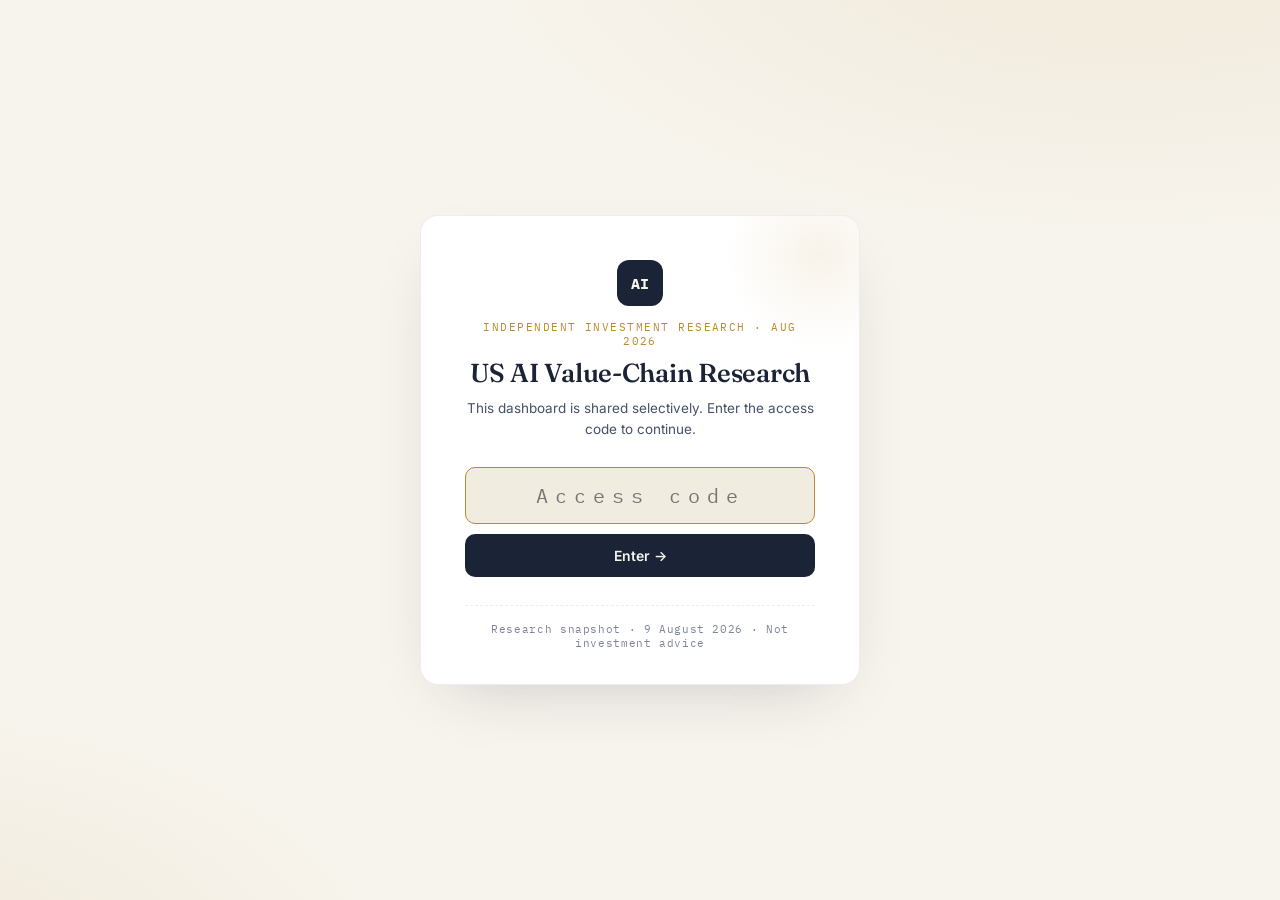
<file: index.html>
<!DOCTYPE html>
<html lang="en">
<head>
<meta charset="UTF-8">
<meta name="viewport" content="width=device-width, initial-scale=1.0">
<title>US AI Value Chain Investment Research (August 2026)</title>
<meta name="description" content="A research dashboard helping individual investors analyse US AI companies and identify investment opportunities and risks">
<meta name="theme-color" content="#F7F4ED" media="(prefers-color-scheme: light)">
<meta name="theme-color" content="#0B0F17" media="(prefers-color-scheme: dark)">
<script>
/* access gate — soft check (see gate.html); skipped in private browsing.
   The intended deep link is stashed so the gate restores it after unlock. */
try {
  if (sessionStorage.getItem("ai1-gate") !== "open") {
    sessionStorage.setItem("ai1-return", location.hash || "");
    location.replace("gate.html");
  }
} catch (e) { /* private browsing */ }
</script>
<script>
/* theme boot — pitchbook (light) by default, terminal (dark) on toggle */
(function () {
  var t = null;
  try { t = localStorage.getItem("ai1-theme"); } catch (e) { /* private mode */ }
  document.documentElement.setAttribute("data-theme", t === "dark" ? "dark" : "light");
})();
</script>
<link rel="preconnect" href="https://fonts.googleapis.com">
<link rel="preconnect" href="https://fonts.gstatic.com" crossorigin>
<link href="https://fonts.googleapis.com/css2?family=Fraunces:opsz,wght@9..144,500;9..144,600&family=Inter:wght@400;500;600;700&family=IBM+Plex+Mono:wght@400;500;600&display=swap" rel="stylesheet">





<style>
/* ==== css/tokens.css ==== */
/* ============================================================
   AI Research Terminal — Design Tokens
   Light: pitchbook (default) · Dark: terminal
   Matches the design language of the resume site
   ============================================================ */
:root {
  color-scheme: light;

  /* Surfaces */
  --bg:          #F7F4ED;
  --panel:       #FFFFFF;
  --panel-2:     #FFFFFF;
  --panel-3:     #F0ECDF;
  --border:      rgba(27,35,55,.14);
  --border-soft: rgba(27,35,55,.08);

  /* Text */
  --text:        #1B2337;
  --text-2:      #46506A;
  --muted:       #5B6474;
  --faint:       #7C8498;

  /* Accents */
  --accent:      #B98A2F;
  --accent-dim:  rgba(185,138,47,.14);
  --data:        #2E6CB4;
  --pos:         #1F8A4E;
  --neg:         #C94548;
  --warn:        #B07A1C;
  --glow:        rgba(185,138,47,.10);

  /* Tier colors */
  --tier-1: #B98A2F;
  --tier-2: #5E7A99;
  --tier-3: #7A8494;

  /* Category colors (Top-20 categories) */
  --cat-infra:      #2E6CB4;
  --cat-platform:   #B98A2F;
  --cat-apps:       #1F8A4E;
  --cat-disruptors: #C94548;

  /* Exposure */
  --exp-high:  #C94548;
  --exp-med:   #B07A1C;
  --exp-low:   #5B6474;

  /* Type */
  --font-ui:  "Inter", -apple-system, BlinkMacSystemFont, "Segoe UI", Roboto, "Helvetica Neue", Arial, sans-serif;
  --font-display: "Fraunces", Georgia, "Times New Roman", serif;
  --font-data: "IBM Plex Mono", ui-monospace, SFMono-Regular, "SF Mono", Menlo, Consolas, monospace;

  /* Spacing */
  --sp-1: 4px;  --sp-2: 8px;  --sp-3: 12px; --sp-4: 16px;
  --sp-5: 24px; --sp-6: 32px; --sp-7: 48px;

  /* Radii */
  --r-sm: 4px; --r-md: 8px; --r-lg: 14px;

  /* Misc */
  --shadow: 0 12px 32px rgba(27,35,55,.12);
  --sidebar-w: 236px;
  --topbar-h: 52px;
}

:root[data-theme="dark"] {
  color-scheme: dark;

  --bg:          #0B0F17;
  --panel:       #111722;
  --panel-2:     #161E2B;
  --panel-3:     #1B2534;
  --border:      #1F2937;
  --border-soft: #182130;

  --text:        #E6E9EF;
  --text-2:      #B8C0CE;
  --muted:       #8A93A6;
  --faint:       #5B6474;

  --accent:      #D4A94E;
  --accent-dim:  rgba(212,169,78,.14);
  --data:        #4DA3FF;
  --pos:         #34C77B;
  --neg:         #E5484D;
  --warn:        #E8A33D;
  --glow:        rgba(212,169,78,.10);

  --tier-1: #D4A94E;
  --tier-2: #9FB4CC;
  --tier-3: #7A8494;

  --cat-infra:      #4DA3FF;
  --cat-platform:   #D4A94E;
  --cat-apps:       #34C77B;
  --cat-disruptors: #E5484D;

  --exp-high:  #E5484D;
  --exp-med:   #E8A33D;
  --exp-low:   #8A93A6;

  --shadow: 0 8px 28px rgba(0,0,0,.45);
}

/* ==== css/layout.css ==== */
/* ============================================================
   Layout — shell, sidebar, topbar, content grid
   Pitchbook: cream paper, hairline borders, gold accents,
   Fraunces display headings (matches the resume site)
   ============================================================ */
* { box-sizing: border-box; }
html, body { margin: 0; padding: 0; }
body {
  background-color: var(--bg);
  background-image:
    radial-gradient(1100px 520px at 88% -8%, var(--glow), transparent 62%),
    radial-gradient(900px 460px at -10% 108%, var(--glow), transparent 60%);
  background-attachment: fixed;
  color: var(--text);
  font-family: var(--font-ui);
  font-size: 13.5px;
  line-height: 1.6;
  -webkit-font-smoothing: antialiased;
  text-rendering: optimizeLegibility;
  transition: background-color .3s cubic-bezier(.2,0,0,1), color .3s cubic-bezier(.2,0,0,1);
}
@media (max-width: 720px) { body { background-attachment: scroll; } }

.shell { display: flex; min-height: 100vh; }

/* ---------- Sidebar ---------- */
.sidebar {
  width: var(--sidebar-w);
  flex-shrink: 0;
  background: var(--panel);
  border-right: 1px solid var(--border-soft);
  display: flex;
  flex-direction: column;
  position: sticky;
  top: 0;
  height: 100vh;
  z-index: 40;
}
.sidebar__brand {
  display: flex; align-items: center; gap: 10px;
  padding: 18px 16px;
  border-bottom: 1px solid var(--border-soft);
}
.sidebar__brand-mark {
  width: 34px; height: 34px; border-radius: 9px;
  background: var(--text); color: var(--bg);
  display: flex; align-items: center; justify-content: center;
  font-weight: 700; font-size: 12px;
  font-family: var(--font-data); letter-spacing: .3px;
}
.sidebar__brand-text { display: flex; flex-direction: column; line-height: 1.3; }
.sidebar__brand-title { font-size: 13px; font-weight: 650; color: var(--text); letter-spacing: -.1px; }
.sidebar__brand-sub { font-size: 9.5px; color: var(--faint); text-transform: uppercase; letter-spacing: .8px; font-family: var(--font-data); }

.sidebar__nav { padding: 14px 10px; flex: 1; overflow-y: auto; }
.nav-item {
  display: flex; align-items: center; gap: 11px;
  padding: 9px 12px; margin-bottom: 4px;
  color: var(--text-2); text-decoration: none;
  border-radius: 8px; font-size: 13px; line-height: 1.3;
  border-left: 2px solid transparent;
  transition: background-color .15s cubic-bezier(.2,0,0,1), color .15s cubic-bezier(.2,0,0,1), border-color .15s cubic-bezier(.2,0,0,1);
}
.nav-item:hover { background: var(--panel-3); color: var(--text); }
.nav-item.active {
  background: var(--panel-3); color: var(--text);
  border-left-color: var(--accent); font-weight: 600;
}
.nav-item__icon {
  width: 18px; flex: none; text-align: center;
  color: var(--muted); font-size: 12px; line-height: 1;
  transition: color .15s cubic-bezier(.2,0,0,1);
}
.nav-item:hover .nav-item__icon, .nav-item.active .nav-item__icon { color: var(--accent); }

.sidebar__foot { padding: 14px 16px; border-top: 1px solid var(--border-soft); }
.sidebar__snapshot {
  font-family: var(--font-data); font-size: 9.5px; letter-spacing: .1em;
  text-transform: uppercase; color: var(--accent); margin-bottom: 8px; line-height: 1.5;
}
.sidebar__disclaimer { font-size: 10.5px; color: var(--faint); line-height: 1.6; }

.sidebar-backdrop { display: none; }

/* ---------- Main ---------- */
.main { flex: 1; min-width: 0; display: flex; flex-direction: column; }

.topbar {
  height: var(--topbar-h);
  display: flex; align-items: center; gap: 12px;
  padding: 0 20px;
  border-bottom: 1px solid var(--border-soft);
  background: color-mix(in srgb, var(--bg) 86%, transparent);
  backdrop-filter: blur(10px);
  -webkit-backdrop-filter: blur(10px);
  position: sticky; top: 0; z-index: 30;
}
.topbar__menu { display: none; background: none; border: none; color: var(--text); font-size: 16px; cursor: pointer; }

/* theme toggle — cross-faded sun/moon */
.topbar__theme {
  position: relative; width: 32px; height: 32px; padding: 0;
  display: grid; place-items: center;
  background: var(--panel); border: 1px solid var(--border);
  border-radius: var(--r-sm); color: var(--muted); cursor: pointer;
  transition: border-color .15s cubic-bezier(.2,0,0,1), color .15s cubic-bezier(.2,0,0,1);
}
.topbar__theme svg { position: absolute; width: 15px; height: 15px; transition: opacity .25s cubic-bezier(.2,0,0,1), scale .25s cubic-bezier(.2,0,0,1); }
.topbar__theme .icon-sun  { opacity: 1; scale: 1; }
.topbar__theme .icon-moon { opacity: 0; scale: .4; }
:root[data-theme="dark"] .topbar__theme .icon-sun  { opacity: 0; scale: .4; }
:root[data-theme="dark"] .topbar__theme .icon-moon { opacity: 1; scale: 1; }
.topbar__theme:hover { border-color: var(--accent); color: var(--accent); }

.breadcrumbs { display: flex; align-items: center; gap: 6px; font-size: 11.5px; color: var(--muted); overflow: hidden; white-space: nowrap; font-family: var(--font-data); }
.breadcrumbs a { color: var(--muted); text-decoration: none; }
.breadcrumbs a:hover { color: var(--accent); }
.breadcrumbs .sep { color: var(--faint); }
.breadcrumbs .crumb-current { color: var(--text); }

.topbar__meta { display: flex; align-items: center; gap: 10px; margin-left: auto; }
.freshness-chip {
  font-size: 10.5px; color: var(--muted); white-space: nowrap;
  background: var(--panel); border: 1px solid var(--border-soft);
  padding: 4px 10px; border-radius: 999px;
  font-family: var(--font-data);
}
.topbar__print { font-size: 11.5px; }
@media (max-width: 720px) { .freshness-chip { display: none; } }

.search { margin-left: 0; position: relative; width: 320px; max-width: 42vw; }
.search__input {
  width: 100%;
  background: var(--panel); border: 1px solid var(--border);
  border-radius: 8px; color: var(--text);
  padding: 7px 12px; font-size: 12.5px; font-family: var(--font-ui);
  outline: none;
  transition: border-color .15s cubic-bezier(.2,0,0,1);
}
.search__input:focus { border-color: var(--accent); }
.search__results {
  position: absolute; top: calc(100% + 6px); right: 0; width: 420px; max-width: 90vw;
  background: var(--panel); border: 1px solid var(--border);
  border-radius: var(--r-md); box-shadow: var(--shadow);
  max-height: 420px; overflow-y: auto; z-index: 60;
}
.search__group { padding: 6px 12px 2px; font-size: 10px; text-transform: uppercase; letter-spacing: .8px; color: var(--faint); font-family: var(--font-data); }
.search__row {
  display: block; padding: 7px 12px; text-decoration: none; color: var(--text);
  border-left: 2px solid transparent;
}
.search__row:hover, .search__row.active { background: var(--panel-3); border-left-color: var(--accent); }
.search__row .s-tick { color: var(--muted); font-family: var(--font-data); font-size: 11px; }
.search__row .s-func { color: var(--faint); font-size: 11.5px; }
.search__empty { padding: 14px; color: var(--muted); font-size: 12px; }

/* ---------- Content ---------- */
.content { flex: 1; padding: var(--sp-6) 32px 72px; max-width: 1400px; width: 100%; margin: 0 auto; }
.content__foot {
  padding: 14px 28px; border-top: 1px solid var(--border-soft);
  font-size: 11px; color: var(--faint);
  display: flex; justify-content: space-between; flex-wrap: wrap; gap: 8px;
  font-family: var(--font-data);
}

/* ---------- Page scaffolding ---------- */
.page-head { margin-bottom: var(--sp-6); }
.page-title {
  font-family: var(--font-display); font-weight: 560; font-size: 30px;
  line-height: 1.15; margin: 0 0 6px; letter-spacing: -.01em; text-wrap: balance;
}
.page-sub { color: var(--muted); font-size: 13.5px; max-width: 900px; }
.page-source {
  display: inline-block; margin-top: 10px; font-size: 10.5px; color: var(--faint);
  background: var(--panel); border: 1px solid var(--border-soft);
  padding: 4px 10px; border-radius: 999px;
  font-family: var(--font-data);
}

/* ---------- Section headers — gold dash + hairline rule (resume-site pattern) ---------- */
.section { margin-bottom: var(--sp-7); scroll-margin-top: calc(var(--topbar-h) + 14px); }
.section-title {
  display: flex; align-items: center; flex-wrap: wrap; gap: 10px;
  font-family: var(--font-data); font-size: 11px; font-weight: 600;
  color: var(--accent); text-transform: uppercase; letter-spacing: .12em;
  margin: 0 0 16px; padding-bottom: 10px;
  border-bottom: 1px solid var(--border-soft);
}
.section-title::before { content: ""; width: 22px; height: 1px; background: var(--accent); flex: none; }
.section-title .sec-count {
  margin-left: auto;
  color: var(--faint); font-size: 10px; font-weight: 400; letter-spacing: .08em;
  background: var(--panel); border: 1px solid var(--border-soft);
  padding: 1px 8px; border-radius: 999px;
}
.section-body { }

.grid { display: grid; gap: var(--sp-4); }
.grid-2 { grid-template-columns: repeat(2, 1fr); }
.grid-3 { grid-template-columns: repeat(3, 1fr); }
.grid-4 { grid-template-columns: repeat(4, 1fr); }
@media (max-width: 1200px) { .grid-4 { grid-template-columns: repeat(2, 1fr); } .grid-3 { grid-template-columns: repeat(2, 1fr); } }
@media (max-width: 860px) { .grid-2, .grid-3, .grid-4 { grid-template-columns: 1fr; } }

/* ---------- Responsive ---------- */
@media (max-width: 960px) {
  .sidebar {
    position: fixed; left: 0; top: 0; transform: translateX(-100%);
    transition: transform .18s ease; height: 100vh;
  }
  .sidebar.open { transform: translateX(0); box-shadow: var(--shadow); }
  .sidebar-backdrop { display: block; position: fixed; inset: 0; background: rgba(0,0,0,.5); z-index: 35; }
  .sidebar-backdrop.hidden { display: none; }
  .topbar__menu { display: block; }
  .content { padding: var(--sp-4) 16px 48px; }
  .page-title { font-size: 24px; }
}

/* Table overflow on small screens */
.table-wrap { overflow-x: auto; }

/* ==== css/components.css ==== */
/* ============================================================
   Components — cards, tables, badges, panels, forms
   Pitchbook: white cards on cream, hairline borders, gold accents,
   IBM Plex Mono for data, Fraunces for card titles
   ============================================================ */

/* ---------- Research cards ---------- */
.card {
  background: var(--panel);
  border: 1px solid var(--border-soft);
  border-radius: 14px;
  padding: 20px;
  overflow-x: auto; /* wide tables scroll inside the card instead of widening the page */
  transition: border-color .18s cubic-bezier(.2,0,0,1), box-shadow .18s cubic-bezier(.2,0,0,1), transform .18s cubic-bezier(.2,0,0,1);
}
.card--clickable { cursor: pointer; }
.card--clickable:hover { border-color: var(--accent); transform: translateY(-1px); box-shadow: 0 14px 30px -18px rgba(185,138,47,.35); }
.card__title {
  font-family: var(--font-display); font-weight: 560; font-size: 15.5px;
  margin: 0 0 6px; color: var(--text); letter-spacing: -.01em;
  display: flex; align-items: center; gap: 8px; flex-wrap: wrap;
}
.card__sub { font-size: 11px; color: var(--faint); font-family: var(--font-data); margin-bottom: 10px; }
.card__body { font-size: 13px; color: var(--text-2); line-height: 1.6; }
.card__body p { margin: 0 0 8px; }
.card__body p:last-child { margin-bottom: 0; }
.card__body ul, .card__body ol { margin: 8px 0; padding-left: 20px; }
.card__body li { margin-bottom: 5px; }
.card__body li:last-child { margin-bottom: 0; }
.card__body li b { color: var(--text); font-weight: 600; }
.card__body a { color: var(--data); }
.card__body a:hover { text-decoration: underline; }
.card__src {
  font-size: 10.5px; color: var(--faint); margin-top: 12px;
  padding-top: 10px; border-top: 1px dashed var(--border-soft);
  font-family: var(--font-data);
}
.card__rank {
  width: 22px; height: 22px; border-radius: 50%;
  background: var(--accent-dim); color: var(--accent);
  font-size: 11px; font-weight: 700; font-family: var(--font-data);
  display: inline-flex; align-items: center; justify-content: center; flex-shrink: 0;
}

/* ---------- Badges ---------- */
.badge {
  display: inline-flex; align-items: center; gap: 4px;
  padding: 2px 8px; border-radius: 5px;
  font-size: 10px; font-weight: 600; letter-spacing: .06em;
  text-transform: uppercase; border: 1px solid transparent; white-space: nowrap;
  font-family: var(--font-data);
}
.badge--tier1 { color: var(--tier-1); border-color: var(--tier-1); background: var(--accent-dim); }
.badge--tier2 { color: var(--tier-2); border-color: var(--tier-2); background: rgba(159,180,204,.12); }
.badge--tier3 { color: var(--tier-3); border-color: var(--tier-3); background: rgba(122,132,148,.12); }
.badge--cat-infra      { color: var(--cat-infra); border-color: var(--cat-infra); background: rgba(77,163,255,.1); }
.badge--cat-platform   { color: var(--cat-platform); border-color: var(--cat-platform); background: rgba(212,169,78,.12); }
.badge--cat-apps       { color: var(--cat-apps); border-color: var(--cat-apps); background: rgba(52,199,123,.1); }
.badge--cat-disruptors { color: var(--cat-disruptors); border-color: var(--cat-disruptors); background: rgba(229,72,77,.1); }
.badge--exp-high { color: var(--exp-high); border-color: var(--exp-high); background: rgba(229,72,77,.1); }
.badge--exp-med  { color: var(--exp-med); border-color: var(--exp-med); background: rgba(232,163,61,.12); }
.badge--exp-low  { color: var(--exp-low); border-color: var(--exp-low); background: rgba(138,147,166,.12); }
.badge--pvt { color: var(--muted); border-color: var(--border); background: var(--panel-3); }
.badge--pub { color: var(--data); border-color: var(--data); background: rgba(77,163,255,.1); }
.badge--up { color: var(--pos); }
.badge--down { color: var(--neg); }
.badge--flat { color: var(--muted); }
.chip {
  display: inline-block; padding: 2px 9px; border-radius: 999px;
  background: var(--panel-3); border: 1px solid var(--border-soft);
  color: var(--text-2); font-size: 11px; text-decoration: none;
  font-family: var(--font-data);
  transition: border-color .15s cubic-bezier(.2,0,0,1), color .15s cubic-bezier(.2,0,0,1);
}
.chip:hover { border-color: var(--accent); color: var(--accent); }

/* ---------- Company card ---------- */
.company-card {
  background: var(--panel); border: 1px solid var(--border-soft);
  border-radius: 14px; padding: 16px;
  display: flex; flex-direction: column; gap: 8px;
  text-decoration: none; color: inherit;
  transition: border-color .18s cubic-bezier(.2,0,0,1), box-shadow .18s cubic-bezier(.2,0,0,1), transform .18s cubic-bezier(.2,0,0,1);
}
.company-card:hover { border-color: var(--accent); transform: translateY(-1px); box-shadow: 0 14px 30px -18px rgba(185,138,47,.35); }
.company-card__head { display: flex; align-items: baseline; gap: 8px; }
.company-card__name { font-family: var(--font-display); font-weight: 560; font-size: 15.5px; color: var(--text); letter-spacing: -.01em; }
.company-card__ticker { font-family: var(--font-data); font-size: 11px; color: var(--faint); }
.company-card__meta { font-size: 11px; color: var(--muted); display: flex; gap: 6px; flex-wrap: wrap; align-items: center; }
.company-card__role { font-size: 12.5px; color: var(--text-2); flex: 1; line-height: 1.55; }
.company-card__foot { display: flex; justify-content: space-between; align-items: center; font-size: 11px; color: var(--faint); font-family: var(--font-data); }
.score-dots { display: inline-flex; gap: 2px; align-items: center; }
.score-dots i { width: 6px; height: 6px; border-radius: 50%; background: var(--border); }
.score-dots i.on { background: var(--accent); }
.score-dots i.on--data { background: var(--data); }
.score-label { font-size: 10px; color: var(--faint); text-transform: uppercase; letter-spacing: .5px; margin-right: 4px; font-family: var(--font-data); }

/* ---------- Profile view ---------- */
.profile-head { display: flex; flex-wrap: wrap; align-items: center; gap: 12px; margin-bottom: 10px; }
.profile-head__name { font-family: var(--font-display); font-weight: 560; font-size: 30px; letter-spacing: -.01em; margin: 0; }
.profile-head__ticker { font-family: var(--font-data); color: var(--muted); font-size: 14px; }
.profile-head__meta { display: flex; gap: 8px; flex-wrap: wrap; margin-top: 6px; }
.profile-meta-line { font-size: 12.5px; color: var(--text-2); font-family: var(--font-data); }
.profile-meta-line b { color: var(--text); font-weight: 600; }
.profile-links { display: flex; gap: 6px; flex-wrap: wrap; align-items: center; margin: 10px 0 4px; }
.profile-links__label { font-family: var(--font-data); font-size: 9.5px; letter-spacing: .12em; text-transform: uppercase; color: var(--faint); }
.section-panel {
  background: var(--panel); border: 1px solid var(--border-soft);
  border-radius: 14px; margin-bottom: 10px;
  transition: border-color .18s cubic-bezier(.2,0,0,1);
}
.section-panel__head {
  padding: 13px 18px; cursor: pointer; display: flex; align-items: center; gap: 10px;
  font-size: 13.5px; font-weight: 650; user-select: none;
  font-family: var(--font-display); letter-spacing: -.01em;
  border-bottom: 1px solid transparent;
  transition: background-color .15s cubic-bezier(.2,0,0,1);
}
.section-panel__head .chev { margin-left: auto; color: var(--accent); transition: transform .15s ease; font-size: 10px; }
.section-panel.closed .section-panel__head .chev { transform: rotate(-90deg); }
.section-panel.closed .section-panel__head { border-bottom-color: transparent; }
.section-panel:not(.closed) .section-panel__head { border-bottom-color: var(--border-soft); }
.section-panel__head:hover { background: var(--panel-3); }
.section-panel__body { padding: 14px 18px; font-size: 13px; color: var(--text-2); line-height: 1.6; }
.section-panel.closed .section-panel__body { display: none; }
.field-row { display: flex; gap: 16px; padding: 7px 0; border-bottom: 1px dashed var(--border-soft); }
.field-row:last-child { border-bottom: none; }
.field-row__label {
  width: 160px; flex-shrink: 0; font-size: 10px; color: var(--faint);
  text-transform: uppercase; letter-spacing: .6px; padding-top: 3px;
  font-family: var(--font-data);
}
.field-row__value { flex: 1; }
@media (max-width: 720px) {
  .field-row { flex-direction: column; gap: 2px; }
  .field-row__label { width: auto; }
}

.bull-bear { display: grid; grid-template-columns: 1fr 1fr; gap: 14px; }
@media (max-width: 720px) { .bull-bear { grid-template-columns: 1fr; } }
.bull, .bear {
  border-radius: 10px; padding: 12px 14px;
  background: var(--panel-3);
}
.bull { border-left: 3px solid var(--pos); }
.bear { border-left: 3px solid var(--neg); }
.bull h4 { margin: 0 0 6px; color: var(--pos); font-size: 11px; letter-spacing: .1em; font-family: var(--font-data); }
.bear h4 { margin: 0 0 6px; color: var(--neg); font-size: 11px; letter-spacing: .1em; font-family: var(--font-data); }
.bull p, .bear p { margin: 0; }

/* ---------- Tables ---------- */
table.rt { width: 100%; border-collapse: collapse; font-size: 12.5px; }
.rt th {
  text-align: left; font-size: 10px; text-transform: uppercase; letter-spacing: .7px;
  color: var(--muted); font-weight: 600; padding: 9px 10px;
  border-bottom: 1px solid var(--border); white-space: nowrap;
  font-family: var(--font-data);
}
.rt th.sortable { cursor: pointer; user-select: none; }
.rt th.sortable:hover { color: var(--accent); }
.rt th .sort-arrow { color: var(--accent); font-size: 10px; margin-left: 3px; }
.rt td { padding: 9px 10px; border-bottom: 1px solid var(--border-soft); vertical-align: top; }
.rt tbody tr:last-child td { border-bottom: none; }
.rt tbody tr { transition: background-color .15s cubic-bezier(.2,0,0,1); }
.rt tbody tr:hover { background: color-mix(in srgb, var(--accent) 5%, transparent); }
.rt .num { font-family: var(--font-data); font-variant-numeric: tabular-nums; white-space: nowrap; }
.rt .center { text-align: center; }
.rt tr.selected td { background: var(--accent-dim); }
.rt a { color: var(--data); text-decoration: none; }
.rt a:hover { text-decoration: underline; }
.rt .cell-wide { min-width: 220px; }
.rt td b { color: var(--text); font-weight: 600; }
.score-cell { font-family: var(--font-data); font-weight: 700; font-size: 12.5px; }
.score-5 { color: var(--pos); } .score-4 { color: var(--pos); }
.score-3 { color: var(--warn); } .score-2 { color: var(--neg); } .score-1 { color: var(--neg); }

/* ---------- Filter bar ---------- */
.filterbar { display: flex; flex-wrap: wrap; gap: 10px; align-items: center; margin-bottom: 16px; }
.filter-group { display: flex; align-items: center; gap: 6px; }
.filter-group label { font-size: 10px; text-transform: uppercase; letter-spacing: .6px; color: var(--faint); font-family: var(--font-data); }
select.fsel, .search-mini {
  background: var(--panel); border: 1px solid var(--border); color: var(--text);
  border-radius: 8px; padding: 6px 10px; font-size: 12px; font-family: var(--font-ui);
  outline: none;
  transition: border-color .15s cubic-bezier(.2,0,0,1);
}
select.fsel:focus, .search-mini:focus { border-color: var(--accent); }
button.btn {
  background: var(--panel); border: 1px solid var(--border); color: var(--text-2);
  border-radius: 8px; padding: 6px 14px; font-size: 12px; font-weight: 600;
  cursor: pointer; font-family: var(--font-ui);
  transition: border-color .15s cubic-bezier(.2,0,0,1), color .15s cubic-bezier(.2,0,0,1), background-color .15s cubic-bezier(.2,0,0,1);
}
button.btn:hover { border-color: var(--accent); color: var(--accent); }
button.btn.active { background: var(--accent-dim); border-color: var(--accent); color: var(--accent); }
.filterbar .spacer { flex: 1; }
.cmp { display: inline-flex; align-items: center; gap: 5px; font-size: 11px; color: var(--muted); cursor: pointer; font-family: var(--font-data); }

/* ---------- Comparison ---------- */
.compare-panel { background: var(--panel); border: 1px solid var(--border-soft); border-radius: 14px; padding: 18px; margin-top: 20px; overflow-x: auto; }
.compare-grid { display: grid; grid-template-columns: 170px repeat(auto-fit, minmax(180px, 1fr)); gap: 0; }
.compare-grid .cg-head {
  font-size: 10px; text-transform: uppercase; letter-spacing: .7px; color: var(--faint);
  padding: 9px 10px; border-bottom: 1px solid var(--border);
  font-family: var(--font-data);
}
.compare-grid .cg-cell { padding: 9px 10px; font-size: 12.5px; border-bottom: 1px solid var(--border-soft); color: var(--text-2); }
.compare-grid .cg-cell:last-child { }
.compare-grid .cg-cell strong { color: var(--text); }
.compare-grid .cg-company { font-weight: 650; color: var(--text); }

/* ---------- Accordion ---------- */
.accordion-item {
  background: var(--panel); border: 1px solid var(--border-soft);
  border-radius: 12px; margin-bottom: 8px;
  transition: border-color .15s cubic-bezier(.2,0,0,1);
}
.accordion-item:hover { border-color: var(--border); }
.accordion-item__head { padding: 12px 16px; cursor: pointer; display: flex; gap: 10px; align-items: baseline; font-size: 13px; font-weight: 600; }
.accordion-item__head:hover { color: var(--accent); }
.accordion-item__head .chev { color: var(--accent); font-size: 9px; transition: transform .15s ease; }
.accordion-item.open .accordion-item__head .chev { transform: rotate(90deg); }
.accordion-item__body { display: none; padding: 2px 16px 14px; font-size: 13px; color: var(--text-2); line-height: 1.6; }
.accordion-item.open .accordion-item__body { display: block; }

/* ---------- Misc ---------- */
.callout {
  background: var(--panel-3); border: 1px solid var(--border-soft);
  border-left: 3px solid var(--accent); border-radius: 12px;
  padding: 16px 18px; margin-bottom: 16px; font-size: 13px; color: var(--text-2); line-height: 1.6;
}
.callout--warn { border-left-color: var(--warn); }
.callout--danger { border-left-color: var(--neg); }
.callout h4 { margin: 0 0 6px; color: var(--text); font-size: 14px; font-family: var(--font-display); font-weight: 560; }
.callout p { margin: 0 0 6px; }
.callout p:last-child { margin-bottom: 0; }
.callout b { color: var(--text); font-weight: 600; }
.kv { display: flex; gap: 8px; padding: 3px 0; font-size: 12.5px; }
.kv b { color: var(--text); width: 190px; flex-shrink: 0; font-weight: 600; }
.kv span { color: var(--text-2); }
.legend { display: flex; flex-wrap: wrap; gap: 14px; font-size: 11px; color: var(--muted); margin: 10px 0; font-family: var(--font-data); }
.legend i { display: inline-block; width: 10px; height: 10px; border-radius: 2px; margin-right: 5px; vertical-align: -1px; }
.legend .ln { height: 0; border-top: 2px solid; width: 16px; margin-right: 5px; display: inline-block; vertical-align: 3px; }
.legend-item { display: inline-flex; align-items: center; }
.pager-note { font-size: 11px; color: var(--faint); margin-top: 8px; font-family: var(--font-data); }

/* Empty state */
.empty { padding: 30px; text-align: center; color: var(--muted); font-size: 12.5px; }

/* ---------- Objective/subjective labels & view mode ---------- */
.badge--lbl { font-family: var(--font-data); font-size: 9.5px; letter-spacing: .5px; background: transparent; }
.badge--fact    { color: var(--pos); border-color: var(--pos); background: rgba(52,199,123,.08); }
.badge--data    { color: var(--data); border-color: var(--data); background: rgba(77,163,255,.08); }
.badge--estimate{ color: var(--warn); border-color: var(--warn); background: rgba(232,163,61,.1); }
.badge--view    { color: #9A6FC4; border-color: #9A6FC4; background: rgba(180,140,224,.1); }
.badge--risk    { color: var(--neg); border-color: var(--neg); background: rgba(229,72,77,.08); }

.mode-toggle { display: flex; align-items: center; gap: 6px; flex-wrap: wrap; margin: 0 0 14px; }
.mode-toggle__label { font-size: 10px; text-transform: uppercase; letter-spacing: .6px; color: var(--faint); font-family: var(--font-data); }
.mode-toggle__hint { font-size: 11px; color: var(--faint); margin-left: 6px; }

/* ---------- Editorial blocks (summary page) ---------- */

.findings { display: flex; flex-direction: column; gap: 10px; }
.finding {
  background: var(--panel); border: 1px solid var(--border-soft); border-radius: 12px;
  padding: 16px 18px;
  display: flex; gap: 16px; align-items: flex-start;
}
.finding__num {
  flex: none; width: 30px; height: 30px; border-radius: 50%;
  background: var(--accent-dim); color: var(--accent);
  font-family: var(--font-display); font-size: 15px; font-weight: 560;
  display: flex; align-items: center; justify-content: center;
}
.finding__body { flex: 1; font-size: 13.5px; color: var(--text-2); line-height: 1.65; }
.finding__src { font-family: var(--font-data); font-size: 10.5px; color: var(--faint); margin-top: 8px; }
.finding__link {
  display: inline-block; margin-top: 8px;
  font-family: var(--font-data); font-size: 11px; color: var(--accent);
  text-decoration: none;
}
.finding__link:hover { text-decoration: underline; }
@media (max-width: 720px) { .finding { flex-direction: column; gap: 8px; } }

.view-links { display: grid; grid-template-columns: repeat(auto-fit, minmax(210px, 1fr)); gap: 12px; }
.view-link {
  display: flex; flex-direction: column; gap: 4px;
  background: var(--panel); border: 1px solid var(--border-soft); border-radius: 12px;
  padding: 16px 18px; text-decoration: none; color: inherit;
  transition: border-color .15s cubic-bezier(.2,0,0,1), transform .15s cubic-bezier(.2,0,0,1);
}
.view-link:hover { border-color: var(--accent); transform: translateY(-1px); }
.view-link b { font-family: var(--font-display); font-weight: 560; font-size: 14.5px; color: var(--text); }
.view-link span { font-size: 12.5px; color: var(--muted); line-height: 1.55; }
.view-link em { font-style: normal; font-family: var(--font-data); font-size: 10.5px; color: var(--accent); }

/* ---------- Reading guide (ranking) ---------- */
.guide { background: var(--panel-3); border: 1px solid var(--border-soft); border-radius: 12px; padding: 16px 18px; font-size: 13px; color: var(--text-2); line-height: 1.65; }
.guide p { margin: 0 0 6px; }
.guide p:last-child { margin-bottom: 0; }
.guide b { color: var(--text); font-weight: 600; }
.guide ul { margin: 6px 0; padding-left: 18px; }

/* ---------- Tier groups (collapsible) ---------- */
.tier-group { background: var(--panel); border: 1px solid var(--border-soft); border-radius: 12px; margin-bottom: 10px; }
.tier-group > summary {
  list-style: none; cursor: pointer;
  display: flex; align-items: center; gap: 12px; flex-wrap: wrap;
  padding: 13px 18px; font-size: 13.5px; font-weight: 650; color: var(--text);
  transition: background-color .15s cubic-bezier(.2,0,0,1);
}
.tier-group > summary::-webkit-details-marker { display: none; }
.tier-group > summary::before { content: "+"; font-family: var(--font-data); color: var(--accent); width: 14px; text-align: center; transition: transform .2s cubic-bezier(.2,0,0,1); }
.tier-group[open] > summary::before { transform: rotate(45deg); }
.tier-group > summary:hover { background: var(--panel-3); }
.tier-group__name { color: var(--text-2); font-weight: 500; font-size: 13px; }
.tier-group__count { margin-left: auto; font-family: var(--font-data); font-size: 10.5px; color: var(--faint); }
.tier-group__body { padding: 0 18px 16px; overflow-x: auto; }

/* ---------- At-a-glance strip (supply chain) ---------- */
.glance { display: grid; grid-template-columns: repeat(3, 1fr); gap: 12px; }
@media (max-width: 860px) { .glance { grid-template-columns: 1fr; } }
.glance-card {
  background: var(--panel); border: 1px solid var(--border-soft); border-radius: 12px;
  padding: 16px 18px; display: flex; flex-direction: column; gap: 6px;
}
.glance-card__label { font-family: var(--font-data); font-size: 10px; letter-spacing: .12em; text-transform: uppercase; color: var(--accent); }
.glance-card p { margin: 0; font-size: 13px; color: var(--text-2); line-height: 1.6; }
.glance-card p b { color: var(--text); font-weight: 600; }
.glance-card a { font-family: var(--font-data); font-size: 11px; color: var(--accent); text-decoration: none; margin-top: auto; }
.glance-card a:hover { text-decoration: underline; }

/* ---------- Company database table ---------- */
.ct-ticker { font-family: var(--font-data); font-size: 10.5px; color: var(--faint); margin-left: 6px; }
.ct-na { color: var(--faint); font-family: var(--font-data); font-size: 11px; }
.company-row { cursor: pointer; }
.hide-sm {}
@media (max-width: 720px) { .hide-sm { display: none; } }

/* ---------- Part headers (themes) ---------- */
.part { margin-top: var(--sp-7); }
.part__title {
  font-family: var(--font-display); font-weight: 560; font-size: 19px;
  color: var(--text); letter-spacing: -.01em;
  display: flex; align-items: center; gap: 10px; margin-bottom: 4px;
}
.part__title::before { content: ""; width: 22px; height: 2px; background: var(--accent); flex: none; }
.part__intro { font-size: 12.5px; color: var(--muted); margin: 0 0 16px; max-width: 80ch; }

/* ---------- On-this-page index (themes) ---------- */
.index-card { background: var(--panel); border: 1px solid var(--border-soft); border-radius: 12px; padding: 16px 18px; margin-bottom: var(--sp-6); }
.index-card__label { font-family: var(--font-data); font-size: 10px; letter-spacing: .12em; text-transform: uppercase; color: var(--accent); margin-bottom: 10px; }
.index-card__grid { display: grid; grid-template-columns: repeat(auto-fit, minmax(240px, 1fr)); gap: 14px; }
.index-card__group { display: flex; flex-direction: column; gap: 2px; }
.index-card__group b { font-size: 11px; color: var(--text); font-weight: 650; text-transform: uppercase; letter-spacing: .06em; font-family: var(--font-data); margin-bottom: 4px; }
.index-card__link { font-size: 12.5px; color: var(--muted); text-decoration: none; padding: 2px 0; transition: color .15s cubic-bezier(.2,0,0,1); }
.index-card__link:hover { color: var(--accent); }

/* ---------- Featured research card (home hero) ---------- */
.hero-card {
  position: relative; overflow: hidden;
  background: var(--panel); border: 1px solid var(--border-soft);
  border-radius: 16px; padding: 32px; margin-bottom: var(--sp-7);
}
.hero-card::before {
  content: ""; position: absolute; top: -48px; right: -48px; width: 170px; height: 170px;
  background: radial-gradient(circle, var(--glow) 0%, transparent 70%);
  pointer-events: none;
}
.hero-card__sub {
  font-family: var(--font-data); font-size: 11px; letter-spacing: .14em;
  text-transform: uppercase; color: var(--accent); margin-bottom: 12px;
}
.hero-card h2 {
  font-family: var(--font-display); font-weight: 560; font-size: 32px;
  line-height: 1.15; margin: 0 0 10px; letter-spacing: -.01em; color: var(--text);
  text-wrap: balance;
}
.hero-card__intro { font-size: 14px; color: var(--text-2); max-width: 72ch; margin: 0 0 22px; }
.hero-stats {
  display: grid; grid-template-columns: repeat(auto-fit, minmax(140px, 1fr));
  gap: 10px; margin: 0 0 18px;
}
.hero-stat {
  display: flex; flex-direction: column; align-items: flex-start; gap: 3px;
  background: var(--panel-3); border: 1px solid var(--border-soft);
  border-radius: 12px; padding: 13px 16px;
}
.hero-stat b {
  font-family: var(--font-data); font-size: 24px; font-weight: 600; line-height: 1.1;
  color: var(--accent); font-variant-numeric: tabular-nums; letter-spacing: -.01em;
}
.hero-stat span { font-size: 11px; color: var(--muted); font-family: var(--font-data); }
.hero-deliver { display: grid; grid-template-columns: repeat(3, 1fr); gap: 10px; margin: 0 0 10px; }
.hero-blocks { display: flex; flex-direction: column; gap: 10px; }
.hero-block {
  padding: 13px 16px; font-size: 13px; color: var(--text-2); line-height: 1.6;
  background: var(--panel-3); border: 1px solid var(--border-soft); border-radius: 12px;
}
.hero-block > b:first-child {
  display: inline-block; margin-right: 8px; padding: 2px 9px;
  background: var(--accent-dim); border: 1px solid var(--accent);
  border-radius: 6px; font-family: var(--font-data); font-weight: 600;
  font-size: 10px; letter-spacing: .1em; text-transform: uppercase; color: var(--accent);
}
.hero-block strong { color: var(--text); font-weight: 600; }
@media (max-width: 860px) { .hero-deliver { grid-template-columns: 1fr; } }
@media (max-width: 720px) {
  .hero-card { padding: 22px 18px; }
  .hero-card h2 { font-size: 25px; }
}

/* ==== css/charts.css ==== */
/* ============================================================
   Charts — SVG visualisation styling
   ============================================================ */
.chart-box {
  background: var(--panel); border: 1px solid var(--border-soft);
  border-radius: 14px; padding: 20px; margin-bottom: 16px;
}
.chart-box__title { font-family: var(--font-display); font-weight: 560; font-size: 15.5px; letter-spacing: -.01em; margin: 0 0 3px; color: var(--text); }
.chart-box__sub { font-size: 12px; color: var(--muted); margin-bottom: 12px; }
.chart-box__src {
  font-size: 10.5px; color: var(--faint); margin-top: 10px;
  padding-top: 10px; border-top: 1px dashed var(--border-soft);
  font-family: var(--font-data);
}

svg.chart text { font-family: var(--font-ui); fill: var(--text-2); }
svg.chart .label-faint { fill: var(--faint); font-size: 10.5px; font-family: var(--font-data); }
svg.chart .label-muted { fill: var(--muted); font-size: 11px; }
svg.chart .label-main { fill: var(--text); font-size: 12px; font-weight: 600; }

/* Value chain flow (home) + supply-chain diagram */
.chain-flow { width: 100%; }
.chain-flow .node-box { fill: var(--panel); stroke: var(--border); rx: 8; }
.chain-flow .node-box.hl { stroke: var(--accent); stroke-width: 1.6; }
.chain-flow .node-text { fill: var(--text); font-size: 12.5px; font-weight: 600; text-anchor: middle; }
.chain-flow .node-sub { fill: var(--faint); font-size: 9.5px; text-anchor: middle; letter-spacing: .4px; text-transform: uppercase; font-family: var(--font-data); }
.chain-flow .edge-arrow { stroke: var(--muted); stroke-width: 1.4; marker-end: url(#arrowhead); }

/* Ecosystem graph */
.ecosystem-graph { width: 100%; }
.ecosystem-graph .node rect { rx: 6; }
.ecosystem-graph .node text { font-size: 11.5px; font-weight: 600; fill: var(--text); }
.ecosystem-graph .node .node-sub { font-size: 8.5px; fill: var(--faint); text-transform: uppercase; letter-spacing: .3px; font-family: var(--font-data); }
.ecosystem-graph .edge { stroke-width: 1.3; }
.ecosystem-graph .edge:hover { stroke-width: 2.2; }
.ecosystem-graph .edge-label { font-size: 8px; fill: var(--faint); font-family: var(--font-data); }

/* Waterfall */
.wf-bar { fill: var(--data); opacity: .9; }
.wf-bar--neg { fill: var(--neg); }
.wf-bar--dim { fill: var(--panel-3); stroke: var(--border); }
.wf-label { font-size: 10.5px; fill: var(--muted); font-family: var(--font-data); }

/* Radar */
.radar-grid polygon { fill: none; stroke: var(--border); }
.radar-grid line { stroke: var(--border); }
.radar-axis { font-size: 9.5px; fill: var(--muted); font-family: var(--font-data); }
.radar-area { fill-opacity: .12; stroke-width: 1.8; }
.radar-dot { r: 2.5; }

/* Ecosystem graph v2 — toolbar & canvas */
.eco-toolbar {
  display: flex; flex-wrap: wrap; gap: 10px; align-items: center;
  margin-bottom: 12px; padding-bottom: 12px;
  border-bottom: 1px dashed var(--border-soft); /* controls visually separate from the canvas */
}
.eco-toolbar .eco-search { width: 240px; }
.eco-toolbar .btn { min-height: 30px; padding: 5px 12px; }
.eco-toggle {
  font-size: 11.5px; color: var(--muted);
  display: inline-flex; align-items: center; gap: 6px; cursor: pointer;
  font-family: var(--font-data); white-space: nowrap;
}
.eco-toggle input { accent-color: var(--accent); margin: 0; }
.eco-hint { font-size: 10.5px; color: var(--faint); margin-left: auto; font-family: var(--font-data); white-space: nowrap; }
.eco-canvas {
  overflow: hidden; border: 1px solid var(--border-soft);
  border-radius: 10px; background: var(--panel-3); cursor: grab;
}
@media (max-width: 900px) {
  .eco-toolbar .eco-search { width: 100%; }
  .eco-hint { flex-basis: 100%; margin-left: 0; }
}
.eco-canvas:active { cursor: grabbing; }
.ecosystem-graph .edge { pointer-events: none; }
.ecosystem-graph .node { pointer-events: all; }

/* Ecosystem split layout — graph left, company panel right */
.eco-split { display: grid; grid-template-columns: minmax(0, 1fr) 340px; gap: 16px; align-items: start; }
.eco-split .chart-box { margin-bottom: 0; }
.eco-detail {
  position: sticky; top: calc(var(--topbar-h) + 16px);
  max-height: calc(100vh - var(--topbar-h) - 32px);
  overflow-y: auto;
  background: var(--panel); border: 1px solid var(--border-soft);
  border-radius: 14px; padding: 16px;
}
@media (max-width: 1100px) {
  .eco-split { grid-template-columns: 1fr; }
  .eco-detail { position: static; max-height: none; }
}
.eco-panel__title { font-family: var(--font-display); font-weight: 560; font-size: 15.5px; letter-spacing: -.01em; color: var(--text); margin: 0 0 4px; }
.eco-panel__hint { font-size: 12px; color: var(--muted); margin: 0 0 10px; }
.eco-list { display: flex; flex-direction: column; gap: 2px; }
.eco-list__row {
  display: flex; justify-content: space-between; align-items: baseline; gap: 8px;
  width: 100%; text-align: left;
  background: none; border: none; border-radius: 8px;
  padding: 6px 10px; font-size: 12.5px; color: var(--text-2);
  cursor: pointer; font-family: var(--font-ui);
  transition: background-color .12s cubic-bezier(.2,0,0,1), color .12s cubic-bezier(.2,0,0,1);
}
.eco-list__row:hover { background: var(--panel-3); color: var(--text); }
.eco-list__row em { font-style: normal; font-family: var(--font-data); font-size: 10px; color: var(--faint); }
.eco-clear {
  margin-top: 10px; width: 100%;
  background: var(--panel-3); border: 1px solid var(--border-soft);
  border-radius: 8px; padding: 6px 10px; font-size: 11.5px; color: var(--muted);
  cursor: pointer; font-family: var(--font-data);
}
.eco-clear:hover { border-color: var(--accent); color: var(--accent); }

/* Tooltip */
.viz-tip {
  position: absolute; pointer-events: none; z-index: 50;
  background: var(--panel); border: 1px solid var(--accent);
  border-radius: 8px; padding: 9px 12px;
  font-size: 11.5px; color: var(--text); max-width: 260px;
  box-shadow: var(--shadow); white-space: normal;
}
.viz-tip b { display: block; margin-bottom: 3px; color: var(--accent); }
.viz-tip .tt-sub { color: var(--muted); font-size: 10.5px; font-family: var(--font-data); }

/* ==== css/print.css ==== */
/* ============================================================
   Print / PDF layout — institutional, light, content-only
   Triggered via window.print() (Print button in topbar)
   ============================================================ */
@media print {
  :root {
    --bg: #ffffff;
    --panel: #ffffff;
    --panel-2: #f4f6f9;
    --panel-3: #eef1f5;
    --border: #c9d1dc;
    --border-soft: #dde3ea;
    --text: #10151d;
    --text-2: #2b3442;
    --muted: #4b5565;
    --faint: #6b7484;
    --accent: #8a6d1f;
  }

  html, body { background: #fff !important; }

  .sidebar, .topbar__menu, .topbar__print, .freshness-chip, .search,
  .sidebar-backdrop, .viz-tip, .content__foot { display: none !important; }

  .sidebar { display: none; }
  .main { width: 100%; }
  .content { max-width: none; padding: 0 8mm; }

  /* Expand all collapsible panels */
  .section-panel.closed .section-panel__body { display: block !important; }
  .section-panel__head .chev { display: none; }
  .accordion-item__body { display: block !important; }
  .accordion-item__head .chev { display: none; }

  .section-panel, .card, .chart-box, .callout, .accordion-item, .hero-card {
    break-inside: avoid;
    page-break-inside: avoid;
    border-color: #c9d1dc !important;
  }
  .section { break-inside: auto; }

  /* Keep tables intact where possible */
  .rt th { background: #eef1f5 !important; color: #10151d !important; }
  .rt td, .rt th { border-color: #c9d1dc !important; }
  .table-wrap { overflow: visible !important; }

  /* Company cards print as plain blocks */
  .company-card { border: 1px solid #c9d1dc; break-inside: avoid; }

  a { color: #10151d !important; text-decoration: none; }
  .badge { border-color: #c9d1dc !important; color: #10151d !important; background: #eef1f5 !important; }

  /* SVG charts render with ink-friendly strokes */
  svg.chart { max-width: 100%; }
  svg.chart text { fill: #10151d !important; }
  svg.chart .node rect { fill: #f4f6f9 !important; stroke: #6b7484 !important; }
  svg.chart .edge { stroke: #6b7484 !important; }

  .page-title { font-size: 20pt; }
  .page-sub { font-size: 10pt; }
  .section-title { color: #10151d !important; }
  h1, h2, h3, h4 { page-break-after: avoid; }
}

</style></head>
<body>
<div class="shell">

  <!-- Sidebar -->
  <aside class="sidebar" id="sidebar">
    <div class="sidebar__brand">
      <div class="sidebar__brand-mark">AI</div>
      <div class="sidebar__brand-text">
        <span class="sidebar__brand-title">US AI Value Chain</span>
        <span class="sidebar__brand-sub">Independent Investment Research · Aug 2026</span>
      </div>
    </div>
    <nav class="sidebar__nav" aria-label="Primary">
      <a class="nav-item" href="#/home" data-route="home"><span class="nav-item__icon">◧</span>01 · Executive Summary</a>
      <a class="nav-item" href="#/companies" data-route="companies"><span class="nav-item__icon">▤</span>02 · Company Profiles</a>
      <a class="nav-item" href="#/ecosystem" data-route="ecosystem"><span class="nav-item__icon">✦</span>03 · Ecosystem Map</a>
      <a class="nav-item" href="#/ranking" data-route="ranking"><span class="nav-item__icon">≣</span>04 · Ranking Dashboard</a>
      <a class="nav-item" href="#/supply-chain" data-route="supply-chain"><span class="nav-item__icon">⇅</span>05 · Supply Chain</a>
      <a class="nav-item" href="#/themes" data-route="themes"><span class="nav-item__icon">◆</span>06 · Investment Themes</a>
    </nav>
    <div class="sidebar__foot">
      <div class="sidebar__snapshot">Research snapshot · 09 Aug 2026 · Not investment advice</div>
      <div class="sidebar__disclaimer">Source: US AI Industry Research series, August 2026. For research reference only — not investment advice.</div>
    </div>
  </aside>
  <div class="sidebar-backdrop" id="sidebarBackdrop"></div>

  <!-- Main -->
  <div class="main">
    <header class="topbar">
      <button class="topbar__menu" id="menuBtn" aria-label="Toggle navigation">☰</button>
      <nav class="breadcrumbs" id="breadcrumbs" aria-label="Breadcrumb"></nav>
      <div class="topbar__meta">
        <span class="freshness-chip" title="Static research snapshot — updated periodically through the research process, not live">🕒 Data as of: 2026-08-09</span>
        <button class="topbar__theme" id="themeToggle" role="switch" aria-checked="false" aria-label="Switch to dark mode" title="Toggle pitchbook / terminal">
          <svg class="icon-sun" viewBox="0 0 24 24" fill="none" stroke="currentColor" stroke-width="1.5" stroke-linecap="round" aria-hidden="true"><circle cx="12" cy="12" r="4.4"/><path d="M12 2.5v2.4M12 19.1v2.4M2.5 12h2.4M19.1 12h2.4M5 5l1.7 1.7M17.3 17.3 19 19M19 5l-1.7 1.7M6.7 17.3 5 19"/></svg>
          <svg class="icon-moon" viewBox="0 0 24 24" fill="none" stroke="currentColor" stroke-width="1.5" stroke-linecap="round" stroke-linejoin="round" aria-hidden="true"><path d="M20.4 13.6A8.5 8.5 0 1 1 10.4 3.6a7 7 0 0 0 10 10Z"/></svg>
        </button>
        <button class="btn topbar__print" id="printBtn" title="Print / save as PDF (print view)">Print</button>
      </div>
      <div class="search" id="searchBox">
        <input type="text" class="search__input" id="searchInput" placeholder="Search companies, themes, keywords…  ( / )" autocomplete="off">
        <div class="search__results" id="searchResults" hidden></div>
      </div>
    </header>
    <main class="content" id="main" tabindex="-1"></main>
    <footer class="content__foot" id="contentFoot">
      <span>US AI Value Chain Investment Research · compiled 9 August 2026 · all content transcribed from the 6-file Markdown research series</span>
      <span>Research snapshot: 9 August 2026 · Independent analysis · Not investment advice</span>
    </footer>
  </div>

</div>

<!-- All data, logic and styles are inlined below — single-file build. -->
<script>
/* ==== data/companies.js (inlined) ==== */
/* ============================================================
   Companies — research universe (67)
   Transcribed verbatim from:
   - US-AI-Industry-Research-DB-Aug-2026.md (universe, fields)
   - US-AI-Industry-Ranking-Aug-2026.md (tiers, trajectories)
   - US-AI-Top20-Investment-Profiles-Aug-2026.md (20 deep profiles)
   No content added or updated.
   ============================================================ */
window.AIDATA = window.AIDATA || {};

/* Category derivation: Top-20 companies keep their Top-20 category;
   all others map by DB layer (L1 infra, L2/L3 platform, L4 apps). */
const CAT = { 1: "infrastructure", 2: "platform", 3: "platform", 4: "applications" };

window.AIDATA.companies = [
/* ================= LAYER 1 — INFRASTRUCTURE ================= */
{
  slug: "nvidia", name: "NVIDIA", ticker: "NVDA", category: "infrastructure", layer: 1, tier: 1,
  status: "Public", hq: "Santa Clara CA", founded: 1993, marketCap: "~$5.42T",
  aiExposure: { level: "High", note: "~90% of revenue AI DC" },
  primaryFunction: "Merchant AI accelerators + rack systems",
  chainPosition: "Infra — Silicon (accelerators)",
  advantage: "CUDA moat + annual architecture cadence + rack integration",
  competitors: ["AMD", "Broadcom", "Marvell", "Google TPU", "Intel"],
  trajectory: "Stable",
  multiRole: { roles: ["AI accelerator silicon", "rack-scale systems", "networking/interconnect (NVLink, Spectrum-X)", "AI software (CUDA)"], primary: "AI accelerator silicon (the rest is defence of the core)" },
  scores: { importance: 5, quality: 5, growth: 4, moat: 5, attractiveness: 3 },
  profile: {
    overview: "Merchant AI accelerator + full-stack rack systems supplier; CUDA software ecosystem; the industry's compute layer. Largest S&P 500 company.",
    aiRole: "The bottleneck and the toll — every frontier lab and hyperscaler buys NVIDIA first; CUDA is the industry's programming standard.",
    chainPosition: "Layer 1 — accelerator silicon, rack integration, private interconnect (NVLink), AI software.",
    revenueExposure: {
      current: "~90% of revenue is AI data center (~$170B+ run-rate, est.).",
      future: "Rising — inference buildout + Vera Rubin ramp (Q3–Q4 2026) + NVLink Fusion expansion; risk from custom silicon (~28% of AI servers and rising)."
    },
    moat: {
      technology: "CUDA + near-annual architecture cadence (Blackwell→Rubin gap 6–8 months).",
      ecosystem: "15 years of installed software, libraries, talent — the deepest moat in technology, not just AI.",
      data: "Usage telemetry from the largest AI workload base.",
      distribution: "Rack-level integration; every lab adopts at launch.",
      switchingCosts: "Extreme — CUDA-native stacks."
    },
    growthDrivers: ["Rubin/Blackwell demand (~400K GB300 pre-orders)", "Inference buildout", "NVLink Fusion", "Software/rental annuity"],
    risks: {
      competition: "AMD MI400, custom silicon (Broadcom/Marvell/TPU) at ~28% of AI servers and rising.",
      commoditisation: "Merchant GPUs eroding at the margin; inference silicon commoditising faster than training.",
      regulation: "Export controls.",
      supplyChain: "HBM4 allocation, CoWoS capacity.",
      valuation: "~70x forward — priced for perfection."
    },
    monitor: ["DC revenue growth rate", "Custom-silicon share of AI servers", "HBM4 qualification", "Vera Rubin ramp", "Inference revenue mix", "Gross margin"],
    thesis: {
      bull: "Training + inference duopoly through 2028; CUDA gravity compounds.",
      bear: "Custom silicon + open Ethernet commoditise the compute layer; the ~70x multiple leaves no error margin."
    },
    competitors: ["AMD", "Broadcom", "Google TPU", "Cerebras", "Marvell"]
  }
},
{
  slug: "tsmc", name: "TSMC", ticker: "TSM", category: "infrastructure", layer: 1, tier: null,
  status: "Public", hq: "Hsinchu, Taiwan", founded: null, marketCap: "~$2.18T",
  aiExposure: { level: "High", note: "HPC segment >50% of revenue; AI-specific est. 25–30%" },
  primaryFunction: "Leading-edge foundry + CoWoS advanced packaging",
  chainPosition: "Layer 2 — Foundry + advanced packaging (non-US)",
  advantage: "N3/N2 process leadership + CoWoS scarcity; multi-billion-NRE lock-in",
  competitors: ["Samsung Foundry", "Intel (18A)"],
  trajectory: "Increasing",
  scores: { importance: 5, quality: 5, growth: 4, moat: 5, attractiveness: 4 },
  profile: {
    overview: "The world's leading-edge foundry — fabricates virtually all AI accelerators (NVIDIA, AMD, Broadcom XPUs, TPU, Trainium, Maia) plus dominant CoWoS advanced packaging.",
    aiRole: "The physical base of the entire AI stack; the #1 global bottleneck.",
    chainPosition: "Layer 2 — foundry + advanced packaging.",
    revenueExposure: {
      current: "HPC segment >50% of revenue; AI-specific est. 25–30%.",
      future: "Rising — CoWoS scarcity premium, N2 ramp, AI demand."
    },
    moat: {
      technology: "N3/N2 process leadership + CoWoS.",
      ecosystem: "Every design IP ported; multi-billion-NRE lock-in.",
      data: "Process know-how accumulated over decades.",
      distribution: "Capacity allocation power.",
      switchingCosts: "Extreme — designs are node-specific."
    },
    growthDrivers: ["AI accelerator volume", "CoWoS capacity", "Per-generation price increases", "2nm leadership"],
    risks: {
      competition: "Intel 18A, Samsung (long shot).",
      commoditisation: "None near-term.",
      regulation: "Export-control exposure.",
      supplyChain: "N/A (is the supplier).",
      valuation: "Re-rated but remains the quality anchor."
    },
    monitor: ["Monthly revenue", "CoWoS capacity additions", "N2 ramp", "Utilization", "AI-customer mix"],
    thesis: {
      bull: "Leading-edge monopoly deepens; pricing power each node.",
      bear: "Geopolitical shock (Taiwan concentration); price concessions as capacity normalises."
    },
    competitors: ["Samsung Foundry", "Intel (18A)"]
  }
},
{
  slug: "broadcom", name: "Broadcom", ticker: "AVGO", category: "infrastructure", layer: 1, tier: 1,
  status: "Public", hq: "Palo Alto CA", founded: 1961, marketCap: "~$2.0T",
  aiExposure: { level: "High", note: "AI 31% FY25 → ~54% FY26" },
  primaryFunction: "Custom AI ASIC co-design + Ethernet switching",
  chainPosition: "Infra — Silicon (custom ASIC) + networking",
  advantage: "~70% custom-ASIC design share; $128B binding multi-GW commitments",
  competitors: ["Marvell", "NVIDIA", "MediaTek"],
  trajectory: "Increasing",
  multiRole: { roles: ["Custom AI ASIC design (XPUs)", "Ethernet switch silicon"], primary: "Custom AI ASIC design" },
  scores: { importance: 5, quality: 5, growth: 5, moat: 5, attractiveness: 4 },
  profile: {
    overview: "Custom AI accelerator (XPU) co-designer for hyperscalers + the merchant Ethernet switching monopoly; the primary counterweight to NVIDIA.",
    aiRole: "The custom-silicon toll — Google TPU, Meta MTIA, OpenAI \"Jalapeño\", Anthropic programs all run through its design teams; Tomahawk switches connect every cluster.",
    chainPosition: "Layer 1 — custom ASIC design + networking silicon.",
    revenueExposure: {
      current: "AI revenue $10.8B/quarter (+143% YoY), ~31% of revenue guided toward ~54% by Q3 FY26.",
      future: "> $100B FY27 on $128B binding purchase commitments."
    },
    moat: {
      technology: "Co-design + packaging expertise.",
      ecosystem: "None of its own — the moat is customer lock-in: multi-year, multi-GW binding contracts.",
      data: "N/A.",
      distribution: "Design-services relationships with every hyperscaler.",
      switchingCosts: "Extreme — chip-to-workload co-design."
    },
    growthDrivers: ["Hyperscaler custom-silicon shift (TPU v8, MTIA v4, Jalapeño 2027)", "Tomahawk 6 / 1.6T cycle"],
    risks: {
      competition: "Marvell, MediaTek, NVIDIA merchant.",
      commoditisation: "ASIC design could commoditise as programs standardise.",
      regulation: "Export controls.",
      supplyChain: "TSMC capacity + HBM allocation.",
      valuation: "Rich but commitment-backed."
    },
    monitor: ["AI revenue guide", "Binding-commitment additions", "New XPU customers", "Tomahawk share", "Backlog"],
    thesis: {
      bull: "Custom silicon + switching capture the non-NVIDIA compute dollar through 2030.",
      bear: "Hyperscalers bring design in-house; a single capex pause breaks the narrative."
    },
    competitors: ["Marvell", "NVIDIA", "MediaTek"]
  }
},
{
  slug: "micron", name: "Micron", ticker: "MU", category: "infrastructure", layer: 1, tier: 1,
  status: "Public", hq: "Boise ID", founded: 1978, marketCap: "~$990B",
  aiExposure: { level: "High", note: "HBM + AI DRAM majority of profit" },
  primaryFunction: "HBM + AI DRAM/NAND — only Western HBM producer",
  chainPosition: "Infra — Memory (HBM/DRAM/NAND)",
  advantage: "HBM4 first-mover; Western supply-chain premium; 84.6% GM; sold out through 2027",
  competitors: ["SK Hynix", "Samsung", "CXMT"],
  trajectory: "Increasing",
  scores: { importance: 5, quality: 3, growth: 5, moat: 4, attractiveness: 5 },
  profile: {
    overview: "#1 US memory; HBM3E/HBM4 + AI DRAM/NAND — the only Western HBM producer, sold out through 2027.",
    aiRole: "The memory bottleneck — HBM allocation decides every 2027 accelerator program.",
    chainPosition: "Layer 1 — memory (HBM/DRAM/NAND).",
    revenueExposure: {
      current: "HBM + AI DRAM is the majority of profit; FQ3 2026 revenue +346% at 84.6% gross margin.",
      future: "HBM ~40% of DRAM market and +58% YoY in 2026; HBM4 volume 2027; the 2028 question is the cycle."
    },
    moat: {
      technology: "HBM4 first-mover, ahead of schedule.",
      ecosystem: "Qualified with NVIDIA (cleared as HBM4 supplier June 2026).",
      data: "N/A.",
      distribution: "Western supply-chain premium.",
      switchingCosts: "High — per-generation qualification cycles."
    },
    growthDrivers: ["HBM content per accelerator (doubling per generation)", "AI server DRAM", "Sold-out contracts", "Price environment"],
    risks: {
      competition: "SK Hynix (52–62% HBM share), Samsung, CXMT (China, ~$484B IPO).",
      commoditisation: "Commodity DRAM structurally deflationary.",
      regulation: "China export controls.",
      supplyChain: "N/A (is the supplier).",
      valuation: "Peak-cyclical discount."
    },
    monitor: ["HBM gross margin", "Sold-out status", "HBM4 qualification", "DRAM contract prices", "CXMT capacity"],
    thesis: {
      bull: "Contractually bound book through 2027 with peak pricing — the market keeps discounting a peak that contracts extend.",
      bear: "2028 HBM supply glut + commodity DRAM disruption; 84.6% GM is a peak, not a plateau."
    },
    competitors: ["SK Hynix", "Samsung", "CXMT"]
  }
},
{
  slug: "vertiv", name: "Vertiv", ticker: "VRT", category: "infrastructure", layer: 1, tier: 1,
  status: "Public", hq: "Westerville OH", founded: 2016, marketCap: "~$103.5B",
  aiExposure: { level: "High", note: "Very High — growth entirely AI/DC-driven" },
  primaryFunction: "Data centre power & liquid cooling — near-monopoly at high density",
  chainPosition: "Infra — Power & cooling",
  advantage: "High-density thermal/power ~monopoly; $15B backlog; NVIDIA Rubin DSX co-design",
  competitors: ["Schneider Electric", "Eaton", "nVent", "Siemens"],
  trajectory: "Increasing",
  scores: { importance: 4, quality: 4, growth: 4, moat: 4, attractiveness: 4 },
  profile: {
    overview: "The #1 pure-play power and cooling infrastructure vendor for AI data centres (UPS, liquid cooling, busway) — co-designed with NVIDIA for Vera Rubin racks.",
    aiRole: "Power is the industry's #1 binding constraint (307GW announced vs grid queues to 2030); Vertiv is the near-monopoly at the high-density end.",
    chainPosition: "Layer 1 — data centre power & cooling equipment.",
    revenueExposure: {
      current: "Very High — growth entirely AI/DC-driven; FY26 guide ~$14B (from $10.2B FY25, +37%).",
      future: "Rising with the buildout; $15B backlog (2.9x book-to-bill)."
    },
    moat: {
      technology: "High-density thermal/power leadership, liquid cooling.",
      ecosystem: "NVIDIA Rubin DSX co-design.",
      data: "N/A.",
      distribution: "Design-ins at every hyperscaler.",
      switchingCosts: "High — power architecture is built around the rack generation."
    },
    growthDrivers: ["Hyperscaler capex ($650–700B 2026)", "Liquid cooling attach rate", "800V DC architectures"],
    risks: {
      competition: "Schneider, Eaton, nVent.",
      commoditisation: "Equipment pricing power fades as supply catches up.",
      regulation: "Grid/permitting policy.",
      supplyChain: "Component lead times.",
      valuation: "~34x forward."
    },
    monitor: ["Book-to-bill", "Backlog", "US revenue growth", "Liquid-cooling attach", "Q2 miss follow-through"],
    thesis: {
      bull: "The true bottleneck of the buildout, priced like a supplier (34x) while GPU clouds trade at 55x.",
      bear: "Capacity catches up; margins normalise; hyperscaler self-supply."
    },
    competitors: ["Schneider Electric", "Eaton", "nVent", "Siemens"]
  }
},
{
  slug: "amd", name: "AMD", ticker: "AMD", category: "infrastructure", layer: 1, tier: 2,
  status: "Public", hq: "Santa Clara CA", founded: 1969, marketCap: "~$789B",
  aiExposure: { level: "High", note: "DC segment doubling" },
  primaryFunction: "Merchant AI accelerators (Instinct) + EPYC server CPUs",
  chainPosition: "Infra — Silicon (accelerators, #2)",
  advantage: "Open-Ethernet alternative + price/perf; OpenAI/Anthropic/Meta anchor deals",
  competitors: ["NVIDIA", "Broadcom", "Intel"],
  trajectory: "Increasing",
  multiRole: { roles: ["AI accelerators (Instinct)", "Server CPUs (EPYC)"], primary: "AI accelerators" }
},
{
  slug: "marvell", name: "Marvell", ticker: "MRVL", category: "infrastructure", layer: 1, tier: 2,
  status: "Public", hq: "Santa Clara CA", founded: 1995, marketCap: "~$192B",
  aiExposure: { level: "High", note: "Custom XPU + AI networking is the growth engine" },
  primaryFunction: "Custom AI ASIC co-design (#2) + interconnect/optical",
  chainPosition: "Infra — Silicon (custom ASIC, #2)",
  advantage: "Trainium + Maia multi-generation lock-in; NVIDIA photonics tie (Celestial AI)",
  competitors: ["Broadcom", "MediaTek", "AIchip"],
  trajectory: "Increasing",
  multiRole: { roles: ["Custom AI ASIC design (Trainium/Maia)", "Optical interconnect (Celestial AI)"], primary: "Custom AI ASIC design" }
},
{
  slug: "qualcomm", name: "Qualcomm", ticker: "QCOM", category: "infrastructure", layer: 1, tier: 2,
  status: "Public", hq: "San Diego CA", founded: 1985, marketCap: "~$170–179B",
  aiExposure: { level: "Medium", note: "AI embedded across Snapdragon, not a separate P&L" },
  primaryFunction: "On-device/edge AI silicon (NPU)",
  chainPosition: "Infra — Silicon (edge)",
  advantage: "Best NPU-per-watt at edge; IP licensing annuity",
  competitors: ["NVIDIA", "Apple Silicon", "MediaTek"],
  trajectory: "Stable",
  multiRole: { roles: ["On-device AI silicon (NPU)", "Data-centre inference accelerators"], primary: "On-device AI silicon" }
},
{
  slug: "intel", name: "Intel", ticker: "INTC", category: "infrastructure", layer: 1, tier: 2,
  status: "Public", hq: "Santa Clara CA", founded: 1968, marketCap: "~$513B",
  aiExposure: { level: "Medium", note: "Foundry AI is future option value, not current revenue" },
  primaryFunction: "Western leading-edge foundry (18A)",
  chainPosition: "Infra — Foundry",
  advantage: "Only Western high-volume leading-edge fab; NVIDIA $5B + Azure 18A anchors",
  competitors: ["TSMC", "Samsung"],
  trajectory: "Stable",
  multiRole: { roles: ["Foundry capacity (18A)", "AI-PC silicon", "Gaudi accelerators", "Xeon server CPUs"], primary: "Western foundry capacity" }
},
{
  slug: "cerebras", name: "Cerebras", ticker: "CBRS", category: "disruptors", layer: 1, tier: 2,
  status: "Public", hq: "Sunnyvale CA", founded: 2016, marketCap: "~$51B",
  aiExposure: { level: "High", note: "100% AI" },
  primaryFunction: "Wafer-scale AI compute (WSE-3)",
  chainPosition: "Infra — Silicon (challenger)",
  advantage: "Wafer-scale engineering; $24.6B OpenAI/AWS contracted backlog",
  competitors: ["NVIDIA", "Groq", "SambaNova"],
  trajectory: "Increasing",
  multiRole: { roles: ["Accelerator silicon", "Inference cloud"], primary: "Accelerator silicon (cloud is monetisation)" },
  scores: { importance: 3, quality: 2, growth: 5, moat: 3, attractiveness: 3 },
  profile: {
    overview: "Wafer-scale AI compute (WSE-3: single-wafer chip, ~900K cores); inference + training; listed May 2026 — biggest US tech IPO since Snowflake.",
    aiRole: "The most credible merchant challenger to NVIDIA's architecture — and the test of whether the challenger class converts backlog into a business.",
    chainPosition: "Layer 1 — accelerator silicon + inference cloud.",
    revenueExposure: {
      current: "100% AI; 2025 revenue $510M (+76%).",
      future: "Backlog conversion ($24.6B RPO ≈ 48x 2025 sales) anchored by OpenAI (>$10B) and AWS."
    },
    moat: {
      technology: "Wafer-scale engineering (claimed 15x inference speedup).",
      ecosystem: "OpenAI + AWS contracts.",
      data: "N/A.",
      distribution: "Contract-locked early customers.",
      switchingCosts: "Contract-locked."
    },
    growthDrivers: ["Inference demand", "OpenAI expansion", "AWS partnership", "Training ambitions"],
    risks: {
      competition: "NVIDIA (Rubin), Groq, SambaNova.",
      commoditisation: "Inference silicon price pressure.",
      regulation: "Export controls.",
      supplyChain: "TSMC wafer-scale capacity.",
      valuation: "~$51B on $510M revenue."
    },
    monitor: ["RPO conversion", "Revenue growth", "New customers beyond OpenAI", "Gross margin", "Inference pricing"],
    thesis: {
      bull: "Contracted visibility + wafer-scale differentiation in the inference era.",
      bear: "NVIDIA's response + single-customer reliance; revenue-quality questions."
    },
    competitors: ["NVIDIA", "Groq", "SambaNova", "Tenstorrent"]
  }
},
{
  slug: "groq", name: "Groq", ticker: null, category: "infrastructure", layer: 1, tier: 3,
  status: "Private", hq: "Mountain View CA", founded: 2016, marketCap: "~$6.9B",
  aiExposure: { level: "High", note: "100% AI" },
  primaryFunction: "Ultra-low-latency LPU inference",
  chainPosition: "Infra — Silicon (challenger)",
  advantage: "Deterministic low latency; LPU licensed into NVIDIA's roadmap",
  competitors: ["NVIDIA", "Cerebras", "SambaNova"],
  trajectory: "Stable",
  multiRole: { roles: ["Accelerator silicon (LPU)", "Inference cloud"], primary: "Accelerator silicon (cloud is monetisation)" }
},
{
  slug: "sambanova", name: "SambaNova", ticker: null, category: "infrastructure", layer: 1, tier: 3,
  status: "Private", hq: "Palo Alto CA", founded: 2017, marketCap: "~$11B",
  aiExposure: { level: "High", note: "100% AI" },
  primaryFunction: "Enterprise/sovereign inference (RDU)",
  chainPosition: "Infra — Silicon (challenger)",
  advantage: "On-prem bank distribution (JPMorgan); Intel backing",
  competitors: ["NVIDIA", "Cerebras", "Groq"],
  trajectory: "Increasing",
  multiRole: { roles: ["Accelerator silicon (RDU)", "Inference cloud"], primary: "Accelerator silicon (cloud is monetisation)" }
},
{
  slug: "arista", name: "Arista Networks", ticker: "ANET", category: "infrastructure", layer: 1, tier: 2,
  status: "Public", hq: "Santa Clara CA", founded: 2004, marketCap: "~$238B",
  aiExposure: { level: "High", note: "~28% of 2026 revenue from AI" },
  primaryFunction: "AI Ethernet fabric (scale-out networking)",
  chainPosition: "Infra — Networking",
  advantage: "Ethernet-vs-InfiniBand momentum; 48–49% op margins; $6.2B deferred backlog",
  competitors: ["Cisco", "NVIDIA Spectrum-X", "Broadcom"],
  trajectory: "Increasing"
},
{
  slug: "cisco", name: "Cisco", ticker: "CSCO", category: "infrastructure", layer: 1, tier: 2,
  status: "Public", hq: "San Jose CA", founded: 1984, marketCap: "~$450B",
  aiExposure: { level: "Medium", note: "~6–7% AI revenue; $9B AI orders target" },
  primaryFunction: "AI networking + optics (Silicon One, Acacia)",
  chainPosition: "Infra — Networking",
  advantage: "Incumbency + Silicon One cost structure + Acacia optics verticalization",
  competitors: ["Arista", "NVIDIA", "Juniper"],
  trajectory: "Increasing",
  multiRole: { roles: ["AI networking", "Optics (Acacia)", "Security"], primary: "AI networking" }
},
{
  slug: "astera-labs", name: "Astera Labs", ticker: "ALAB", category: "infrastructure", layer: 1, tier: 2,
  status: "Public", hq: "Santa Clara CA", founded: 2017, marketCap: "~$62B",
  aiExposure: { level: "High", note: "~100% AI-DC connectivity" },
  primaryFunction: "AI connectivity silicon (retimers, fabric switches, CXL)",
  chainPosition: "Infra — Interconnect",
  advantage: "Inside ~90% of AI servers; Scorpio fabric switches",
  competitors: ["Marvell", "Credo", "Broadcom"],
  trajectory: "Increasing"
},
{
  slug: "credo", name: "Credo Technology", ticker: "CRDO", category: "infrastructure", layer: 1, tier: 2,
  status: "Public", hq: "San Jose CA", founded: 2008, marketCap: "~$48B",
  aiExposure: { level: "High", note: "~100% AI connectivity" },
  primaryFunction: "SerDes + AECs (active electrical cables)",
  chainPosition: "Infra — Interconnect",
  advantage: "AEC leadership (half the power of optics); +206% FY26 revenue",
  competitors: ["Astera Labs", "Marvell", "Broadcom"],
  trajectory: "Increasing"
},
{
  slug: "coherent", name: "Coherent", ticker: "COHR", category: "infrastructure", layer: 1, tier: 2,
  status: "Public", hq: "Saxonburg PA", founded: 1966, marketCap: "~$66–83B",
  aiExposure: { level: "High", note: "~75% of revenue DC-linked" },
  primaryFunction: "Optical transceivers for AI clusters (800G/1.6T)",
  chainPosition: "Infra — Optical",
  advantage: "Sole vertically integrated Western transceiver vendor; NVIDIA $2B stake",
  competitors: ["Lumentum", "Innolight", "Eoptolink"],
  trajectory: "Increasing"
},
{
  slug: "lightmatter", name: "Lightmatter", ticker: null, category: "infrastructure", layer: 1, tier: 3,
  status: "Private", hq: "Boston MA", founded: 2017, marketCap: "~$4.4B",
  aiExposure: { level: "High", note: "All photonic interconnect (revenue minimal)" },
  primaryFunction: "Photonic interconnect (co-packaged optics)",
  chainPosition: "Infra — Optical (next-gen)",
  advantage: "Densest CPO roadmap; 3D packaging scale; S-1 filed",
  competitors: ["Broadcom", "Marvell", "Ayar Labs"],
  trajectory: "Increasing"
},
{
  slug: "applied-materials", name: "Applied Materials", ticker: "AMAT", category: "infrastructure", layer: 1, tier: 1,
  status: "Public", hq: "Santa Clara CA", founded: 1967, marketCap: "~$428B",
  aiExposure: { level: "High", note: "~40% of revenue AI-related" },
  primaryFunction: "Semi equipment — deposition, etch, CMP, advanced packaging",
  chainPosition: "Infra — Equipment",
  advantage: "Breadth + ~50% HBM packaging share; hybrid bonding",
  competitors: ["Lam Research", "Tokyo Electron", "Disco"],
  trajectory: "Increasing"
},
{
  slug: "lam-research", name: "Lam Research", ticker: "LRCX", category: "infrastructure", layer: 1, tier: 1,
  status: "Public", hq: "Fremont CA", founded: 1980, marketCap: "~$390B",
  aiExposure: { level: "High", note: "AI memory/logic/packaging drives majority of growth" },
  primaryFunction: "Etch/deposition — ~100% of HBM high-aspect-ratio etch",
  chainPosition: "Infra — Equipment",
  advantage: "HBM etch monopoly (100% share, 40K+ chambers); WFE raised to ~$140B",
  competitors: ["Applied Materials", "Tokyo Electron", "Hitachi"],
  trajectory: "Increasing"
},
{
  slug: "kla", name: "KLA", ticker: "KLAC", category: "infrastructure", layer: 1, tier: 1,
  status: "Public", hq: "Milpitas CA", founded: 1976, marketCap: "~$260B",
  aiExposure: { level: "Medium", note: "Rising — packaging/HBM ~$1.1B direct share" },
  primaryFunction: "Inspection/metrology (process control)",
  chainPosition: "Infra — Equipment",
  advantage: "~50–58% process-control share; 62% GM; recipe-locked fleets",
  competitors: ["Onto Innovation", "Camtek", "Nova"],
  trajectory: "Increasing"
},
{
  slug: "supermicro", name: "Super Micro", ticker: "SMCI", category: "infrastructure", layer: 1, tier: 2,
  status: "Public", hq: "San Jose CA", founded: 1993, marketCap: "~$20B",
  aiExposure: { level: "High", note: "AI servers most of revenue (+123% YoY)" },
  primaryFunction: "NVIDIA rack servers / liquid-cooled systems",
  chainPosition: "Infra — Systems",
  advantage: "Fastest to market per NVIDIA platform; liquid cooling",
  competitors: ["Dell", "HPE", "Foxconn/Quanta"],
  trajectory: "Stable",
  multiRole: { roles: ["AI servers", "Broader IT hardware"], primary: "AI servers" }
},
{
  slug: "dell", name: "Dell Technologies", ticker: "DELL", category: "infrastructure", layer: 1, tier: 2,
  status: "Public", hq: "Round Rock TX", founded: 1984, marketCap: "~$290B",
  aiExposure: { level: "High", note: "AI server revenue +757% YoY" },
  primaryFunction: "AI servers + storage",
  chainPosition: "Infra — Systems",
  advantage: "Global supply chain + hyperscaler sales muscle; $51.3B AI backlog",
  competitors: ["Supermicro", "HPE", "Lenovo"],
  trajectory: "Increasing",
  multiRole: { roles: ["AI servers", "Broader IT hardware"], primary: "AI servers" }
},
{
  slug: "eaton", name: "Eaton", ticker: "ETN", category: "infrastructure", layer: 1, tier: 2,
  status: "Public", hq: "Beachwood OH (Ireland-domiciled)", founded: 1911, marketCap: "~$174B",
  aiExposure: { level: "Medium-High", note: "DC ~65% of Electrical Americas growth" },
  primaryFunction: "Grid-to-chip DC power (switchgear, UPS, busway, liquid cooling)",
  chainPosition: "Infra — Power & cooling",
  advantage: "Grid-side scale; content-per-MW rising to $3.4M; Boyd cooling",
  competitors: ["Schneider Electric", "Vertiv", "ABB"],
  trajectory: "Increasing"
},
{
  slug: "equinix", name: "Equinix", ticker: "EQIX", category: "infrastructure", layer: 1, tier: 2,
  status: "Public", hq: "Redwood City CA", founded: 1998, marketCap: "~$103B",
  aiExposure: { level: "Medium-High", note: "AI bookings record; payoff at inference stage" },
  primaryFunction: "Colocation + interconnection (260+ DCs)",
  chainPosition: "Infra — Data centers",
  advantage: "Interconnection density; record $378M quarterly bookings",
  competitors: ["Digital Realty", "Vantage", "QTS"],
  trajectory: "Stable"
},
{
  slug: "digital-realty", name: "Digital Realty", ticker: "DLR", category: "infrastructure", layer: 1, tier: 2,
  status: "Public", hq: "Austin TX", founded: 2004, marketCap: "~$72B",
  aiExposure: { level: "High", note: "High in absolute terms — wholesale AI leasing" },
  primaryFunction: "Wholesale hyperscale data centre landlord",
  chainPosition: "Infra — Data centers",
  advantage: "Global scale + land/power pipeline; $1.8B backlog",
  competitors: ["Equinix", "Vantage", "QTS"],
  trajectory: "Declining"
},
{
  slug: "vantage", name: "Vantage Data Centers", ticker: null, category: "infrastructure", layer: 1, tier: 3,
  status: "Private", hq: "Denver CO", founded: 2010, marketCap: "n/d",
  aiExposure: { level: "High", note: "~100% AI/cloud build-out" },
  primaryFunction: "Hyperscale DC build-out (DigitalBridge-led)",
  chainPosition: "Infra — Data centers",
  advantage: "Private capital (10–15x equity leverage) + secured power; 2.6GW+ portfolio",
  competitors: ["QTS", "Stack", "Equinix"],
  trajectory: "Increasing"
},

/* ================= LAYER 2 — PLATFORM ================= */
{
  slug: "openai", name: "OpenAI", ticker: null, category: "platform", layer: 2, tier: 1,
  status: "Private", hq: "San Francisco CA", founded: 2015, marketCap: "$852B",
  aiExposure: { level: "High", note: "100% AI — entire business" },
  primaryFunction: "Frontier foundation models (GPT) + ChatGPT + Codex",
  chainPosition: "Platform — Frontier lab",
  advantage: "Brand + ChatGPT distribution + unmatched capital stack ($1.2T+ committed)",
  competitors: ["Anthropic", "Google", "Meta", "xAI"],
  trajectory: "Stable",
  multiRole: { roles: ["Frontier foundation models", "Consumer AI (ChatGPT)", "Dev tools (Codex)", "Compute purchaser (Stargate)"], primary: "Frontier foundation models" },
  scores: { importance: 5, quality: 1, growth: 5, moat: 4, attractiveness: 2 },
  profile: {
    overview: "Frontier lab (GPT), ChatGPT (largest consumer AI distribution), Codex agents; the industry's funding anchor (Stargate, $1.2T+ committed capital).",
    aiRole: "Ecosystem gravity — consumer distribution + enterprise API + the capital machinery the industry revolves around.",
    chainPosition: "Layer 2 (models) with Layer 4 (ChatGPT) attachments; largest compute purchaser.",
    revenueExposure: {
      current: "~$25B annualized run-rate, 100% AI; ~-122% op margin.",
      future: "> $50B by 2027 (est.) — consumer subs, API, agents."
    },
    moat: {
      technology: "Transient — GPT leadership rotates.",
      ecosystem: "ChatGPT distribution + developer mindshare.",
      data: "Consumer usage flywheel.",
      distribution: "The strongest consumer brand in AI.",
      switchingCosts: "Low for APIs (gateways); high for consumer habit."
    },
    growthDrivers: ["ChatGPT subs", "GPT-5.6 price aggressiveness", "Codex", "Stargate capacity", "Enterprise push"],
    risks: {
      competition: "Anthropic (enterprise), Google (distribution), open models.",
      commoditisation: "Weights are commoditising — the core risk.",
      regulation: "June 2026 EO gating releases; export controls.",
      supplyChain: "Compute dependency (Microsoft/Oracle/Stargate).",
      valuation: "~34x run-rate with negative FCF; $350B Amazon capital contingent on IPO/AGI."
    },
    monitor: ["Revenue run-rate", "Consumer subs", "API share", "Burn", "Stargate build-out", "IPO window"],
    thesis: {
      bull: "Distribution + capital make it the platform of the consumer AI era.",
      bear: "The model business is the most commoditisation-exposed in tech; valuation rests on contingent capital."
    },
    competitors: ["Anthropic", "Google", "Meta", "xAI", "DeepSeek"]
  }
},
{
  slug: "anthropic", name: "Anthropic", ticker: null, category: "platform", layer: 2, tier: 1,
  status: "Private", hq: "San Francisco CA", founded: 2021, marketCap: "$965B",
  aiExposure: { level: "High", note: "100% AI — ~80% enterprise" },
  primaryFunction: "Frontier foundation models (Claude) + Claude Code",
  chainPosition: "Platform — Frontier lab",
  advantage: "Enterprise preference (~40% of LLM spend); Claude Code ecosystem; safety brand",
  competitors: ["OpenAI", "Google", "Meta", "xAI"],
  trajectory: "Increasing",
  multiRole: { roles: ["Frontier foundation models", "Coding agents (Claude Code)", "Enterprise AI"], primary: "Frontier foundation models" },
  scores: { importance: 5, quality: 1, growth: 5, moat: 4, attractiveness: 3 },
  profile: {
    overview: "Enterprise-first frontier lab (Claude); Claude Code is the leading agentic coding product (~$2.5B ARR); ~40% of enterprise LLM spend; S-1 filed June 2026, IPO possible as early as Oct 2026.",
    aiRole: "The enterprise platform of the model layer — the lab whose distribution converts models into durable value.",
    chainPosition: "Layer 2 (models + coding agents + enterprise AI).",
    revenueExposure: {
      current: "~$47B annualized gross run-rate (inflated by cloud-reseller pass-through — quality flag); ~80% enterprise.",
      future: "Growing — enterprise spend share, Claude Code, IPO 2026."
    },
    moat: {
      technology: "Claude quality (Fable 5 led SWE-bench Pro at 80.3%).",
      ecosystem: "Claude Code ecosystem + agent workflows.",
      data: "Enterprise usage data.",
      distribution: "8 of Fortune 10; enterprise trust + safety brand.",
      switchingCosts: "High for embedded agents."
    },
    growthDrivers: ["Enterprise adoption", "Claude Code", "Amazon/Google compute deals (5GW Trainium; $200B Google Cloud)", "IPO"],
    risks: {
      competition: "OpenAI, Google, Meta.",
      commoditisation: "Model prices falling.",
      regulation: "Export controls (Claude Fable 5 suspended June 2026).",
      supplyChain: "Buys compute from rival xAI (~$1.25B/mo); gross run-rate inflation.",
      valuation: "~20.5x gross with negative FCF."
    },
    monitor: ["Revenue quality (net vs gross)", "Enterprise spend share", "Claude Code ARR", "Compute commitments", "IPO pricing"],
    thesis: {
      bull: "The enterprise platform of AI — coding agents + trust compound.",
      bear: "The 20.5x gross multiple compresses when the reseller pass-through is unwound in the S-1."
    },
    competitors: ["OpenAI", "Google", "Meta", "xAI", "Mistral"]
  }
},
{
  slug: "alphabet", name: "Alphabet (Google)", ticker: "GOOGL", category: "platform", layer: 2, tier: 1,
  status: "Public", hq: "Mountain View CA", founded: 1998, marketCap: "~$4.5T",
  aiExposure: { level: "High", note: "High for AI narrative (Cloud +82%); low-medium of total revenue" },
  primaryFunction: "Foundation models (Gemini) + AI research + TPU + Google Cloud",
  chainPosition: "Platform — Frontier lab (full-stack)",
  advantage: "DeepMind + 2B-device distribution + TPUs + Apple Siri deal",
  competitors: ["OpenAI", "Anthropic", "Microsoft", "Meta"],
  trajectory: "Increasing",
  multiRole: { roles: ["Foundation models (Gemini)", "AI cloud (Google Cloud + TPU)", "AI research (DeepMind)", "Consumer AI (Gemini app, Android, Siri licensing)"], primary: "Foundation models + AI research (the full-stack integrator)" },
  scores: { importance: 5, quality: 4, growth: 5, moat: 4, attractiveness: 4 },
  profile: {
    overview: "The only full-stack AI company: Gemini models, DeepMind research, TPU silicon, Google Cloud (+82% — fastest hyperscaler), ~1B-user Gemini app, Apple Siri licensing.",
    aiRole: "The vertically integrated platform — owns model, chip, cloud, and consumer surface simultaneously.",
    chainPosition: "Layers 2–4 simultaneously (models + TPU + cloud + consumer + on-device).",
    revenueExposure: {
      current: "Google Cloud $24.8B/quarter (+82%); GenAI product revenue +800% YoY; AI still a minority of Alphabet revenue (ad business funds it).",
      future: "Rising — AI Mode monetization, TPU external sales, Siri economics."
    },
    moat: {
      technology: "DeepMind + TPU cost structure.",
      ecosystem: "Android/Search/Workspace distribution.",
      data: "The largest behavioural dataset in AI.",
      distribution: "2B+ devices; ~950M MAU Gemini app.",
      switchingCosts: "High for Search/Android defaults."
    },
    growthDrivers: ["Cloud share gains", "Gemini agent adoption", "Apple Siri deal (up to $5B/yr)", "TPU third-party capacity (Blackstone JV)"],
    risks: {
      competition: "OpenAI/Anthropic at model layer.",
      commoditisation: "AI search could disrupt its own ad economics.",
      regulation: "Antitrust + AI policy.",
      supplyChain: "TPU on TSMC; compute concentration.",
      valuation: "FCF negative on capex ($195–205B 2026)."
    },
    monitor: ["Cloud growth/margins", "Gemini app MAU", "AI Mode ad monetization", "TPU external sales", "Siri ramp"],
    thesis: {
      bull: "Full-stack integration wins the agent era; Cloud is the growth engine.",
      bear: "AI search cannibalises the ad model faster than AI Mode replaces it."
    },
    competitors: ["OpenAI", "Anthropic", "Microsoft", "Amazon", "Meta"]
  }
},
{
  slug: "meta", name: "Meta", ticker: "META", category: "disruptors", layer: 2, tier: 2,
  status: "Public", hq: "Menlo Park CA", founded: null, marketCap: "n/d",
  aiExposure: { level: "Low-Medium", note: "AI is a feature/cost center; direct revenue nascent" },
  primaryFunction: "Foundation models (Llama open / Muse closed) + consumer AI apps",
  chainPosition: "Platform — Frontier lab (dual-track) + consumer apps",
  advantage: "Largest distribution on Earth (3B+ daily reach); ad cross-subsidy; 49% of Scale AI",
  competitors: ["OpenAI", "Google", "xAI", "Qwen/DeepSeek"],
  trajectory: "Stable",
  multiRole: { roles: ["Foundation models (Llama open / Muse closed)", "Consumer AI apps", "AI research (FAIR/MSL)"], primary: "Foundation models (dual-track open/closed)" },
  scores: { importance: 4, quality: 3, growth: 3, moat: 4, attractiveness: 3 },
  profile: {
    overview: "Consumer AI across FB/IG/WhatsApp (3B+ daily reach), open Llama + closed Muse Spark (Meta Superintelligence Labs), 49% of Scale AI, Ray-Ban glasses; 2026 capex $115–135B.",
    aiRole: "The distribution disruptor — the largest installed base on Earth monetising AI via ads; dual-track open/closed model strategy that reshapes both the open ecosystem and the frontier.",
    chainPosition: "Layer 2 (models) + Layer 4 (consumer apps) + Layer 1 (compute buyer).",
    revenueExposure: {
      current: "Low-Medium — AI is a feature/cost center; Muse API in private preview.",
      future: "Rising — Muse shopping-mode ads, AI subscriptions, enterprise API."
    },
    moat: {
      technology: "Muse (frontier-class health benchmarks) + Llama open ecosystem.",
      ecosystem: "The largest distribution network.",
      data: "The largest consumer behaviour dataset.",
      distribution: "3B+ daily reach.",
      switchingCosts: "High for users (network effects)."
    },
    growthDrivers: ["Muse adoption", "Ad AI monetization", "Enterprise API", "Scale AI integration (Wang as chief AI officer)"],
    risks: {
      competition: "Qwen (69% of open derivatives vs Llama 11%), OpenAI/Google.",
      commoditisation: "Open-model moat lost to China.",
      regulation: "EU/US AI rules.",
      supplyChain: "Compute dependency; $115–135B capex.",
      valuation: "Capex with no AI P&L."
    },
    monitor: ["Muse adoption + API GA", "AI-attributed ad revenue", "Capex efficiency", "Llama derivative share"],
    thesis: {
      bull: "Distribution converts into the consumer-AI default.",
      bear: "The largest AI capex in the industry with the least AI monetization — if Muse stalls, the capex is a write-off."
    },
    competitors: ["OpenAI", "Google", "xAI", "Qwen/DeepSeek"]
  }
},
{
  slug: "xai", name: "xAI", ticker: null, category: "disruptors", layer: 2, tier: 2,
  status: "Private", hq: "SF Bay Area CA", founded: 2023, marketCap: "~$250B",
  aiExposure: { level: "High", note: "~$26B+ run-rate (majority compute rentals); 2025 loss ~$6.4B" },
  primaryFunction: "Frontier models (Grok) + Colossus compute + X distribution",
  chainPosition: "Platform — Frontier lab + compute landlord",
  advantage: "Vertical integration (X/Tesla/SpaceX); the industry's most-sought excess compute",
  competitors: ["OpenAI", "Anthropic", "Google", "Meta"],
  trajectory: "Increasing",
  multiRole: { roles: ["Frontier models (Grok)", "AI compute landlord (Colossus rentals)", "Consumer assistant (X)"], primary: "Frontier models (compute rental is the revenue driver)" },
  scores: { importance: 4, quality: 2, growth: 5, moat: 3, attractiveness: 3 },
  profile: {
    overview: "Grok frontier models + Colossus compute (~1M+ H100-equivalents, ~2GW) + X distribution (~600M MAU) + Tesla; acquired by SpaceX Feb 2026 at ~$250B.",
    aiRole: "The vertical-integration disruptor — the only lab whose compute, not model, is its biggest revenue driver (rentals to Anthropic ~$1.25B/mo, Google ~$920M/mo).",
    chainPosition: "Layers 2–4 (models + compute landlord + consumer) with SpaceX capital.",
    revenueExposure: {
      current: "~$26B+ run-rate (majority compute rentals); 2025 loss ~$6.4B.",
      future: "Rising — Grok 5 (~6T params), Colossus II, subscriptions."
    },
    moat: {
      technology: "Colossus build-out speed.",
      ecosystem: "X + Tesla + SpaceX integration.",
      data: "X data.",
      distribution: "~600M MAU.",
      switchingCosts: "Contractual compute rentals."
    },
    growthDrivers: ["Compute rental contracts", "Grok 5", "SuperGrok subs", "Grok Build coding agent"],
    risks: {
      competition: "OpenAI, Anthropic, Google, Meta.",
      commoditisation: "Grok API pricing.",
      regulation: "X platform scrutiny.",
      supplyChain: "Power (5 × 380MW Doosan turbines) + NVIDIA Rubin.",
      valuation: "~$250B on loss-making operations."
    },
    monitor: ["Compute-rental contracts", "Colossus II milestones", "Grok 5 delivery", "X MAU monetization"],
    thesis: {
      bull: "The industry's compute landlord + vertically integrated challenger.",
      bear: "Execution chaos (\"being rebuilt\"); key-person dependence (Musk); pro-cyclical rental model."
    },
    competitors: ["OpenAI", "Anthropic", "Google", "Meta", "CoreWeave", "Oracle"]
  }
},
{
  slug: "together-ai", name: "Together AI", ticker: null, category: "platform", layer: 2, tier: 3,
  status: "Private", hq: "Menlo Park CA", founded: 2022, marketCap: "$8.3B",
  aiExposure: { level: "High", note: "AI infrastructure is the whole business" },
  primaryFunction: "Open-model training + serving (ATLAS engine)",
  chainPosition: "Platform — Open-model inference",
  advantage: "6–60x cost savings vs closed labs; $1.15B bookings annualized",
  competitors: ["Fireworks AI", "Baseten", "Groq"],
  trajectory: "Increasing"
},
{
  slug: "fireworks-ai", name: "Fireworks AI", ticker: null, category: "platform", layer: 2, tier: 3,
  status: "Private", hq: "Menlo Park CA", founded: 2022, marketCap: "$17.5B",
  aiExposure: { level: "High", note: "AI infrastructure is the whole business" },
  primaryFunction: "Enterprise inference on open models (>40T tokens/day)",
  chainPosition: "Platform — Open-model inference",
  advantage: ">40T tokens/day; 5–10x cheaper; Microsoft distribution deal",
  competitors: ["Together AI", "Baseten", "hyperscalers"],
  trajectory: "Increasing"
},
{
  slug: "hugging-face", name: "Hugging Face", ticker: null, category: "platform", layer: 2, tier: 3,
  status: "Private", hq: "New York NY", founded: 2016, marketCap: "$7–20B (conflicting)",
  aiExposure: { level: "Medium", note: "Hub is pre-revenue-scale infrastructure; inference is the bet" },
  primaryFunction: "Open-model hub + enterprise inference",
  chainPosition: "Platform — Model hub",
  advantage: "Neutral gravity well of the open-weights ecosystem",
  competitors: ["GitHub Models", "Together AI", "Bedrock"],
  trajectory: "Stable"
},
{
  slug: "scale-ai", name: "Scale AI", ticker: null, category: "platform", layer: 2, tier: 2,
  status: "Private", hq: "San Francisco CA", founded: 2016, marketCap: "$25–30B",
  aiExposure: { level: "High", note: "100% AI-adjacent; indirect (follows lab spend)" },
  primaryFunction: "AI data infrastructure (annotation, synthetic data, RLHF)",
  chainPosition: "Platform — Data infrastructure",
  advantage: "Embedded with every frontier lab + DoD franchise",
  competitors: ["Surge AI", "Labelbox", "Appen"],
  trajectory: "Increasing"
},

/* ================= LAYER 3 — AI CLOUD ================= */
{
  slug: "microsoft", name: "Microsoft", ticker: "MSFT", category: "platform", layer: 3, tier: 1,
  status: "Public", hq: "Redmond WA", founded: 1975, marketCap: "~$3.6T",
  aiExposure: { level: "High", note: "AI >11pts of Azure growth; OpenAI passthrough ~$24B FY26" },
  primaryFunction: "Hyperscale AI cloud (Azure AI) + Copilot + OpenAI channel",
  chainPosition: "AI Cloud — Hyperscaler (+ apps + silicon attachments)",
  advantage: "Largest OpenAI channel; $678B RPO; Maia silicon; enterprise workflow distribution",
  competitors: ["AWS", "Google Cloud", "Oracle", "ServiceNow"],
  trajectory: "Stable",
  multiRole: { roles: ["AI cloud (Azure AI)", "AI applications (Copilot, GitHub)", "OpenAI platform distribution", "Silicon (Maia)"], primary: "AI cloud (hyperscaler)" },
  scores: { importance: 5, quality: 5, growth: 4, moat: 5, attractiveness: 4 },
  profile: {
    overview: "Azure AI + Copilot everywhere + OpenAI distribution economics + Maia silicon; the largest AI-cloud tenant chokepoint.",
    aiRole: "Monetises AI both upstream (Azure compute, Maia, Stargate) and downstream (Copilot seats, GitHub, Dynamics).",
    chainPosition: "Layer 3 (cloud) with Layer 4 (Copilot apps) and Layer 2 (OpenAI channel) attachments.",
    revenueExposure: {
      current: "AI >11pts of Azure's +43%; OpenAI passthrough ~$24B FY26; Copilot 30M+ paid seats.",
      future: "Rising — commercial RPO $678B (+84%), seat adds doubling QoQ."
    },
    moat: {
      technology: "Maia silicon (18A).",
      ecosystem: "OpenAI exclusivity + enterprise workflow distribution.",
      data: "M365 enterprise telemetry.",
      distribution: "M365 base (400M seats).",
      switchingCosts: "Extreme — enterprise workflow embedding."
    },
    growthDrivers: ["Azure AI consumption", "Copilot monetization curve", "OpenAI growth passthrough", "Agents (Copilot Studio)"],
    risks: {
      competition: "AWS, Google, ServiceNow/Salesforce agents.",
      commoditisation: "Agent pricing pressure on seats.",
      regulation: "Antitrust scrutiny of AI partnerships.",
      supplyChain: "Capacity constraints; GPU allocation.",
      valuation: "OpenAI concentration (~$24B FY26 revenue)."
    },
    monitor: ["Azure AI growth %", "Copilot seat adds", "RPO growth", "Capex vs FCF", "OpenAI contribution"],
    thesis: {
      bull: "The deepest contracted backlog in software ($678B) + the Copilot land-grab.",
      bear: "OpenAI concentration + agents commoditise the seat economics the multiple assumes."
    },
    competitors: ["AWS", "Google Cloud", "Oracle", "ServiceNow", "Salesforce"]
  }
},
{
  slug: "amazon", name: "Amazon (AWS)", ticker: "AMZN", category: "platform", layer: 3, tier: 1,
  status: "Public", hq: "Seattle WA", founded: 1994, marketCap: "~$3.1T",
  aiExposure: { level: "High", note: "AI >$25B run-rate (~15% of AWS)" },
  primaryFunction: "Hyperscale AI cloud (AWS/Bedrock) + Trainium silicon",
  chainPosition: "AI Cloud — Hyperscaler (+ silicon)",
  advantage: "Trainium sold out through 2027; Anthropic channel; 39.4% op margin",
  competitors: ["Microsoft", "Google Cloud", "Oracle", "CoreWeave"],
  trajectory: "Increasing",
  multiRole: { roles: ["AI cloud (AWS/Bedrock)", "Custom silicon (Trainium)", "AI applications"], primary: "AI cloud (hyperscaler)" },
  scores: { importance: 5, quality: 5, growth: 4, moat: 4, attractiveness: 4 },
  profile: {
    overview: "AWS AI infrastructure (Bedrock, SageMaker) + Trainium custom silicon + the Anthropic channel — the second AI hyperscaler by silicon + distribution.",
    aiRole: "AI infrastructure-as-a-service: Trainium (sold out through 2027; Anthropic up to 5GW, OpenAI ~2GW) + Bedrock model gateway + Anthropic revenue share.",
    chainPosition: "Layer 3 (cloud) + Layer 1 (custom silicon) + Layer 2 (model distribution).",
    revenueExposure: {
      current: "AI >$25B annualized run-rate (~15% of AWS; triple-digit growth); AWS Q2 +37% at 39.4% op margin.",
      future: "Rising — Trainium ramp, Bedrock usage, Anthropic (~$25B by 2027 est.)."
    },
    moat: {
      technology: "Trainium + Inferentia vertical integration.",
      ecosystem: "Bedrock multi-model gateway + Anthropic exclusivity.",
      data: "Cloud enterprise base.",
      distribution: "AWS enterprise base.",
      switchingCosts: "High — cloud data gravity."
    },
    growthDrivers: ["AI consumption", "Trainium price/perf (30–40% per-gen gains)", "Anthropic growth", "Project Rainier (500K+ Trainium2)"],
    risks: {
      competition: "Azure, Google, Oracle.",
      commoditisation: "GPU rental pricing.",
      regulation: "Cloud/AI policy.",
      supplyChain: "Trainium on TSMC; HBM.",
      valuation: "Fair vs growth."
    },
    monitor: ["AWS AI run-rate", "Trainium shipments/utilization", "Bedrock spend", "Anthropic revenue share", "Op margin"],
    thesis: {
      bull: "Silicon-scale integration converts AI capex into margin (39.4% held).",
      bear: "Trainium software gap caps custom-silicon share; Anthropic concentration."
    },
    competitors: ["Microsoft", "Google", "Oracle", "CoreWeave"]
  }
},
{
  slug: "oracle", name: "Oracle", ticker: "ORCL", category: "platform", layer: 3, tier: 2,
  status: "Public", hq: "Austin TX", founded: 1977, marketCap: "~$423B",
  aiExposure: { level: "High", note: "The business IS AI infrastructure now" },
  primaryFunction: "AI GPU capacity (OCI) — Stargate contracts",
  chainPosition: "AI Cloud — Hyperscaler (GPU capacity)",
  advantage: "First-mover GPU contracts (Stargate); $638B backlog — and the credit risk",
  competitors: ["AWS", "Azure", "Google Cloud"],
  trajectory: "Declining",
  multiRole: { roles: ["AI GPU capacity (OCI)", "Enterprise applications with AI"], primary: "AI cloud (GPU capacity)" }
},
{
  slug: "ibm", name: "IBM", ticker: "IBM", category: "platform", layer: 3, tier: 2,
  status: "Public", hq: "Armonk NY", founded: 1911, marketCap: "~$224B",
  aiExposure: { level: "Medium", note: "Real but services-weighted (~75% consulting)" },
  primaryFunction: "Enterprise AI platform (watsonx) + agent governance",
  chainPosition: "AI Cloud/Apps — Regulated enterprise",
  advantage: "Vendor-neutral trust + agent governance (watsonx Orchestrate)",
  competitors: ["Microsoft", "Accenture", "Palantir"],
  trajectory: "Stable",
  multiRole: { roles: ["Enterprise AI platform (watsonx)", "AI consulting"], primary: "Enterprise AI platform" }
},
{
  slug: "coreweave", name: "CoreWeave", ticker: "CRWV", category: "disruptors", layer: 3, tier: 2,
  status: "Public", hq: "Roseland NJ", founded: 2017, marketCap: "~$49B",
  aiExposure: { level: "High", note: "~100% AI; MSFT 62% of revenue" },
  primaryFunction: "GPU cloud (pure play) — $99.4B backlog",
  chainPosition: "AI Cloud — GPU cloud",
  advantage: "First-mover capacity; OpenAI equity stake (10%); multi-year contracts",
  competitors: ["Nebius", "Lambda", "Crusoe", "hyperscalers"],
  trajectory: "Stable",
  scores: { importance: 4, quality: 2, growth: 5, moat: 3, attractiveness: 4 },
  profile: {
    overview: "The pure-play GPU cloud — multi-year contracted NVIDIA capacity for frontier labs and enterprises; $99.4B backlog; 10% OpenAI equity stake.",
    aiRole: "The independent compute challenger to hyperscalers — and the template for GPU-cloud public markets.",
    chainPosition: "Layer 3 — AI-native cloud.",
    revenueExposure: {
      current: "~100% AI; ~98% of revenue from Microsoft (62%), OpenAI, Meta, Anthropic.",
      future: "Rising with backlog conversion; Q2 earnings Aug 11, 2026 are the bellwether."
    },
    moat: {
      technology: "Kubernetes-first cloud.",
      ecosystem: "OpenAI relationship (equity + ~$22.4B commitments).",
      data: "N/A.",
      distribution: "Contracted hyperscaler-scale deals.",
      switchingCosts: "High — multi-year contracts."
    },
    growthDrivers: ["Backlog conversion", "OpenAI expansion", "Capacity build-out"],
    risks: {
      competition: "Hyperscaler internal clouds.",
      commoditisation: "GPU rental price war.",
      regulation: "Export controls on NVIDIA supply.",
      supplyChain: "NVIDIA allocation; debt-funded capex.",
      valuation: "Volatile — round-tripped $60→$153→$90."
    },
    monitor: ["Backlog", "Customer diversification", "Utilization", "Gross margin", "Financing costs", "Q2 print"],
    thesis: {
      bull: "The pure-play expression of AI compute demand at a discount after the drawdown.",
      bear: "Hyperscaler internalization + a single OpenAI/Microsoft pause breaks the model."
    },
    competitors: ["Nebius", "Lambda", "Crusoe", "AWS/Azure/Google"]
  }
},
{
  slug: "nebius", name: "Nebius", ticker: "NBIS", category: "platform", layer: 3, tier: 2,
  status: "Public", hq: "Amsterdam (Nasdaq-listed)", founded: 2023, marketCap: "~$55B",
  aiExposure: { level: "High", note: "Very High — +841% YoY AI Cloud revenue" },
  primaryFunction: "AI-native GPU cloud (owned power ~4GW)",
  chainPosition: "AI Cloud — GPU cloud",
  advantage: "Yandex engineering heritage + owned power",
  competitors: ["CoreWeave", "Lambda", "Crusoe"],
  trajectory: "Increasing"
},
{
  slug: "lambda", name: "Lambda", ticker: null, category: "platform", layer: 3, tier: 3,
  status: "Private", hq: "San Jose CA", founded: 2012, marketCap: "~$6–9B",
  aiExposure: { level: "High", note: "Very High — pure play" },
  primaryFunction: "GPU cloud + hardware (IPO H2 2026)",
  chainPosition: "AI Cloud — GPU cloud",
  advantage: "Strongest developer brand; Microsoft infrastructure deal",
  competitors: ["CoreWeave", "Nebius", "Crusoe"],
  trajectory: "Increasing"
},
{
  slug: "crusoe", name: "Crusoe Energy", ticker: null, category: "platform", layer: 3, tier: 3,
  status: "Private", hq: "Denver CO", founded: 2018, marketCap: "~$24B (secondary marks)",
  aiExposure: { level: "High", note: "Very High — ~100% AI" },
  primaryFunction: "GPU cloud + power self-supply (gas-to-compute)",
  chainPosition: "AI Cloud — GPU cloud (power-backed)",
  advantage: "Gas-to-compute energy moat; 4.9GW contracted",
  competitors: ["CoreWeave", "Nebius", "Vantage"],
  trajectory: "Increasing"
},
{
  slug: "baseten", name: "Baseten", ticker: null, category: "platform", layer: 3, tier: 3,
  status: "Private", hq: "San Francisco CA", founded: 2019, marketCap: "$13B",
  aiExposure: { level: "High", note: "Very High — ~20x YoY revenue" },
  primaryFunction: "Inference cloud (model routing)",
  chainPosition: "AI Cloud — Inference",
  advantage: "Multi-cloud arbitrage; open-model cost optimization",
  competitors: ["Together AI", "Fireworks AI", "Modal"],
  trajectory: "Increasing"
},
{
  slug: "modal", name: "Modal Labs", ticker: null, category: "platform", layer: 3, tier: 3,
  status: "Private", hq: "New York NY", founded: 2021, marketCap: "$4.65B",
  aiExposure: { level: "High", note: "Very High — pure-play serverless AI compute" },
  primaryFunction: "Serverless GPU compute",
  chainPosition: "AI Cloud — Inference",
  advantage: "Developer UX; rides AI coding agents (Claude Code)",
  competitors: ["Baseten", "RunPod", "Together AI"],
  trajectory: "Increasing"
},

/* ================= LAYER 4 — APPLICATIONS ================= */
{
  slug: "salesforce", name: "Salesforce", ticker: "CRM", category: "applications", layer: 4, tier: 2,
  status: "Public", hq: "San Francisco CA", founded: 1999, marketCap: "~$158B",
  aiExposure: { level: "Medium", note: "Agentforce ~3% of FY26 revenue" },
  primaryFunction: "Agentic CRM (Agentforce)",
  chainPosition: "Apps — Enterprise software",
  advantage: "CRM category ownership + Data Cloud; AWU consumption pricing",
  competitors: ["ServiceNow", "HubSpot", "Sierra"],
  trajectory: "Stable",
  multiRole: { roles: ["CRM SaaS", "Agentic AI (Agentforce)"], primary: "Agentic AI applications" }
},
{
  slug: "servicenow", name: "ServiceNow", ticker: "NOW", category: "applications", layer: 4, tier: 2,
  status: "Public", hq: "Santa Clara CA", founded: 2004, marketCap: "~$129B",
  aiExposure: { level: "High", note: "AI ACV >$1B (~6–7% of subs), growing 100%+" },
  primaryFunction: "Agentic workflow platform (Now Assist, AI Control Tower)",
  chainPosition: "Apps — Enterprise software (agent platform)",
  advantage: "Workflow system-of-record + agent governance; 25–40% Pro Plus premium",
  competitors: ["Salesforce", "Microsoft", "UiPath"],
  trajectory: "Increasing",
  scores: { importance: 4, quality: 5, growth: 5, moat: 4, attractiveness: 4 },
  profile: {
    overview: "Workflow platform (ITSM/CSM) + agentic AI: Now Assist, AI Control Tower, the \"Universal Agentic Network.\"",
    aiRole: "The benchmark for agentic-software monetization — AI ACV >$1B and doubling; governance is the differentiator.",
    chainPosition: "Layer 4 — enterprise AI applications (agent platform).",
    revenueExposure: {
      current: "AI ACV >$1B vs ~$15.8B subscription revenue (~6–7%), growing 100%+; revenue +24%.",
      future: "Consumption hockey-stick expected H2 2026."
    },
    moat: {
      technology: "AI Control Tower governance.",
      ecosystem: "Workflow system-of-record.",
      data: "Enterprise workflow data.",
      distribution: "Installed base (~3,000 Now Assist customers at 25–40% premium).",
      switchingCosts: "High — workflows embedded."
    },
    growthDrivers: ["Agent production deployments (up 9x in 9 months)", "Pro Plus premium", "Assist-pack consumption (+55x since May 2024)"],
    risks: {
      competition: "Salesforce Agentforce, Microsoft Copilot Studio.",
      commoditisation: "Agents commoditising basic workflows.",
      regulation: "AI governance rules.",
      supplyChain: "Model API dependency.",
      valuation: "Premium but growth-backed."
    },
    monitor: ["AI ACV", "Pro Plus attach %", "Agent production customers", "RPO ($29B)", "Consumption units"],
    thesis: {
      bull: "The cleanest large-cap agent monetisation + governance moat.",
      bear: "Hyperscaler-native agents erode the workflow layer."
    },
    competitors: ["Salesforce", "Microsoft", "UiPath"]
  }
},
{
  slug: "adobe", name: "Adobe", ticker: "ADBE", category: "applications", layer: 4, tier: 3,
  status: "Public", hq: "San Jose CA", founded: 1982, marketCap: "~$105B",
  aiExposure: { level: "Medium", note: "AI drives engagement; no clean AI revenue line" },
  primaryFunction: "Generative creative AI (Firefly)",
  chainPosition: "Apps — Enterprise software (creative)",
  advantage: "Creative-suite ubiquity + proprietary training data",
  competitors: ["Midjourney", "OpenAI", "Canva", "Google"],
  trajectory: "Declining"
},
{
  slug: "palantir", name: "Palantir", ticker: "PLTR", category: "applications", layer: 4, tier: 2,
  status: "Public", hq: "Denver CO", founded: 2003, marketCap: "~$413B",
  aiExposure: { level: "High", note: "AIP = 49% of US commercial revenue" },
  primaryFunction: "AI deployment platform (AIP) — sovereign AI",
  chainPosition: "Apps — Enterprise software (deployment)",
  advantage: "Ontology moat + defence relationships + sovereign-AI positioning",
  competitors: ["IBM", "Snowflake", "Accenture"],
  trajectory: "Increasing",
  scores: { importance: 4, quality: 4, growth: 5, moat: 4, attractiveness: 2 },
  profile: {
    overview: "AIP (AI Platform) + Foundry ontology for enterprise/government AI deployment; the \"sovereign AI\" champion.",
    aiRole: "The deployment platform for defence/government and regulated enterprises that distrust frontier labs.",
    chainPosition: "Layer 4 — enterprise AI deployment platform.",
    revenueExposure: {
      current: "AIP = 49% of US commercial revenue; total revenue +93% ($1.94B/quarter); FY26 guide $8.15B (+82%).",
      future: "Rising — sovereign-AI demand, TCV +153%."
    },
    moat: {
      technology: "Ontology data integration.",
      ecosystem: "Defence relationships.",
      data: "Mission-critical customer data.",
      distribution: "Bootcamp-led deployment.",
      switchingCosts: "Very high — mission-critical embedding."
    },
    growthDrivers: ["US government + sovereign AI", "AIP land-and-expand", "New-industry bootcamps"],
    risks: {
      competition: "IBM, Accenture, hyperscaler agents.",
      commoditisation: "Platform bundling.",
      regulation: "Government procurement cycles.",
      supplyChain: "Model-layer dependency.",
      valuation: "~50x forward — the biggest multiple risk in large-cap software."
    },
    monitor: ["US commercial growth", "AIP deal sizes", "TCV/RDV", "Bootcamp→production conversion", "Government budget cycles"],
    thesis: {
      bull: "The ontology moat + sovereign-AI tailwind compound for years.",
      bear: "50x forward prices permanence; hyperscalers bundle the same capability."
    },
    competitors: ["IBM", "Snowflake", "Accenture", "hyperscaler agent platforms"]
  }
},
{
  slug: "snowflake", name: "Snowflake", ticker: "SNOW", category: "applications", layer: 4, tier: 2,
  status: "Public", hq: "Bozeman MT", founded: 2012, marketCap: "~$97B",
  aiExposure: { level: "Medium", note: "AI drives guidance raises; no separate AI line" },
  primaryFunction: "Data cloud + AI layer (Cortex, CoCo coding agent)",
  chainPosition: "Apps — Data + AI platform",
  advantage: "Data gravity + governance; CoCo fastest adoption ever (7,100 accounts)",
  competitors: ["Databricks", "Microsoft Fabric", "AWS"],
  trajectory: "Increasing",
  multiRole: { roles: ["Data platform", "AI/agent layer"], primary: "Data + AI platform" }
},
{
  slug: "databricks", name: "Databricks", ticker: null, category: "applications", layer: 4, tier: 2,
  status: "Private", hq: "San Francisco CA", founded: 2013, marketCap: "$188B",
  aiExposure: { level: "High", note: "AI products >$1.4B annualized" },
  primaryFunction: "Data + AI platform (lakehouse, model serving)",
  chainPosition: "Apps — Data + AI platform",
  advantage: "Best-in-class data+AI engineering gravity; 20,000+ customers",
  competitors: ["Snowflake", "Microsoft Fabric", "BigQuery"],
  trajectory: "Increasing",
  multiRole: { roles: ["Data platform", "AI/agent layer"], primary: "Data + AI platform" }
},
{
  slug: "cursor", name: "Cursor (Anysphere)", ticker: null, category: "applications", layer: 4, tier: 2,
  status: "Private", hq: "San Francisco CA", founded: 2022, marketCap: "~$60B (SpaceX deal)",
  aiExposure: { level: "High", note: "100% AI — per-seat subs" },
  primaryFunction: "AI-native code editor (agentic coding)",
  chainPosition: "Apps — Developer tools",
  advantage: "Best-in-class coding UX + Fortune 500 penetration; ARR $2.6–4B+",
  competitors: ["GitHub Copilot", "Claude Code", "OpenAI Codex", "Cognition", "Replit"],
  trajectory: "Stable",
  scores: { importance: 4, quality: 4, growth: 5, moat: 3, attractiveness: 3 },
  profile: {
    overview: "The AI-native code editor — the fastest-growing dev tool in history (ARR $2.6–4B+, >half of Fortune 500, >1M DAU); SpaceX acquisition ~$60B (closing Q3 2026).",
    aiRole: "The leading edge of AI adoption in software development — where agentic coding becomes standard practice.",
    chainPosition: "Layer 4 — developer tools.",
    revenueExposure: {
      current: "100% AI (per-seat subs $20–200/mo).",
      future: "Rising — agent usage, enterprise expansion; integrated into SpaceX/xAI stack."
    },
    moat: {
      technology: "Code-intelligence UX.",
      ecosystem: "Dev mindshare.",
      data: "Coding-telemetry flywheel.",
      distribution: "Fortune 500 penetration.",
      switchingCosts: "High for teams (codebase embedding)."
    },
    growthDrivers: ["Agentic coding adoption", "Seat expansion", "Enterprise licensing"],
    risks: {
      competition: "Claude Code (share fell 41%→26%), GitHub Copilot, Codex.",
      commoditisation: "Thin layer over frontier APIs.",
      regulation: "N/A.",
      supplyChain: "Heavy model dependency (Anthropic).",
      valuation: "$60B deal — model-dependency priced lightly."
    },
    monitor: ["ARR", "Share vs Claude Code", "Seat adds", "Deal close", "Agent completion quality"],
    thesis: {
      bull: "The default surface of agentic coding; distribution at SpaceX scale.",
      bear: "Its own model suppliers (Anthropic/OpenAI) are its competitors — share is already flowing to Claude Code."
    },
    competitors: ["Claude Code", "GitHub Copilot", "OpenAI Codex", "Cognition", "Replit"]
  }
},
{
  slug: "cognition", name: "Cognition (Devin)", ticker: null, category: "applications", layer: 4, tier: 3,
  status: "Private", hq: "New York NY", founded: 2023, marketCap: "$26B",
  aiExposure: { level: "High", note: "100% AI labour" },
  primaryFunction: "Autonomous coding agent (Devin)",
  chainPosition: "Apps — Developer tools",
  advantage: "Autonomy-first; ARR 13x in a year ($492M); Goldman/NASA/US Army",
  competitors: ["Cursor", "Claude Code", "OpenAI Codex"],
  trajectory: "Increasing"
},
{
  slug: "replit", name: "Replit", ticker: null, category: "applications", layer: 4, tier: 3,
  status: "Private", hq: "San Francisco CA", founded: 2016, marketCap: "$9B",
  aiExposure: { level: "High", note: "100% AI — agent product" },
  primaryFunction: "AI app development (\"vibe coding\")",
  chainPosition: "Apps — Developer tools",
  advantage: "Largest browser-IDE community (50M users)",
  competitors: ["Cursor", "GitHub Copilot", "Lovable"],
  trajectory: "Increasing"
},
{
  slug: "perplexity", name: "Perplexity", ticker: null, category: "applications", layer: 4, tier: 3,
  status: "Private", hq: "San Francisco CA", founded: 2022, marketCap: "~$20–23B",
  aiExposure: { level: "High", note: "100% AI — model API is core COGS" },
  primaryFunction: "AI search/answer engine",
  chainPosition: "Apps — Consumer",
  advantage: "Cited answers + subscription-only trust model; >$450M run-rate",
  competitors: ["ChatGPT Search", "Google AI Overviews", "Gemini"],
  trajectory: "Increasing"
},
{
  slug: "elevenlabs", name: "ElevenLabs", ticker: null, category: "applications", layer: 4, tier: 2,
  status: "Private", hq: "New York NY", founded: 2022, marketCap: "$11B",
  aiExposure: { level: "High", note: "100% of revenue from AI voice" },
  primaryFunction: "AI voice platform (TTS, dubbing, agents)",
  chainPosition: "Apps — Consumer (voice infra)",
  advantage: "Frontier TTS quality + largest API developer base; ARR >$330M",
  competitors: ["OpenAI", "Google", "Hume"],
  trajectory: "Increasing"
},
{
  slug: "suno", name: "Suno", ticker: null, category: "applications", layer: 4, tier: 3,
  status: "Private", hq: "Cambridge MA", founded: 2023, marketCap: "$5.4B",
  aiExposure: { level: "High", note: "100% — music generation is the business" },
  primaryFunction: "AI music generation",
  chainPosition: "Apps — Consumer",
  advantage: "~90% share of commercial AI music; DistroKid distribution moat",
  competitors: ["Udio", "Google MusicFX", "BandLab"],
  trajectory: "Increasing"
},
{
  slug: "runway", name: "Runway", ticker: null, category: "applications", layer: 4, tier: 3,
  status: "Private", hq: "New York NY", founded: 2018, marketCap: "$5.3B",
  aiExposure: { level: "High", note: "100% AI media" },
  primaryFunction: "AI video generation + world models",
  chainPosition: "Apps — Consumer (pro video)",
  advantage: "Creative control + enterprise film (Lionsgate); world models",
  competitors: ["Google Veo", "Kling", "OpenAI"],
  trajectory: "Stable"
},
{
  slug: "harvey", name: "Harvey", ticker: null, category: "applications", layer: 4, tier: 2,
  status: "Private", hq: "San Francisco CA", founded: 2022, marketCap: "$11B ($15.5B round reported)",
  aiExposure: { level: "High", note: "100% AI — per-attorney SaaS" },
  primaryFunction: "Legal workflow AI (on frontier models)",
  chainPosition: "Apps — Vertical (legal)",
  advantage: "AmLaw 100 majority; workflow/trust moat; ARR ~$350M+",
  competitors: ["Thomson Reuters CoCounsel", "Spellbook", "frontier legal agents"],
  trajectory: "Increasing",
  scores: { importance: 3, quality: 4, growth: 5, moat: 4, attractiveness: 3 },
  profile: {
    overview: "Legal workflow AI on OpenAI/Anthropic models (builds no models); majority of AmLaw 100, 100K+ lawyers, PwC global partnership; ARR ~$350M+ annualized.",
    aiRole: "The proof that the vertical layer wins even as frontier models commoditise — moat is workflow, trust, and rollout.",
    chainPosition: "Layer 4 — vertical AI (legal).",
    revenueExposure: {
      current: "100% AI; ~$1.2–3K/attorney/month.",
      future: "Rising — 25,000 custom agents, adjacent legal workflows."
    },
    moat: {
      technology: "Domain agent orchestration.",
      ecosystem: "Law-firm distribution.",
      data: "50M contract terms/week.",
      distribution: "AmLaw 100 majority.",
      switchingCosts: "Very high — firm-wide rollouts."
    },
    growthDrivers: ["Legal spend on AI", "Agent expansion", "PwC channel", "International"],
    risks: {
      competition: "Frontier labs shipping legal agents; Thomson Reuters CoCounsel.",
      commoditisation: "Legal-specific capabilities in general models.",
      regulation: "Legal-ethics rules on AI.",
      supplyChain: "OpenAI/Anthropic model dependency.",
      valuation: "~44x ARR at $15.5B."
    },
    monitor: ["ARR", "Logo adds", "Expansion rate", "Model-layer legal moves", "Price per attorney"],
    thesis: {
      bull: "Category-defining distribution in a high-ASP profession.",
      bear: "GPT-6-class models with legal tooling bundle Harvey's value at API prices."
    },
    competitors: ["CoCounsel (Thomson Reuters)", "Spellbook", "frontier-model legal agents"]
  }
},
{
  slug: "sierra", name: "Sierra", ticker: null, category: "applications", layer: 4, tier: 2,
  status: "Private", hq: "San Francisco CA", founded: 2023, marketCap: "$15.8B",
  aiExposure: { level: "High", note: "100% AI agents" },
  primaryFunction: "CX agents (voice/chat) — agentic customer experience",
  chainPosition: "Apps — Vertical (workflow)",
  advantage: "Pre-built vertical workflows; 40%+ of Fortune 50",
  competitors: ["Decagon", "Salesforce Agentforce", "Intercom"],
  trajectory: "Increasing"
},
{
  slug: "glean", name: "Glean", ticker: null, category: "applications", layer: 4, tier: 3,
  status: "Private", hq: "Palo Alto CA", founded: 2019, marketCap: "$7.2B (~$12B reported)",
  aiExposure: { level: "High", note: "AI assistant/agents core" },
  primaryFunction: "Enterprise search + knowledge graph + AI agents",
  chainPosition: "Apps — Vertical (workflow)",
  advantage: "Permissions-aware knowledge graph; model-neutral (15+ LLMs)",
  competitors: ["Microsoft Copilot", "Gemini Enterprise"],
  trajectory: "Stable"
},
{
  slug: "notion", name: "Notion", ticker: null, category: "applications", layer: 4, tier: 2,
  status: "Private", hq: "San Francisco CA", founded: 2013, marketCap: "~$11B",
  aiExposure: { level: "High", note: ">50% of ARR from AI-enabled customers" },
  primaryFunction: "Productivity suite with AI (agents, Q&A)",
  chainPosition: "Apps — Consumer/productivity",
  advantage: "80M MAU habits + profitable since 2023; ~$600M ARR",
  competitors: ["Microsoft 365", "Google Workspace", "Coda"],
  trajectory: "Stable"
},
{
  slug: "tempus", name: "Tempus AI", ticker: "TEM", category: "applications", layer: 4, tier: 2,
  status: "Public", hq: "Chicago IL", founded: 2015, marketCap: "~$9.4B",
  aiExposure: { level: "High", note: "AI core to products; diagnostics is revenue base" },
  primaryFunction: "Precision-medicine AI (clinical-genomic data)",
  chainPosition: "Apps — Vertical (healthcare)",
  advantage: "Proprietary clinical-genomic dataset moat; ~$1.6B FY26 rev",
  competitors: ["Natera", "Foundation Medicine", "Guardant Health"],
  trajectory: "Increasing",
  multiRole: { roles: ["Genomic diagnostics", "AI data licensing"], primary: "Healthcare AI platform" },
  scores: { importance: 3, quality: 4, growth: 4, moat: 4, attractiveness: 4 },
  profile: {
    overview: "Precision-medicine platform — AI over a proprietary clinical-genomic data moat; diagnostics + data licensing + pharma partnerships; approaching EBITDA breakeven.",
    aiRole: "The public bellwether for healthcare AI — the \"Tesla of health data\" narrative.",
    chainPosition: "Layer 4 — vertical AI (healthcare).",
    revenueExposure: {
      current: "FY26 guide $1.59–1.60B (+~25%), Data & Insights growing 40%+; AI core to products though diagnostics is the revenue base.",
      future: "Rising — data licensing, pharma collaborations."
    },
    moat: {
      technology: "AI over multimodal clinical-genomic data.",
      ecosystem: "Health-system + pharma relationships.",
      data: "One of the largest longitudinal clinical-genomic datasets.",
      distribution: "Pharma partnerships (Merck, Gilead).",
      switchingCosts: "High for pharma partners."
    },
    growthDrivers: ["Data & Insights licensing", "Pharma deals", "Imaging AI", "EBITDA inflection"],
    risks: {
      competition: "Natera, Foundation Medicine, Guardant.",
      commoditisation: "Diagnostic commoditisation.",
      regulation: "Reimbursement and FDA posture.",
      supplyChain: "Sequencing supply chain.",
      valuation: "Growth priced in."
    },
    monitor: ["Revenue growth", "Data & Insights growth", "Adjusted EBITDA", "Pharma deal value", "Test volumes"],
    thesis: {
      bull: "The data moat compounds; first positive EBITDA guides FY26.",
      bear: "Reimbursement risk + diagnostics commoditisation cap the multiple."
    },
    competitors: ["Natera", "Foundation Medicine", "Guardant Health", "Caris"]
  }
},
{
  slug: "abridge", name: "Abridge", ticker: null, category: "applications", layer: 4, tier: 3,
  status: "Private", hq: "Pittsburgh PA", founded: 2018, marketCap: "$5.3B",
  aiExposure: { level: "High", note: "100% AI — ambient documentation" },
  primaryFunction: "Ambient AI clinical documentation",
  chainPosition: "Apps — Vertical (healthcare)",
  advantage: "Deepest Epic integration; 1.5M proprietary encounters; KLAS #1",
  competitors: ["Epic native scribe", "Nuance DAX", "Ambience Healthcare"],
  trajectory: "Declining"
},
{
  slug: "hippocratic-ai", name: "Hippocratic AI", ticker: null, category: "applications", layer: 4, tier: 3,
  status: "Private", hq: "Palo Alto CA", founded: 2023, marketCap: "~$3.5B",
  aiExposure: { level: "High", note: "100% — agentic AI offering" },
  primaryFunction: "Patient-facing healthcare voice agents",
  chainPosition: "Apps — Vertical (healthcare)",
  advantage: "Safety-first architecture (Polaris); top-10 payor footprint",
  competitors: ["Abridge", "Nuance", "internal builds"],
  trajectory: "Increasing"
},
{
  slug: "deepseek", name: "DeepSeek", ticker: null, category: "disruptors", layer: 2, tier: null,
  status: "Private", hq: "Hangzhou, China", founded: null, marketCap: "n/d",
  aiExposure: { level: "High", note: "Strategic leverage via open weights (minimal commercial)" },
  primaryFunction: "Open-weights frontier models (price disruptor)",
  chainPosition: "Platform — Open-source models (non-US)",
  advantage: "Training-efficiency research; open-weight virality",
  competitors: ["Qwen", "Llama (Meta)", "Mistral", "frontier labs"],
  trajectory: "Increasing",
  scores: { importance: 4, quality: 3, growth: 5, moat: 3, attractiveness: 2 },
  profile: {
    overview: "Chinese open-weights frontier lab whose low-cost training breakthroughs re-priced the entire model layer (GPT-5.6 Terra at half price is a direct response).",
    aiRole: "The open-source price disruptor — the structural force compressing closed-lab pricing power, and the reason the model layer's economics are negative.",
    chainPosition: "Layer 2 — open-source models.",
    revenueExposure: {
      current: "Minimal commercial (open weights); its value is strategic leverage, not revenue.",
      future: "Derivative adoption + API at commodity prices."
    },
    moat: {
      technology: "Training-efficiency research (R1/V3-class breakthroughs).",
      ecosystem: "The largest open-model derivative base after Qwen.",
      data: "N/A.",
      distribution: "Open-weight virality.",
      switchingCosts: "Zero — portability is the point."
    },
    growthDrivers: ["Open-model adoption", "Price pressure on frontier labs", "China compute access"],
    risks: {
      competition: "Qwen, Llama, Mistral.",
      commoditisation: "The model layer it disrupts is its own category.",
      regulation: "US export controls + China policy.",
      supplyChain: "Compute access (HBM/advanced nodes restricted).",
      valuation: "Cannot monetise open weights."
    },
    monitor: ["Model benchmark gaps vs frontier", "Derivative adoption", "Token-price pressure on OpenAI/Anthropic", "Export-control actions"],
    thesis: {
      bull: "The open frontier keeps closing the gap; closed-lab pricing power keeps falling.",
      bear: "Can't monetise, control risk, and its disruptiveness is priced into the sector's structure already."
    },
    competitors: ["Qwen", "Llama (Meta)", "Mistral", "frontier labs"]
  }
}
];

/* ---- Derived lookups (built at load; no external data) ---- */
window.AIDATA.bySlug = Object.create(null);
window.AIDATA.companies.forEach(function (c) {
  window.AIDATA.bySlug[c.slug] = c;
});
window.AIDATA.categories = {
  infrastructure: "AI Infrastructure Winners",
  platform: "AI Platform Winners",
  applications: "AI Application Winners",
  disruptors: "AI Disruptors / Threats"
};
window.AIDATA.categoryColor = {
  infrastructure: "#4DA3FF",
  platform: "#D4A94E",
  applications: "#34C77B",
  disruptors: "#E5484D"
};
</script>
<script>
/* ==== data/tiers.js (inlined) ==== */
/* ============================================================
   Tiers & rankings — page content
   Source: US-AI-Industry-Ranking-Aug-2026.md
   (per-company tier fields live in companies.js)
   ============================================================ */
window.AIDATA = window.AIDATA || {};

window.AIDATA.tierDefs = [
  { tier: 1, name: "Critical AI infrastructure/platform", desc: "Essential bottlenecks or foundational layers of AI development." },
  { tier: 2, name: "Major AI winners", desc: "Strong competitive advantages, significant AI exposure, strong market positions — but substitutable or facing intense competition." },
  { tier: 3, name: "Emerging AI leaders", desc: "Strong growth potential with higher uncertainty, weaker moats, or earlier business stages." }
];

/* Classification disagreements (verbatim from the Ranking file) */
window.AIDATA.disagreements = [
  { company: "NVIDIA", call: "Tier 1", text: "The disagreement is not about tier but about what it means. NVIDIA is the industry's bottleneck today; custom silicon (28% of AI servers and rising) + inference commoditisation erode that status by 2028. Tier 1 reflects today's structural necessity; the erosion risk belongs in the risk column. Technology importance ≠ investment attractiveness: at ~70x forward, NVIDIA prices in continued dominance." },
  { company: "Microsoft", call: "Tier 1 (debatable)", text: "For Tier 1: chokepoint logic — Azure is the largest AI cloud, and the OpenAI relationship makes Microsoft structurally essential to the frontier-lab ecosystem (compute, distribution, ~$24B revenue passthrough, Stargate co-owner). For Tier 2: hyperscalers are substitutes. Call: Tier 1 — judge bottlenecks by what breaks if the company stops; a Microsoft pause breaks OpenAI's compute plan, which breaks the model layer." },
  { company: "Alphabet", call: "Tier 1 (debatable)", text: "Counterview: Google Cloud is only ~15% of revenue; models are a cost centre. Call: Tier 1 — the only company that owns model + silicon + cloud + consumer surface; the Apple Siri deal made it structurally essential to the industry's largest device base; also the fastest-growing hyperscaler (+82%)." },
  { company: "Oracle", call: "Tier 2 (debatable)", text: "Pro-Tier-1: $638B of contracted AI capacity (half from OpenAI's Stargate) — if Oracle wobbles, OpenAI's compute plan wobbles. Call: Tier 2 — capacity is a commodity (AWS/Azure/CoreWeave can absorb it); the edge is contracts and energy, not technology; BBB-/negative FCF makes it the segment's fragility point. Strategic importance is declining while the backlog grows." },
  { company: "Meta", call: "Tier 2 (debatable)", text: "Tier 1 argument: open Llama models were foundational to the open ecosystem; 3B+ daily reach is the largest AI distribution. Call: Tier 2 — strategic necessity requires monetization or unique supply; Meta's AI revenue is nascent, Muse trails the frontier, enterprise API unproven." },
  { company: "Marvell", call: "Tier 2 (borderline Tier 1)", text: "Trainium and Maia are structurally essential to AWS and Microsoft AI. Kept at Tier 2 because it holds ~20–25% of custom-ASIC design vs Broadcom's ~70%, and its two anchor customers define its ceiling. The train can't run without it — but it runs for two customers." },
  { company: "CoreWeave", call: "Tier 2 (borderline Tier 1)", text: "The only scale independent GPU cloud ($99.4B backlog) — a genuine chokepoint for lab capacity. Counter: 62% of revenue is one customer (Microsoft) that could internalize. Tier 2 with the closest-to-Tier-1 note." },
  { company: "KLA", call: "Tier 1 (not a 'bottleneck')", text: "KLA doesn't constrain capacity — it polices quality. But Tier 1 includes foundational layers, and process control at 50–58% share with 62% margins is as foundational as it gets: no HBM stack, chiplet, or 2nm step ships without KLA inspection." },
  { company: "Adobe", call: "Tier 3 despite ~$105B cap", text: "The tier is about AI strategic importance, not company size. Adobe's AI position is being consumed by generative substitution (Stock cannibalization) while its own AI (Firefly) lacks standalone monetization. One of the clearest tech-importance/company-size inversions in the database." },
  { company: "Palantir", call: "Tier 2 tech, poor investment attractiveness", text: "AIP is arguably the most important AI deployment platform for defence/government — but at ~50x forward revenue with a 40% drawdown behind it, the investment case is a multiple bet, not a fundamentals bet. The cleanest example of the tech/attractiveness separation." },
  { company: "Lam vs AMAT vs KLA", call: "All Tier 1", text: "Some would rank only Lam (100% HBM etch = true bottleneck) at Tier 1. All three kept at Tier 1: the equipment layer is a system — etch, deposition, packaging, and inspection are all non-bypassable steps in the same supply chain." }
];

/* Top 10 most strategically important US AI companies */
window.AIDATA.topStrategic = [
  { rank: 1, company: "NVIDIA", why: "The compute + CUDA bottleneck: the entire industry's training and inference runs on it" },
  { rank: 2, company: "Microsoft", why: "Azure AI + OpenAI distribution: a pause here breaks the frontier-lab compute plan" },
  { rank: 3, company: "Alphabet", why: "The only full-stack: models + TPU + cloud + 1B-user consumer surface + Apple Siri" },
  { rank: 4, company: "Anthropic", why: "The enterprise frontier lab: ~40% of enterprise LLM spend + Claude Code category leadership" },
  { rank: 5, company: "OpenAI", why: "Ecosystem gravity: ChatGPT distribution + the industry's funding anchor (Stargate)" },
  { rank: 6, company: "Amazon", why: "Trainium (sold out through 2027) + Bedrock + the Anthropic channel" },
  { rank: 7, company: "Broadcom", why: "The custom-silicon duopoly lead: TPU/MTIA/Trainium-class programs + Ethernet switching" },
  { rank: 8, company: "Micron", why: "HBM: the only Western supplier; capacity sold out through 2027" },
  { rank: 9, company: "Lam Research", why: "100% of HBM high-aspect-ratio etch — the sharpest single bottleneck in the US" },
  { rank: 10, company: "Vertiv", why: "Power is the #1 binding constraint; near-monopoly in high-density thermal+power" }
];
window.AIDATA.topStrategicNote = "Global ranking note: a non-US-inclusive list would place TSMC #1 (fabricates virtually all accelerators), ASML top-5 (EUV), and SK Hynix top-5 (HBM #1) — the US industry's three most critical dependencies sit outside the US.";

/* Top 10 strongest AI investment potential (risk-adjusted) */
window.AIDATA.topInvestment = [
  { rank: 1, company: "Micron", thesis: "HBM pricing power (84.6% GM), sold out through 2027, only Western supplier", risk: "HBM cyclicality; CXMT; valuation after huge run" },
  { rank: 2, company: "Arista", thesis: "AI networking compounder: supply-constrained demand, 48–49% margins, AI mix rising", risk: "NVIDIA Spectrum-X; customer concentration" },
  { rank: 3, company: "Broadcom", thesis: "Custom-silicon secular shift + switching duopoly; $100B FY27 AI guide on binding commitments", risk: "Google concentration; ASIC commoditization" },
  { rank: 4, company: "ServiceNow", thesis: "Highest-quality agentic monetization: AI ACV >$1B and doubling; governance moat", risk: "Consumption pacing; hyperscaler agents" },
  { rank: 5, company: "AMD", thesis: "MI400/HBM4 inflection at a fraction of NVIDIA's multiple; equity-warrant anchors", risk: "HBM4 allocation; ROCm gap; deal dependency" },
  { rank: 6, company: "Microsoft", thesis: "The quality compounder: $678B RPO, Copilot seat adds, OpenAI optionality", risk: "Capex/margin pressure; OpenAI concentration" },
  { rank: 7, company: "Cerebras", thesis: "Public pure-play challenger with $24.6B contracted backlog — rare revenue visibility", risk: "Backlog delivery; OpenAI concentration" },
  { rank: 8, company: "CoreWeave", thesis: "Pure-play GPU cloud at a discount after drawdown; $99.4B backlog + OpenAI equity", risk: "Microsoft 62% of revenue; financing costs" },
  { rank: 9, company: "Lam Research", thesis: "100% HBM etch share + WFE raised to $140B; sells regardless of which accelerator wins", risk: "China export controls; cycle timing" },
  { rank: 10, company: "Snowflake", thesis: "Data gravity + Cortex inflection (fastest product adoption ever) at a reasonable multiple", risk: "Databricks; consumption volatility" }
];
window.AIDATA.topInvestmentNote = "Pre-IPO note: the highest-upside exposure is the private queue — Anthropic, OpenAI, Scale AI, Lambda, Databricks, xAI — via the 2026–27 float wave. That upside carries IPO-window and pricing risk (Databricks needs >$188B; Anthropic needs to justify ~20.5x gross run-rate).";

/* Notable omissions from the Top-20 selection */
window.AIDATA.notableOmissions = [
  { company: "AMD / Arista", why: "Category leaders, but their themes — merchant #2, Ethernet systems — are captured by NVIDIA/Broadcom." },
  { company: "ASML / SK Hynix / Lam", why: "Critical bottlenecks, but non-US or represented by Micron." },
  { company: "Oracle", why: "Must-watch credit story, not a 'winner'." },
  { company: "Snowflake / Databricks", why: "Enterprise data platforms — track, but ServiceNow/Palantir carry the app-layer thesis." },
  { company: "Salesforce", why: "Agentforce real, but ServiceNow is the higher-quality agentic expression." }
];

/* Removed from the research universe (18) — with reasons (DB file) */
window.AIDATA.exclusions = [
  { company: "Tenstorrent", reason: "Early-stage revenue (~$150M orders), no anchor hyperscaler customer; value is M&A optionality (Qualcomm bid denied), not strategic position" },
  { company: "HPE", reason: "#3 AI server OEM behind Dell/Supermicro; AI systems still a minority of mix; Juniper networking angle is real but not AI-first" },
  { company: "Vercel", reason: "Deployment platform with AI features (v0), not an AI company" },
  { company: "Windsurf", reason: "No longer exists as a company — carved up between Google (~$2.4B license) and Cognition (~$250M) in July 2025; a consolidation datapoint, not a holding" },
  { company: "Celestial AI", reason: "Acquired by Marvell (Feb 2026, up to $5.5B) — folded into Marvell's interconnect franchise" },
  { company: "AI21 Labs", reason: "Israeli HQ, ~$50M ARR; relevant only as an M&A target (Nvidia talks)" },
  { company: "Cohere", reason: "Canadian HQ; a legit enterprise model company but outside 'US AI industry' scope — moved to context notes" },
  { company: "Midjourney", reason: "Bootstrapped, no capital raised — not investable; premium image niche being squeezed by GPT-image/Gemini bundling" },
  { company: "Luma AI", reason: "Consumer video follower behind Runway; the Saudi-compute angle is real but the company is not a value-chain chokepoint" },
  { company: "Character.AI", reason: "Strategic value (talent/license) already transferred to Google; monetization experiments don't change its declining position" },
  { company: "RunPod", reason: "~$240M ARR but redundant with Baseten/Modal in the inference-cloud set" },
  { company: "C3.ai", reason: "FY26 revenue -36% on 'unspeakably horrible' sales execution; no longer strategically relevant — a cautionary tale, not a holding" },
  { company: "UiPath", reason: "Legacy RPA compression; the agent-orchestration thesis is better represented by ServiceNow" },
  { company: "Decagon", reason: "Redundant with Sierra in the CX-agent set (~1/3.5 the scale)" },
  { company: "Writer", reason: "Full-stack enterprise genAI with own models, but redundant with the platform players (Snowflake/Databricks/IBM)" },
  { company: "Ambience Healthcare", reason: "Redundant with Abridge in ambient clinical AI (~1/3 the scale)" },
  { company: "Recursion", reason: "AI-biotech cautionary example; not a strategic chokepoint — Tempus covers the healthcare-AI holding" },
  { company: "Vast.ai / long-tail GPU marketplaces", reason: "Never material for institutional research" }
];

/* Non-US context companies (DB file) */
window.AIDATA.contextCompanies = [
  { company: "TSMC", cap: "~$2.18T", note: "Fabricates virtually all US AI accelerators (N3/N2 + CoWoS); the physical base of the stack" },
  { company: "ASML", cap: "~$663–671B", note: "EUV monopoly; gates leading-edge supply" },
  { company: "Arm", cap: "~$302B", note: "Every custom XPU (TPU, Trainium, MTIA, Maia) is Arm-based" },
  { company: "SK Hynix", cap: "~$735–845B", note: "HBM #1 (~52–62% share); $26.5B US ADR IPO (July 2026); -50% from peak — the AI-sentiment canary" },
  { company: "Samsung", cap: "~$1.0–1.15T", note: "HBM #2, first HBM4E samples" },
  { company: "Mistral", cap: "~€20B (~$23B)", note: "Europe's nearest frontier competitor" },
  { company: "Cohere", cap: "~$7B", note: "Canadian; enterprise model alternative, US-facing" },
  { company: "AI21 Labs", cap: "~$1.4B", note: "Israeli; relevant only as an M&A target" },
  { company: "Nebius", cap: "~$55B (Nasdaq)", note: "Dutch HQ, US-listed AI cloud (in universe)" },
  { company: "Eaton", cap: "~$174B", note: "Ireland-domiciled plc (in universe)" }
];

/* Per-company tier rationale (Ranking file tier tables) */
window.AIDATA.tierMeta = {
  /* Tier 1 */
  nvidia: { why: "The compute layer of the entire ecosystem; CUDA is the industry's programming standard", risks: "Custom silicon ~28% of AI servers; HBM allocation; ~70x fwd" },
  broadcom: { why: "The custom-silicon duopoly lead: TPU/Trainium/MTIA/Jalapeño all need its design; switches connect every cluster", risks: "Google concentration; ASIC commoditization" },
  micron: { why: "HBM is every accelerator's memory bottleneck; only Western supplier; sold out through 2027", risks: "HBM cyclicality; CXMT" },
  "lam-research": { why: "100% share of HBM high-aspect-ratio etch — no HBM stack ships without Lam tools", risks: "China 26–34%; WFE cycle" },
  "applied-materials": { why: "~50% of HBM packaging equipment + hybrid bonding — the advanced-packaging layer every accelerator requires", risks: "Packaging shifts; China" },
  kla: { why: "Foundational quality layer: ~50–58% share; every HBM layer and chiplet adds inspection steps", risks: "China 26–30%; cycle" },
  vertiv: { why: "Power is the #1 binding constraint (307GW vs queues to 2030); near-monopoly at high density", risks: "Execution; Q2 miss; 34x fwd" },
  openai: { why: "Ecosystem gravity: largest consumer distribution, enterprise API share, the industry's funding anchor (Stargate)", risks: "Apple→Gemini; -122% op margin; IPO" },
  anthropic: { why: "The enterprise frontier lab: ~40% of enterprise LLM spend; Claude Code category leader", risks: "Gross run-rate inflation; xAI compute dependency; IPO" },
  alphabet: { why: "The only full-stack AI company: Gemini + TPU + Cloud (+82%) + ~1B-user surface + Apple Siri", risks: "Gemini 3.5 Pro delay; FCF negative" },
  microsoft: { why: "The largest AI-cloud tenant chokepoint: Azure + OpenAI distribution + 30M Copilot seats + $678B RPO", risks: "OpenAI concentration; FCF -23%" },
  amazon: { why: "Trainium sold out through 2027 + Bedrock + the Anthropic channel — the second AI hyperscaler", risks: "Trainium execution; capex" },
  /* Tier 2 */
  amd: { why: "Strong #2 with OpenAI/Anthropic/Meta anchors; ROCm trails CUDA, custom silicon squeezes the middle", risks: "HBM4 allocation; ecosystem gap" },
  marvell: { why: "Duopoly partner (Trainium/Maia lock-in) — borderline Tier 1, but ~20–25% vs Broadcom's ~70%", risks: "Two-customer concentration" },
  qualcomm: { why: "On-device AI leader — important, not a bottleneck (Apple self-designs)", risks: "Handset cycle; DC niche" },
  intel: { why: "Strategically critical Western-foundry option (18A; NVIDIA $5B, Azure anchors) — unproven at scale", risks: "18A ramp; foundry losses; Gaudi marginal" },
  cerebras: { why: "Public challenger with $24.6B contracted backlog — real position, heavy delivery burden", risks: "Backlog execution; cash burn" },
  arista: { why: "Merchant Ethernet AI-fabric leader — strong winner, contestable layer", risks: "Spectrum-X; MSFT+Meta ~16–20%" },
  cisco: { why: "Major incumbent converting ($9B AI orders) — AI still ~6–7% of revenue", risks: "Slower share gains; small AI mix" },
  "astera-labs": { why: "Winner inside ~90% of AI servers — essential component, contestable niche", risks: "~245x trailing P/E" },
  credo: { why: "AEC category leader (+206% rev)", risks: "Top-3 customers = 88–90%" },
  coherent: { why: "Vertically integrated transceiver leader with NVIDIA's $2B backing", risks: "NVIDIA concentration; ~48x P/E" },
  supermicro: { why: "Fastest-to-market rack integrator — major winner with governance discount", risks: "DOJ China case; thin margins" },
  dell: { why: "#1/#2 AI server OEM, $51B backlog (+757% AI rev)", risks: "Thin margins; memory squeeze" },
  eaton: { why: "Major power beneficiary — but diversified, DC is minority of group revenue", risks: "~30x fwd premium" },
  equinix: { why: "Interconnection platform for AI — payoff deferred to inference era (2027+)", risks: "Hyperscale MWs bypassing colos" },
  "digital-realty": { why: "Largest wholesale landlord — structurally losing the buildout to private capital", risks: "BofA downgrade; REIT leverage caps" },
  meta: { why: "Distribution giant; Llama shaped the open ecosystem — but AI monetization nascent, Muse trails", risks: "Muse gap; $115–135B capex" },
  xai: { why: "Vertical integration + Colossus rentals (~$26B+ run-rate) — high potential, high execution risk", risks: "Execution; $6.4B loss; key person" },
  "scale-ai": { why: "The data-flywheel toll bridge; embedded with every lab + DoD; IPO-bound", risks: "Meta owns 49%; customer concentration" },
  oracle: { why: "Largest contracted AI-capacity builder (Stargate, $638B backlog) — essential to OpenAI's plan, but capacity is replaceable", risks: "OpenAI counterparty; BBB-; negative FCF" },
  ibm: { why: "Trusted enterprise-AI glue (watsonx + governance) — services-weighted", risks: "Consulting-weighted; slow growth" },
  coreweave: { why: "The pure-play GPU cloud: $99.4B backlog + OpenAI equity — closest to Tier 1 of any GPU cloud", risks: "Microsoft 62% of revenue" },
  nebius: { why: "AI-native cloud (+841% YoY) with owned power — hyperscaler internalization is the live threat", risks: "~55x trailing revenue" },
  salesforce: { why: "Agentforce $1.2B ARR (+205%) — but ~3% of revenue; seat-repricing risk", risks: "Agent cannibalization of seats" },
  servicenow: { why: "Highest-quality agentic monetization (>$1B AI ACV, doubling) + governance", risks: "Consumption pacing" },
  palantir: { why: "Sovereign-AI champion (AIP = 49% of US commercial, +149%) — high tech importance, extreme valuation", risks: "~50x fwd revenue; US-gov concentration" },
  snowflake: { why: "Data gravity + Cortex inflection (CoCo: fastest adoption in company history)", risks: "Databricks competition" },
  databricks: { why: "Largest private enterprise-AI franchise ($188B; AI >$1.4B annualized)", risks: "2027 IPO < $188B = down round" },
  cursor: { why: "Fastest-growing dev tool ever ($2.6–4B+ ARR); SpaceX acquisition — leader but model-dependent, losing share", risks: "Anthropic dependency; share 41→26%" },
  elevenlabs: { why: "Voice-infrastructure leader (>$500M annualized, largest API base)", risks: "TTS bundling; $11B→$22B talk" },
  harvey: { why: "Legal category leader (majority of AmLaw 100; ~$350M+ ARR) — strongest vertical moat", risks: "Frontier labs shipping legal agents; 44x ARR" },
  sierra: { why: "CX-agent category leader (40%+ of Fortune 50) — platform bundling overhead", risks: "~105x ARR; Agentforce bundling" },
  notion: { why: "Major, profitable consumer winner; >50% of ARR AI-enabled", risks: "Microsoft/Google bundling" },
  tempus: { why: "Public healthcare-AI bellwether (~$1.6B FY26 guide; near EBITDA breakeven)", risks: "Reimbursement; growth concentration" },
  /* Tier 3 */
  groq: { why: "Core tech licensed to NVIDIA; remaining cloud business unproven", risks: "Tech transferred; revenue scale" },
  sambanova: { why: "Emerging challenger with bank wins (JPMorgan) + 2027 IPO path", risks: "Scale; Intel relationship" },
  lightmatter: { why: "Pre-revenue next-gen interconnect — the CPO cycle (2027–28) decides", risks: "Tech risk; S-1 execution" },
  vantage: { why: "Private capital's flagship DC developer — strategic to buildout, non-investable", risks: "Leverage; rates; permitting" },
  lambda: { why: "IPO-bound (H2 2026) with strongest developer brand — stage risk is the issue", risks: "IPO pricing; GPU oversupply" },
  crusoe: { why: "Power-backed GPU cloud riding the energy constraint; pre-IPO at aggressive marks", risks: "Marks vs fundamentals" },
  baseten: { why: "Fastest-growing inference layer (~20x YoY) — price war attacks its margins directly", risks: "Inference price war" },
  modal: { why: "Serverless compute abstraction riding coding agents — strong UX, thin moat", risks: "Commoditization" },
  "together-ai": { why: "Strong bookings ($1.15B) in the open-model shift — margins compress as closed labs cut prices", risks: "Margin compression (Terra price cut)" },
  "fireworks-ai": { why: ">$1B revenue, >40T tokens/day — scale, thin moat on commodity hardware", risks: "Commoditization; open-share dependence" },
  "hugging-face": { why: "Strategically central to open ecosystem — monetization unproven, valuation contested ($7–20B)", risks: "Business-model uncertainty" },
  adobe: { why: "Major company, declining AI importance: generative substitution cannibalizes its core (Stock); Firefly lacks standalone monetization", risks: "Generative substitution; self-cannibalization" },
  perplexity: { why: "Leading AI-search challenger with post-ads revenue inflection — Google is the endgame opponent", risks: "Google/ChatGPT bundling; 45–50x rev" },
  suno: { why: "Category dominator (~90% of commercial AI music) with existential litigation risk", risks: "UMG/Sony/GEMA suits (61K songs)" },
  runway: { why: "Western video leader post-Sora — brutal competition, heavy burn", risks: "Veo bundling; Chinese price competition" },
  cognition: { why: "Fastest ARR growth in software (13x) — unproven at scale, ~50x revenue", risks: "Multiple; autonomy ceiling" },
  replit: { why: "Vibe-coding leader (50M users) — monetization backlash history", risks: "$1B ARR target credibility" },
  glean: { why: "Strong enterprise-agent position — Microsoft Copilot is an existential bundling threat", risks: "Copilot bundling; $12B round" },
  abridge: { why: "Category leader (KLAS #1) — Epic's native scribe is platform capture in motion", risks: "Epic native scribe rollout" },
  "hippocratic-ai": { why: "Emerging patient-facing leader — safety-first niche with ASP caps", risks: "Non-diagnostic ASP caps" }
};

/* Multi-role map (DB file) — group rows attached to each constituent company */
window.AIDATA.multiRoleGroups = [
  { label: "Cerebras / Groq / SambaNova", roles: ["Accelerator silicon", "Inference cloud"], primary: "Accelerator silicon (cloud is monetization channel)" },
  { label: "Snowflake / Databricks", roles: ["Data platform", "AI/agent layer"], primary: "Data + AI platform" },
  { label: "Dell / Supermicro", roles: ["AI servers", "Broader IT hardware"], primary: "AI servers" }
];
</script>
<script>
/* ==== data/chain.js (inlined) ==== */
/* ============================================================
   Supply chain — 9 layers + value capture
   Sources: US-AI-Supply-Chain-Map-Aug-2026.md,
            US-AI-Value-Capture-Analysis-Aug-2026.md
   ============================================================ */
window.AIDATA = window.AIDATA || {};

window.AIDATA.chainLayers = [
  {
    id: 1, name: "Semiconductor equipment",
    sub: "Lithography · Etching · Deposition · Metrology · Packaging",
    segments: [
      { name: "Lithography", companies: "ASML (NL), TEL (JP), Canon (JP)", leaders: "ASML: EUV ~100% monopoly; ~80–90% of merchant DUV (est.)", bottlenecks: "EUV capacity + export-control regime; EUV output gates every leading-edge node", switching: "Extreme — node-specific, years of qualification, ~12–18 month tool lead times", value: "ASML (~$663–671B; premium margins, ~50% GM on a monopoly)" },
      { name: "Etching", companies: "Lam, TEL, AMAT, Hitachi", leaders: "Lam: #1 in etch, 100% of HBM high-aspect-ratio etch; TEL #2", bottlenecks: "HBM etch capacity — nothing to make HBM stacks without it", switching: "Very high — 40K+ installed chambers; process recipes locked per chamber", value: "Lam (~$390B); the sharpest single equipment bottleneck in the US" },
      { name: "Deposition", companies: "AMAT, TEL, Lam", leaders: "AMAT #1 overall (deposition + CMP + packaging)", bottlenecks: "ALD/CVD capacity for HBM and 3D structures", switching: "High — tool qualification cycles", value: "AMAT (~$428B; ~40% of revenue AI-related)" },
      { name: "Metrology", companies: "KLA, Onto, Camtek, Nova, Lasertec (JP)", leaders: "KLA: ~50–58% process-control share, ~7x nearest rival", bottlenecks: "Inspection intensity rises with every HBM layer, chiplet, GAA step", switching: "Very high — recipes calibrated to tool fleets; 80% contracted services", value: "KLA (~$260B; 62% GM — highest-margin of the big three)" },
      { name: "Packaging", companies: "AMAT, Disco (JP), BESI (NL), ASMPT (HK)", leaders: "AMAT ~50% of HBM packaging equipment + hybrid bonding; Disco dominates dicing", bottlenecks: "CoWoS-class equipment lead times; hybrid bonding is the next-gen gate", switching: "High — co-developed with TSMC fab processes", value: "AMAT; TSMC (as the packaging customer)" }
    ],
    economics: { growth: "15–25% CAGR; 2026 WFE raised to ~$140B; AI content per wafer rising (HBM 3–4x wafer starts per bit; packaging >50% growth at AMAT)", pricing: "High — tollbooths; ASML monopoly; Lam 100%-share; KLA recipe-locked", gm: "45–62%: KLA 62%, ASML ~50%, Lam ~48–50%, AMAT ~46%", intensity: "Moderate — 2–4 player oligopolies; long-term threat from Chinese domestic suppliers (AMEC/Naura) behind export-control walls", commoditisation: "Less commoditised — each node generation adds tool content (GAA, HBM layers, chiplets, hybrid bonding)", winners: "ASML, Lam, KLA, AMAT — the AI-content-per-wafer compounders", losers: "Non-AI-exposed second-tier tools (Canon litho), mature-node equipment; Chinese tools win domestically but stay fenced out of the West" }
  },
  {
    id: 2, name: "Foundry & manufacturing",
    sub: "Foundry · Advanced packaging",
    segments: [
      { name: "Foundry", companies: "TSMC (TW), Samsung (KR), Intel (US)", leaders: "TSMC: ~90%+ of leading-edge AI silicon (est.); merchant foundry ~60%+ overall; Samsung #2 but trailing at 2nm; Intel 18A emerging (NVIDIA $5B + Azure anchors)", bottlenecks: "N3/N2 capacity + CoWoS — the single biggest physical bottleneck in global AI", switching: "Extreme — designs are node-specific; multi-billion NRE; multi-year cycles", value: "TSMC (~$2.18T; premium pricing, 40%+ GM) — still earns less per wafer than NVIDIA earns per GPU" },
      { name: "Advanced packaging", companies: "TSMC CoWoS, Intel EMIB/Foveros, Samsung", leaders: "TSMC dominates AI advanced packaging (~60%+ of CoWoS-class capacity, est.); supply-constrained through 2027", bottlenecks: "CoWoS is the binding constraint on every accelerator program — HBM-in-package yield and capacity", switching: "Extreme — packaging co-designed with chip + process", value: "TSMC; the equipment layer (AMAT/Disco/BESI) upstream" }
    ],
    economics: { growth: "15–30%; TSMC AI-premium pricing each generation; CoWoS revenue growing 50%+", pricing: "Very high — capacity allocation is the pricing mechanism; CoWoS scarcity premium", gm: "TSMC 40%+ (targeting ~50%+ long-term on leading edge); Intel foundry negative; Samsung foundry weak", intensity: "Low at leading edge — effectively TSMC plus two trailers; the least contested layer in the chain", commoditisation: "Less commoditised — consolidation into a near-monopoly; advanced packaging (CoWoS) is a differentiated bottleneck, not a commodity", winners: "TSMC (the toll on everything), Intel (call option on 18A), CoWoS supply chain", losers: "Samsung foundry (trailing node roadmap), GlobalFoundries (stuck at mature nodes, zero AI leverage)" }
  },
  {
    id: 3, name: "AI compute hardware",
    sub: "GPUs · AI accelerators · Custom ASICs · CPUs",
    segments: [
      { name: "GPUs", companies: "NVIDIA, AMD", leaders: "NVIDIA: est. 85–90% of merchant AI accelerators; ~60–70% of all AI accelerators (custom silicon ~28% of AI servers, TrendForce); AMD ~10–15% merchant", bottlenecks: "GPU supply (GB300 pre-orders ~400K); HBM allocation; CoWoS", switching: "Very high — CUDA software moat: 15 years of installed code, libraries, tooling", value: "NVIDIA — the single largest value capture in the entire chain (~$5.4T cap; ~70%+ GM; ~90% of revenue AI)" },
      { name: "AI accelerators (challengers)", companies: "Cerebras, Groq, SambaNova", leaders: "Cerebras (wafer-scale, public ~$51B); Groq LPU (now licensed into NVIDIA's roadmap); SambaNova (enterprise on-prem)", bottlenecks: "None at scale yet — all sub-5% of compute", switching: "Low-medium — no ecosystem lock-in; adoption is contract-based", value: "Cerebras ($24.6B contracted backlog); challengers capture little yet" },
      { name: "Custom ASICs", companies: "Broadcom, Marvell (design); Google, Amazon, Meta, Microsoft, OpenAI, Anthropic (customers)", leaders: "Broadcom ~70% of custom-ASIC design services; Marvell ~20–25% — a duopoly over TPU/Trainium/MTIA/Maia/Jalapeño", bottlenecks: "Design-team capacity — only a handful of programs can be run at once; HBM + CoWoS allocations", switching: "Extreme — multi-year binding commitments ($128B at Broadcom); chip-to-workload co-design", value: "Broadcom (~$2.0T; AI rev $10.8B/qtr, guiding >$100B FY27); customers capture efficiency vs merchant GPUs" },
      { name: "CPUs", companies: "AMD, Intel, Arm (IP)", leaders: "AMD EPYC ~35%+ of server CPUs (rising); Intel Xeon re-accelerating; Arm Neoverse behind every custom XPU host", bottlenecks: "None AI-specific", switching: "High for x86 workloads; low-medium for Arm", value: "AMD/Intel (modest); Arm collects IP royalties (~$302B)" }
    ],
    economics: { growth: "40–60%; NVIDIA DC the fastest ramp in its history; custom silicon the fastest segment (~26% CAGR to 2031)", pricing: "NVIDIA extreme (~70%+ GM); custom ASIC = cost-down pressure but design services scarce; AMD moderate", gm: "NVIDIA ~70–75%; Broadcom AI ~60–65%; Marvell ~60–70%; AMD ~50–55%", intensity: "High and rising — custom silicon at ~28% of AI servers, AMD inference wins, open-Ethernet ecosystems", commoditisation: "Slowly more commoditised at the margin — inference silicon commoditising faster than training; training + CUDA still differentiated", winners: "NVIDIA (training + ecosystem), Broadcom/Marvell (custom-silicon toll), AMD (inference share), Cerebras (wafer-scale niche)", losers: "Intel Gaudi (no share, no ecosystem), Groq (tech transferred to NVIDIA), capital-poor challengers" }
  },
  {
    id: 4, name: "Memory & HBM",
    sub: "HBM · DRAM · NAND",
    segments: [
      { name: "HBM", companies: "SK Hynix (KR), Samsung (KR), Micron (US)", leaders: "SK Hynix ~52–62% (NVIDIA's lead supplier); Samsung ~25–39%; Micron ~8–25% (only Western; HBM4 first-mover)", bottlenecks: "All HBM capacity sold out through 2027; HBM4 qualification gates every 2027 accelerator program; HBM market ~$54.6B in 2026 (+58% YoY, ~40% of DRAM)", switching: "High — qualification cycles with each GPU generation; but 3 suppliers = partial substitutability", value: "Cyclically enormous — Micron printing 84.6% gross margin; SK Hynix the structural leader" },
      { name: "DRAM", companies: "Samsung, SK Hynix, Micron, CXMT (CN)", leaders: "Samsung ~40%+; SK Hynix ~30%+; Micron ~20–25% (est.)", bottlenecks: "Contract prices >2x since late 2025; CXMT (China, IPO ~$484B) is the first credible challenger", switching: "Medium — commodity market, long-term contracts", value: "Same cycle as HBM (diluted by commodity dynamics)" },
      { name: "NAND", companies: "Samsung, SK Hynix (Solidigm), Kioxia (JP), Micron, WD/SanDisk", leaders: "Samsung ~30%+; consolidation ongoing", bottlenecks: "AI storage pools (QLC) rising but secondary to HBM/DRAM", switching: "Medium", value: "Moderate; less AI-driven than HBM" }
    ],
    economics: { growth: "HBM +58% YoY to ~$54.6B (2026), ~40% of DRAM; DRAM contract prices >2x since late 2025", pricing: "Extreme today — sold out through 2027, Micron printing 84.6% GM; historically cyclic — the highest-peak, most-violent-mean-reverting pricing in the chain", gm: "30–85% depending on cycle phase; peak-phase margins exceed every other layer", intensity: "Low — 3-player HBM qualification game; CXMT threatens commodity DRAM, not (yet) HBM", commoditisation: "Split — HBM less commoditised near-term (capacity + qualification); commodity DRAM structurally commoditised; CXMT is the 5-year deflationary force; HBM4E/5 could re-commoditise by 2029–30", winners: "SK Hynix (structural HBM leader), Micron (Western premium + HBM4 timing), Samsung (scale, if execution holds)", losers: "Commodity-DRAM-only players; Samsung/Micron commodity margins under CXMT pressure; investors who buy the 84.6% GM as permanent" }
  },
  {
    id: 5, name: "AI networking",
    sub: "Ethernet switches · Optical interconnect · Cables · Networking chips",
    segments: [
      { name: "Ethernet switches", companies: "Broadcom (silicon), Arista (systems), Cisco, NVIDIA (Spectrum-X)", leaders: "Broadcom ~70–80% of high-end merchant AI switching (est.); Arista the systems leader (100+ AI customers, ~$3.5B AI sales target); NVIDIA's Spectrum-X is the proprietary counterweight", bottlenecks: "1.6T switching cycle; supply (not demand) constrained through 2028", switching: "High — fabric design-ins, backplane compatibility, management stack", value: "Arista (48–49% op margin) + Broadcom (silicon toll)" },
      { name: "Optical interconnect", companies: "Coherent, Lumentum, Innolight (CN), Eoptolink (CN), Fabrinet (TH assembly)", leaders: "Coherent the sole vertically integrated Western vendor (800G volume, 1.6T mass production H2 2026; NVIDIA $2B strategic stake)", bottlenecks: "1.6T ramp — Coherent book-to-bill >4x with orders into 2028; Chinese vendors undercut on price", switching: "Medium — design-ins but multi-vendor qualification", value: "Coherent (~75% of revenue DC-linked) during the 1.6T supercycle" },
      { name: "Cables / connectivity silicon", companies: "Credo (AECs), Astera (retimers), Amphenol/TE (copper), Marvell (DSPs)", leaders: "Credo the AEC pioneer (5 hyperscalers; +206% FY26 revenue); Astera in ~90% of AI servers", bottlenecks: "Copper hits its limit at rack scale; the copper→optics transition decides the next cycle", switching: "Medium — rack cabling is design-in but replaceable", value: "Credo + Astera (near-100% AI revenue, extreme concentration)" },
      { name: "Networking chips", companies: "Broadcom, NVIDIA (ConnectX/NVLink), Marvell, Astera (Scorpio)", leaders: "NVIDIA privatizes scale-up (NVLink/NVLink Fusion); Broadcom dominates merchant scale-out", bottlenecks: "NVLink Fusion is a virtual bottleneck — proprietary interconnect forces NVIDIA-to-NVIDIA topologies; CPO (2027–28) is the next gate", switching: "Very high for NVLink-integrated racks", value: "NVIDIA (interconnect premium) + Broadcom (merchant)" }
    ],
    economics: { growth: "25–50%; Arista +40% (FY26 guide), Coherent DC +41%, Credo +206%, Astera +104%", pricing: "Moderate-high — Arista 48–49% op margin in a 'commodity' market (brand + design-ins); optical/transceiver pricing eroding under Chinese competition; NVIDIA's NVLink premium is contractual", gm: "Arista ~60–65% GM; Credo ~68%; Astera ~75%; Coherent ~35–40%; Broadcom switching ~60%+", intensity: "High and rising — optics is the most contested layer (Innolight/Eoptolink undercutting), Ethernet vs NVLink bifurcation, multiple AEC/retimer vendors", commoditisation: "More commoditised — transceivers commoditise each generation (800G→1.6T); retimers/AECs follow; exceptions: merchant switching silicon (Broadcom) and private interconnect (NVLink Fusion)", winners: "Broadcom (silicon toll), Arista (fabric franchise), NVIDIA (interconnect premium), Credo (AEC near-term), Lightmatter if CPO lands (2027–28 re-differentiation)", losers: "Western optical vendors vs Chinese price competition (Lumentum class), InfiniBand as a standard, second-tier retimer/optical players" }
  },
  {
    id: 6, name: "Data centres & power",
    sub: "Power · Cooling · Servers · Data centre operators",
    segments: [
      { name: "Power", companies: "Vertiv, Eaton, Schneider (FR), GE Vernova, Caterpillar, Doosan", leaders: "Vertiv: near-monopoly in high-density DC power/thermal ($15B backlog, 2.9x book-to-bill); Eaton grid-side leader ($14.5B Electrical Americas backlog)", bottlenecks: "Grid is the #1 industry constraint — 307GW announced vs queues to 2030; <5% powered shell left in NoVA; gas turbines (Doosan units at Colossus) are months-long lead items", switching: "Low for equipment (installed); very high for secured sites/contracts", value: "Vertiv (pricing power in shortage; shares +90% YTD) + Eaton" },
      { name: "Cooling", companies: "Vertiv, Boyd (→Eaton), Modine, nVent", leaders: "Vertiv leads liquid cooling for >100kW racks (NVIDIA Rubin DSX co-design)", bottlenecks: ">100kW/rack air cooling impossible; liquid cooling becomes mandatory at Rubin densities", switching: "High — co-designed with rack architecture", value: "Vertiv" },
      { name: "Servers", companies: "Supermicro, Dell, HPE, Foxconn (TW), Quanta (TW), Lenovo", leaders: "Dell + Supermicro lead US AI servers (Dell $51B AI backlog); Foxconn/Quanta the volume giants", bottlenecks: "None of their own — servers are captive to GPU supply and HBM", switching: "Medium — rack standards, but hyperscalers multi-source", value: "Thin margins — value stays with NVIDIA/GPU owners, not server OEMs" },
      { name: "Data centre operators", companies: "Equinix, Digital Realty, Vantage, QTS, Stack, CoreWeave, Nebius, Crusoe; hyperscalers self-build", leaders: "Hyperscalers self-build the majority of AI MWs; private capital (Vantage/QTS/Stack) wins the rest; listed REITs losing share", bottlenecks: "Power-secured sites; permitting; 15-year leases signed pre-groundbreaking", switching: "Very high — lease duration + power contracts", value: "Private capital captures via 10–15x equity leverage; Equinix collects interconnection annuity" }
    ],
    economics: { growth: "20–30%; Vertiv FY26 guide ~$14B from $10.2B (+37%); Dell AI servers +757% YoY; Eaton DC orders +85%", pricing: "Vertiv strong in shortage (2.9x book-to-bill, $15B backlog); servers none (thin margins); DC sites scarcity rents (power-secured land)", gm: "Vertiv ~40%+; Eaton ~38–40%; Equinix ~50%+ (interconnection premium); Dell ~20% overall with AI servers at low-single-digit contribution; SMCI ~11–15%", intensity: "Moderate-high — power/cooling oligopoly; servers cut-throat; DC real estate contestable (private capital vs REITs)", commoditisation: "Split — servers permanently commoditised (value flows to GPU owners); power/cooling equipment semi-commoditised but scarcity-protected near-term; power-secured sites less commoditised (the scarcest asset in AI)", winners: "Vertiv, Eaton, Crusoe/Nebius (powered compute), private DC capital (Vantage-class), Equinix (inference-era interconnection)", losers: "Server OEMs (volume, no margin), listed REITs losing the buildout (DLR class), power vendors without high-density products" }
  },
  {
    id: 7, name: "Cloud platforms",
    sub: "Hyperscalers · GPU clouds",
    segments: [
      { name: "Hyperscalers", companies: "AWS, Microsoft Azure, Google Cloud, Oracle OCI", leaders: "AWS ~30%+ cloud share (AI >$25B run-rate); Azure ~22–25% (AI >11pts of +43% growth; $678B RPO); Google Cloud ~12–14% and fastest-growing (+82%); Oracle OCI +93% on a $638B backlog", bottlenecks: "All capacity-constrained — demand exceeds supply; power, GPU allocation, Oracle's credit profile", switching: "High — data gravity, enterprise contracts, agent/workflow embedding", value: "Hyperscalers capture the durable AI annuity; AWS holding 39.4% op margin while absorbing AI buildout" },
      { name: "GPU clouds", companies: "CoreWeave, Nebius, Lambda, Crusoe; inference: Baseten, Modal, Together, Fireworks", leaders: "CoreWeave the pure-play leader ($99.4B backlog; MSFT 62% of revenue); Nebius fastest (+841% YoY); Baseten fastest-growing inference (~20x YoY)", bottlenecks: "Capital intensity (~$20–25B/yr capex at Nebius); NVIDIA allocation; inference price war compressing margins", switching: "Medium — multi-year contracts bind capacity, but customers are few", value: "Revenue scale with thin margins; the price war redistributes value to model buyers" }
    ],
    economics: { growth: "AI-specific triple digits; overall cloud 20–40% (all hyperscalers capacity-constrained)", pricing: "Moderate — consumption pricing, discounting culture; capacity scarcity supports near-term pricing, custom silicon + competition erode it long-term; GPU rental pricing power falling (inference price war)", gm: "Services 55–70% GM; AWS op margin 39.4% held during buildout (the quality benchmark); GPU clouds thin", intensity: "High — 4 hyperscalers + GPU clouds + inference clouds; but the constraint is supply, so intensity is deferred", commoditisation: "Bifurcating — commodity GPU rental commoditising now (hyperscaler internal clouds, price war); integrated cloud (data + agents + governance) less commoditised — value is migrating up the stack", winners: "AWS, Azure, Google (durable annuities with expanding op margins), Oracle (near-term, credit-adjusted), CoreWeave (if concentration resolves)", losers: "Arbitrage GPU clouds without power or capital (Baseten/Modal margin squeeze), Nebius if hyperscaler internalization accelerates (Meta datapoint), second-tier GPU clouds" }
  },
  {
    id: 8, name: "Foundation models",
    sub: "Frontier labs · Open-source models",
    segments: [
      { name: "Frontier labs", companies: "OpenAI ($852B), Anthropic ($965B), Google DeepMind, xAI, Meta (Muse)", leaders: "Enterprise LLM spend: Anthropic ~40%, OpenAI ~27% (est.); Gemini app ~950M MAU (consumer)", bottlenecks: "Compute, not model quality — power contracts (Stargate 9+GW, Colossus ~2GW) and capital circularity (labs are each other's customers); June 2026 EO gates releases", switching: "Low for models themselves (Bedrock/Vertex multi-model gateways); high for embedded agents (Claude Code) and enterprise trust", value: "Negative economics — the intellectual heart of AI captures negative value while the physical layers take the profit; distribution (Anthropic's enterprise, OpenAI's consumer) is where durable value may form" },
      { name: "Open-source models", companies: "Meta Llama, Qwen (Alibaba), DeepSeek (CN), Mistral (FR)", leaders: "Qwen derivatives ~69% of open-model usage vs Llama ~11% — the open frontier has migrated to China", bottlenecks: "Open-model quality gap vs frontier (closing); serving cost", switching: "Low — open weights are portable", value: "Accrues to the serving layer (Together/Fireworks/HF) and to enterprises that self-host" }
    ],
    economics: { growth: "API market 80–120% by volume — but token prices falling ~50%/yr, so revenue growth is volume-led, value growth far smaller", pricing: "Low and falling — GPT-5.6 Terra at half price; open models at 5–10x lower; multi-model gateways (Bedrock/Vertex) commoditise switching; the only pricing power is consumer subscriptions (ChatGPT) and enterprise distribution", gm: "Negative at the lab level (OpenAI ~-122% op margin; Anthropic ~20.5x gross run-rate on ~$47B); API gross margins positive but compute-dominated", intensity: "Extreme — the most contested layer in the chain; benchmarks rotate leadership quarterly; open models compress pricing from below", commoditisation: "Rapidly more commoditised — weights are the commodity; durable value is migrating to distribution, agents/workflows (Claude Code $2.5B ARR), and compute ownership", winners: "Anthropic (enterprise platform), OpenAI (consumer platform), Google (distribution), xAI (compute + distribution) — as platforms, not model sellers", losers: "Model-only labs without distribution (Cohere-class), pure open-weight serving (commodity margins), frontier labs that fail to convert model leadership into workflow distribution" }
  },
  {
    id: 9, name: "AI applications",
    sub: "Enterprise software · Developer tools · Vertical AI",
    segments: [
      { name: "Enterprise software", companies: "Microsoft (Copilot 30M seats), Salesforce (Agentforce $1.2B ARR), ServiceNow (>$1B AI ACV), Palantir, Snowflake, Databricks", leaders: "Microsoft the seat leader; ServiceNow the agentic-monetization quality leader; Palantir the sovereign-AI leader", bottlenecks: "None physical — distribution and data are the moats; bundling (Copilot/Agentforce/Epic) squeezes independents", switching: "High — workflow embedding, data, admin inertia", value: "Subscription + consumption pricing (AWUs, Assist packs); but the model tax flows upstream" },
      { name: "Developer tools", companies: "Cursor ($2.6–4B+ ARR), Claude Code ($2.5B), GitHub Copilot, Cognition ($492M ARR), Replit", leaders: "Cursor + Claude Code the leaders (~26%/~40% of AI-coding share, est.); the category is 2–3 players wide", bottlenecks: "Model capability and pricing — app value is a thin layer over frontier APIs", switching: "High for teams — codebase embedding and muscle memory", value: "Highest ARPU per user in software history ($60–200/mo per seat); captured by Cursor/Anthropic" },
      { name: "Vertical AI", companies: "Harvey (legal), Sierra (CX), Tempus/Abridge (healthcare), Glean, Notion", leaders: "Harvey: legal category leader (majority of AmLaw 100); Sierra: CX leader (40%+ of Fortune 50); Tempus: healthcare data moat", bottlenecks: "None physical — platform capture (Epic native scribe, Copilot bundling) is the existential risk", switching: "Very high — vertical data + workflow + trust", value: "The strongest per-seat economics in AI software (Harvey $1.2–3K/attorney/mo; Notion $600M ARR, profitable) — but structurally dependent on model-layer pricing" }
    ],
    economics: { growth: "Agentic software 100%+ (Agentforce +205%, ServiceNow AI ACV doubling, Cursor's ARR explosion); enterprise software overall 10–20%", pricing: "High per seat — $60–200/mo dev seats; Harvey $1.2–3K/attorney/month; workflow + data + trust moats — but platform bundling (Copilot/Agentforce/Epic) is the structural threat", gm: "75–85% software margins — the best in the chain after NVIDIA; the question is COGS (model API) share, not margin", intensity: "High and rising — platform bundling, model labs shipping vertical agents, thin-layer commoditisation", commoditisation: "Bifurcating — feature-level AI in SaaS commoditises (bundled free); workflow/data-embedded applications resist", winners: "Microsoft, ServiceNow, Palantir, Cursor (via SpaceX), Harvey, Sierra, Tempus, Notion — the workflow/data holders", losers: "Feature-level AI in commodity SaaS, platform-captured verticals (Abridge-class if Epic wins), thin consumer apps without distribution (Midjourney-class)" }
  }
];

/* "$1 of AI spending" waterfall (stylised, 2026) */
window.AIDATA.waterfall = [
  { label: "NVIDIA silicon + systems", share: "~$0.30", profit: "~$0.21 (70%+ GM) — the largest single capture in the chain", neg: false },
  { label: "HBM / memory", share: "~$0.10", profit: "~$0.07 at peak pricing (84.6% GM) — cyclic extreme", neg: false },
  { label: "TSMC + CoWoS", share: "~$0.08", profit: "~$0.04 (45%+ GM)", neg: false },
  { label: "Equipment (amortised per wafer)", share: "~$0.05", profit: "~$0.025 (50%+ GM)", neg: false },
  { label: "Networking / interconnect", share: "~$0.06", profit: "~$0.03 (40–75% GM by vendor)", neg: false },
  { label: "Power, cooling, data centre", share: "~$0.12", profit: "~$0.05 (40%+ GM)", neg: false },
  { label: "Server assembly", share: "~$0.08", profit: "~$0.01 (<15% GM) — captures almost nothing", neg: false },
  { label: "Cloud ops, software, model layer", share: "~$0.21", profit: "negative-to-positive; the model layer contributes negative", neg: true }
];
window.AIDATA.waterfallNote = "Stylised illustration, not an accounting statement. Directionally robust: NVIDIA + memory + TSMC capture the profit; assembly and the model layer capture the least; cloud converts capex into an annuity over time.";

/* Q1 — 10 most critical AI bottlenecks globally */
window.AIDATA.bottlenecks = [
  { rank: 1, name: "TSMC leading-edge capacity + CoWoS", where: "Taiwan", why: "~90%+ of leading-edge AI silicon + dominant advanced packaging; a single-company dependency for NVIDIA, AMD, Broadcom, Trainium, TPU, Maia" },
  { rank: 2, name: "ASML EUV", where: "Netherlands", why: "Monopoly on the lithography that gates every leading-edge node; output caps the entire industry's roadmap" },
  { rank: 3, name: "Grid power & interconnection", where: "US (globally)", why: "307GW announced vs queues to 2030; <5% powered shell in NoVA; power, not silicon, is the binding constraint of the buildout" },
  { rank: 4, name: "HBM supply", where: "Korea/US", why: "Sold out through 2027; HBM4 allocation decides every 2027 accelerator program; ~40% of DRAM market" },
  { rank: 5, name: "NVIDIA GPU supply + CUDA", where: "US", why: "~400K GB300 pre-orders; near-term capacity (not demand) is the constraint; CUDA makes it sticky" },
  { rank: 6, name: "HBM etch + packaging equipment", where: "US (Lam/AMAT)", why: "100% share of HBM high-AR etch; ~50% of HBM packaging equipment — the US-controlled leg of the memory bottleneck" },
  { rank: 7, name: "Rack-scale interconnect", where: "US", why: "1.6T optical ramp (book-to-bill >4x); NVLink Fusion privatizes scale-up; CPO transition (2027–28) is the next gate" },
  { rank: 8, name: "Custom-ASIC design capacity", where: "US (Broadcom/Marvell)", why: "A duopoly with finite team bandwidth — only a few new programs per year; every hyperscaler queues for their services" },
  { rank: 9, name: "Frontier-lab capital circularity", where: "US", why: "The financial bottleneck: ~$1.4T funding gap vs $650–700B annual spend; labs are each other's largest customers — one broken leg reprices everything" },
  { rank: 10, name: "Export-control & policy regime", where: "US/global", why: "Gates China's access to leading-edge silicon AND the US's own model releases (June 2026 EO; Claude Fable 5 suspension)" }
];

/* Q2 — strongest pricing power */
window.AIDATA.pricingPower = [
  { rank: 1, company: "NVIDIA", source: "CUDA + supply scarcity; the only merchant supplier at scale", evidence: "~70%+ gross margin; racks sold out a year ahead" },
  { rank: 2, company: "ASML", source: "EUV monopoly", evidence: "~50% GM on a product with zero substitutes" },
  { rank: 3, company: "TSMC", source: "Leading-edge monopoly + CoWoS scarcity", evidence: "40%+ GM; pricing power through capacity allocation" },
  { rank: 4, company: "SK Hynix / Samsung / Micron", source: "HBM shortage", evidence: "Micron 84.6% GM; DRAM contracts >2x since late 2025" },
  { rank: 5, company: "Broadcom", source: "Custom-silicon duopoly + merchant switching", evidence: "$128B binding commitments; >$100B FY27 AI guide" },
  { rank: 6, company: "Vertiv", source: "Near-monopoly in high-density power/cooling", evidence: "$15B backlog, 2.9x book-to-bill; +90% YTD shares" },
  { rank: 7, company: "Lam Research", source: "100% share of HBM etch", evidence: "Fabs cannot qualify around it" },
  { rank: 8, company: "KLA", source: "Process-control tollbooth", evidence: "62% GM; ~7x nearest rival" },
  { rank: 9, company: "Arista", source: "AI-fabric premium with supply-constrained demand", evidence: "48–49% op margins" },
  { rank: 10, company: "Equinix", source: "Interconnection density — a network-of-networks annuity", evidence: "Recurring interconnection revenue at premium rates" }
];
window.AIDATA.pricingPowerNote = "Caveat: frontier labs (OpenAI/Anthropic) have nominal API pricing power but are actively cutting prices (GPT-5.6 Terra at half price) under open-model pressure — their pricing power is the most contested of any layer.";

/* Q3 — difficult to replace */
window.AIDATA.irreplaceable = [
  { rank: 1, company: "NVIDIA", why: "CUDA: 15 years of installed software, libraries, and engineering talent; every lab's stack is built on it", timeline: "2–4 years for a credible merchant alternative (AMD/TPU can't cover training demand); custom silicon 3–5 years" },
  { rank: 2, company: "TSMC", why: "Process + CoWoS: no merchant alternative at leading edge; Intel 18A is years from scale", timeline: "3–5+ years, and only partial" },
  { rank: 3, company: "ASML", why: "EUV monopoly; no competing design", timeline: "Never (no substitute exists)" },
  { rank: 4, company: "SK Hynix", why: "HBM #1 (52–62% share) + NVIDIA's certified lead supplier", timeline: "12–18 months for Micron/Samsung to fill the gap" },
  { rank: 5, company: "Broadcom", why: "Design relationships + Tomahawk switching: TPU/MTIA/Jalapeño roadmaps run through it", timeline: "2–4 years to recreate program capacity" },
  { rank: 6, company: "Lam Research", why: "100% HBM high-AR etch", timeline: "12–24 months for TEL/AMAT to qualify" },
  { rank: 7, company: "KLA", why: "Process-control standard (50–58%) with recipe-locked fleets", timeline: "2+ years to requalify" },
  { rank: 8, company: "Vertiv", why: "High-density power/cooling co-designed into NVIDIA racks", timeline: "12–24 months for Schneider/Eaton/nVent to absorb" },
  { rank: 9, company: "OpenAI", why: "ChatGPT brand + distribution gravity + Stargate capital machinery", timeline: "6–12 months — Anthropic/Google absorb demand, but the ecosystem rewires" },
  { rank: 10, company: "Anthropic", why: "Enterprise preference (~40% of spend) + Claude Code installed base", timeline: "12–18 months — OpenAI/Google fight over the enterprise base" }
];

/* Q4 — disappearance scenario */
window.AIDATA.disappearance = {
  answer: "TSMC — globally. NVIDIA — if restricted to US-headquartered companies. Both disappearances would be felt simultaneously in every layer of the chain.",
  scenarios: [
    { company: "TSMC (~$2.18T, Taiwan)", breaks: "Everything — NVIDIA, AMD, Broadcom/Marvell custom XPUs, Google TPU, Amazon Trainium, Microsoft Maia, and their CoWoS packaging all stop. No merchant alternative at leading edge (Intel 18A years from scale; Samsung trails at 2nm).", recovery: "3–5+ years to partial recovery — and even then only a fraction of capacity.", felt: "Every layer, simultaneously, downstream of the fab (HBM stacks have nowhere to land; every cloud's capacity plan dies)." },
    { company: "NVIDIA (US)", breaks: "Training and inference capacity halts for ~all labs and GPU clouds (GB300 racks, NVLink topologies, CUDA-stack software). AMD MI-series, TPU, and Trainium cannot absorb demand near-term — HBM was allocated for NVIDIA programs and software stacks are CUDA-native.", recovery: "12–24 months at the hardware level; 2–4 years for the software ecosystem to rebuild.", felt: "Why it outranks Broadcom/Microsoft/OpenAI: Broadcom's loss is survivable (multi-year roadmaps in flight); Microsoft's is contractual (AWS/Google can host OpenAI); OpenAI's is absorbable. Only NVIDIA and TSMC have no absorber." }
  ],
  runners: "Runner-up list: ASML (no new nodes, ever) → SK Hynix (HBM #1 gone; 12–18-month starvation) → Lam Research (HBM etch halts → all memory programs stall) → Broadcom (custom-silicon roadmaps die + switching supply disrupted) → Vertiv (new DC buildouts slow for 12–24 months) → OpenAI (largest distribution; disruptive but recoverable).",
  conclusion: "The disappearance exercise confirms the ranking's core insight — the AI industry's true fragility is upstream (Taiwan lithography + packaging, HBM, power, and the US equipment/etch tollbooths), not in the model layer that receives all the attention."
};
</script>
<script>
/* ==== data/themes.js (inlined) ==== */
/* ============================================================
   Investment themes — page content
   Sources: US-AI-Value-Capture-Analysis-Aug-2026.md,
            US-AI-Top20-Investment-Profiles-Aug-2026.md,
            US-AI-Industry-Map-Aug-2026.md,
            US-AI-Industry-Ranking-Aug-2026.md
   ============================================================ */
window.AIDATA = window.AIDATA || {};

/* Q1 — 10 strongest AI-related economic moats */
window.AIDATA.moats = [
  { rank: 1, company: "NVIDIA", type: "Ecosystem + switching cost", why: "CUDA: 15 years of installed software, libraries, and talent — the deepest moat in technology, not just AI" },
  { rank: 2, company: "TSMC", type: "Scale + process differentiation", why: "Leading-edge monopoly with multi-billion-NRE customer lock-in; CoWoS scarcity" },
  { rank: 3, company: "ASML", type: "Policy-backed monopoly", why: "EUV has no substitute and no entrant path" },
  { rank: 4, company: "Broadcom", type: "Contract + switching silicon", why: "$128B binding commitments; customers' multi-year roadmaps run through its design teams" },
  { rank: 5, company: "SK Hynix", type: "Certification + capacity", why: "NVIDIA-qualified HBM leadership; qualification cycles are years long" },
  { rank: 6, company: "Microsoft", type: "Distribution + exclusivity", why: "The OpenAI channel is exclusive and structural; $678B RPO" },
  { rank: 7, company: "KLA", type: "Installed-base lock-in", why: "Recipe-locked fleets, 80% contracted services, ~7x nearest rival" },
  { rank: 8, company: "Lam Research", type: "Category-share monopoly", why: "100% of HBM high-aspect-ratio etch — a monopoly within a memory oligopoly" },
  { rank: 9, company: "Anthropic", type: "Enterprise preference (emerging)", why: "~40% of enterprise LLM spend + Claude Code ecosystem; trust compounds" },
  { rank: 10, company: "Arista", type: "Switching costs in a 'commodity' market", why: "Fabric design-ins + management stack + 48–49% op margins prove the moat" }
];
window.AIDATA.moatsNote = "Honourable mentions: Vertiv (integration with NVIDIA reference designs), Equinix (interconnection), Micron (Western HBM + HBM4 timing), Palantir (ontology + defence), OpenAI (brand).";

/* Q3 — most value captured per dollar of AI spending */
window.AIDATA.valuePerDollar = [
  { rank: 1, company: "NVIDIA", basis: "Highest in the chain — ~$0.30 of every infrastructure dollar at ~70%+ GM — and it also charges the downstream (inference, NVLink)" },
  { rank: 2, company: "SK Hynix / Micron / Samsung", basis: "Peak-cyclically the highest GM in the chain — 84.6% GM at Micron; sold-out capacity through 2027" },
  { rank: 3, company: "ASML", basis: "Highest margin per tool dollar — ~50% GM on a monopoly; every wafer needs it" },
  { rank: 4, company: "TSMC", basis: "~$0.04–0.06 of every infra dollar — 45%+ GM, but a smaller share of the dollar than NVIDIA" },
  { rank: 5, company: "Broadcom", basis: "~60%+ GM on design services + switching — captures the custom-silicon toll regardless of who wins" },
  { rank: 6, company: "KLA / Lam", basis: "62%/50% GM tollbooths — process control + etch content scales with every AI node" },
  { rank: 7, company: "Vertiv", basis: "High-margin per MW deployed — power is the binding constraint; scarcity pricing" },
  { rank: 8, company: "Hyperscalers (AWS/Azure/Google)", basis: "Annuity converters — turn capex into 30–40% op-margin recurring revenue over 5+ years" },
  { rank: 9, company: "ServiceNow / Palantir / Cursor", basis: "Highest per-seat dollar — 75–85% GM software on AI-led pricing" },
  { rank: 10, company: "Frontier labs", basis: "Negative — the intellectual core of AI captures negative economics; the paradox of the chain" }
];

/* Q4 — where the value chain will commoditise */
window.AIDATA.commoditisation = {
  now: ["Model weights (open models at 5–10x lower price)", "Token/API pricing (~50%/yr deflation)", "Commodity GPU rental", "Server assembly (already)", "Feature-level AI in SaaS (bundled free)"],
  later: ["Inference serving (price war underway)", "Optical transceivers (1.6T → like 800G)", "AECs/retimers", "Commodity DRAM (CXMT entry)", "Second-tier AI PCs/edge silicon"],
  resists: ["CUDA ecosystem (NVIDIA)", "Custom-ASIC design services (capacity-constrained duopoly)", "HBM (qualification + allocation)", "CoWoS advanced packaging", "Power-secured DC sites", "Switching silicon (Broadcom)", "Agent/workflow embedding (Claude Code, ServiceNow, Harvey)", "Frontier-scale training (capital + data advantage)"]
};
window.AIDATA.commoditisationNote = "The pattern: commoditisation flows from the model layer outward. What resists is where scarcity, certification, or ecosystem lock-in lives.";

/* Q5 — overestimated / underestimated */
window.AIDATA.overUnder = {
  over: [
    { name: "Commodity GPU/inference clouds at premium multiples", why: "Nebius ~55x trailing revenue, Baseten 6x valuation in a year: the inference price war attacks exactly their margins." },
    { name: "Frontier lab marks as model-sellers", why: "Anthropic ~20.5x gross run-rate (negative FCF), OpenAI ~34x: weights are commoditising; the platform value (Claude Code, enterprise distribution) is real but a fraction of the 'model lab' label." },
    { name: "Oracle's backlog-as-asset", why: "Market prices $638B of backlog as an asset; concentration (~half on OpenAI) + BBB-/negative FCF say it's partly a liability. The -64% repricing says the market knows; the multiple still doesn't fully adjust for credit." },
    { name: "Palantir at ~50x forward", why: "Priced for sovereign-AI permanence, not for what happens if US government spending normalises." },
    { name: "NVIDIA's multiple", why: "The moat is real; the price is not the moat. Priced for perfection with custom silicon at ~28% of AI servers and rising." },
    { name: "50–100x ARR private app rounds", why: "Sierra ~105x, Cognition ~50x: model-layer price cuts land directly on these." }
  ],
  under: [
    { name: "The equipment tollbooths — the 'hidden AI'", why: "Lam/AMAT/KLA at ~20–25x earnings with 40–62% GM and rising AI content per wafer, while the market pays 50–70x for software 'AI names.' The least-popular seat at the table that every AI chip must pass." },
    { name: "Vertiv", why: "34x forward vs 55x+ for GPU clouds that depend on its hardware; power is the real constraint and its $15B backlog proves it." },
    { name: "Arista", why: "A 48–49% op-margin compounder with supply-constrained demand; priced as a hardware name, earning software economics." },
    { name: "Microsoft", why: "$678B RPO (+84%), Copilot seat adds doubling QoQ, OpenAI optionality: the market still prices the AI transition as noise inside a legacy behemoth." },
    { name: "Memory peak economics", why: "Micron at 84.6% GM sold out through 2027: the market keeps applying 'cyclical peak' discounts to a book that is contractually bound — the question is 2028, not 2026." },
    { name: "CoreWeave post-drawdown", why: "~$49B cap vs $99.4B contracted backlog (concentration-adjusted) after the market round-tripped it on capex jitters." }
  ]
};

/* Three lenses framework */
window.AIDATA.threeLenses = [
  { company: "NVIDIA", tech: "#1", quality: "Excellent (70%+ GM)", attract: "Strong but priced for perfection", why: "The moat and the price are both real; custom silicon is the 2028 question" },
  { company: "Anthropic / OpenAI", tech: "#1 (frontier)", quality: "Negative (combined ~$20B+/yr burn)", attract: "Depends on IPO pricing", why: "Best technology, worst current economics — the industry's central inversion" },
  { company: "Micron", tech: "High (HBM)", quality: "Cyclic (84.6% GM is a peak)", attract: "#1 risk-adjusted", why: "Market can't decide if 84.6% is real; contracts say it is — until 2028" },
  { company: "TSMC / ASML", tech: "#1 (non-US)", quality: "Excellent", attract: "Good (gateway constraints)", why: "Everyone agrees — and the price mostly reflects it" },
  { company: "Lam / AMAT / KLA", tech: "High (tollbooths)", quality: "Very good (45–62% GM)", attract: "Undervalued", why: "'Boring' hardware multiples on 'exciting' AI content — the classic hidden-AI discount" },
  { company: "Microsoft", tech: "High (chokepoint)", quality: "Excellent ($678B RPO)", attract: "Attractive", why: "Transition priced as noise; the AI option is nearly free" },
  { company: "Vertiv", tech: "High (power)", quality: "Good (40%+ GM, 2.9x B2B)", attract: "Attractive", why: "Power is more binding than compute, but priced like a supplier, not a bottleneck" },
  { company: "ServiceNow", tech: "Medium (agentic leader)", quality: "Excellent (AI ACV doubling)", attract: "Attractive", why: "The cleanest large-cap expression of the agent monetisation shift" },
  { company: "Oracle", tech: "High (capacity)", quality: "Deteriorating (BBB-, negative FCF)", attract: "Poor risk/reward", why: "Backlog is not equity value; concentration + credit are the real story" },
  { company: "Palantir", tech: "High (sovereign AI)", quality: "Good (80% GM, +93%)", attract: "Poor (50x forward)", why: "Tech importance and price have fully separated" }
];

/* Top-20 thematic lists */
window.AIDATA.thematicLists = [
  { title: "5 companies with the strongest AI moats", items: ["NVIDIA (CUDA — the deepest in technology)", "TSMC (process + CoWoS)", "Broadcom (binding contracts + switching)", "Microsoft (OpenAI exclusivity + distribution)", "Micron (HBM certification + Western premium)"] },
  { title: "5 companies most exposed to AI growth", items: ["NVIDIA (~90% of revenue AI)", "Micron (HBM = majority of profit)", "OpenAI (100% AI)", "Anthropic (100% AI)", "CoreWeave (100% AI — the purest public expression)"] },
  { title: "5 companies most misunderstood by investors", items: ["Vertiv (priced like a supplier, is the bottleneck)", "Micron (cyclical discount applied to a contractually bound book)", "Microsoft (the AI option nearly free — $678B RPO priced as noise)", "CoreWeave (drawdown overshoot vs $99.4B backlog — and the concentration both sides misprice)", "Palantir (bears ignore the moat, bulls ignore the multiple)"] },
  { title: "5 companies most at risk from AI disruption", items: ["Alphabet (AI search may disrupt its own ad model)", "Meta (open-model share lost to Qwen; Muse gap)", "OpenAI (the model business is the most commoditisation-exposed in tech)", "Anthropic (same risk + gross run-rate unwind at IPO)", "Cursor (its own model suppliers became its competitors — share fell 41%→26%)"] }
];

/* Bottom line (Value-Capture file) */
window.AIDATA.bottomLine = [
  "Profits accumulate upstream: NVIDIA, TSMC, ASML, HBM, equipment, and power capture the economic profits of AI; the model layer — the reason the industry exists — currently burns capital. This inversion is the defining feature of the 2026 value chain.",
  "The moat economy is concentrated: 10 companies (five US: NVIDIA, Broadcom, Microsoft, Lam, KLA) hold most of the chain's durable economic rent; everything downstream is a toll on them.",
  "Commoditisation is directional: it starts at model weights and works outward; what resists it — CUDA, HBM certification, CoWoS, custom-ASIC design capacity, power-secured land, workflow embedding — is where the next decade of value capture will concentrate.",
  "The best risk-adjusted value sits in the 'hidden AI': equipment tollbooths, power, and fabric switches earn monopoly economics at hardware multiples, while the market pays platform multiples for businesses the model layer can reprieve at will."
];

/* Cross-layer structural trends (Map file) */
window.AIDATA.trends = [
  "Capex supercycle: ~$650–700B of combined 2026 hyperscaler capex (Microsoft ~$190B guided, Alphabet $195–205B, Amazon $200B+), plus Stargate ($500B), Colossus (~2GW), and GPU clouds. Power — not silicon — is the binding constraint (307GW of announced DC capacity behind grid queues to 2030).",
  "Custom silicon is a real third path: Broadcom + Marvell hold ~90–95% of hyperscaler custom-ASIC design, reaching ~28% of AI servers. NVIDIA fights back with NVLink Fusion co-opetition and by licensing Groq's LPU IP.",
  "Circular funding is systemic: Anthropic pays xAI ~$1.25B/month for Colossus; Google pays xAI ~$920M/month; Anthropic committed $200B to Google Cloud; Amazon committed $500B to OpenAI ($350B contingent on IPO/AGI). The labs are each other's largest customers.",
  "Inference is now the demand engine (est. 2/3 of AI compute by end-2026), driving an inference price war that compresses GPU-cloud margins — and favoring low-latency accelerators and open-model platforms.",
  "A record IPO wave is building: Cerebras (May 2026) and CoreWeave (2025) already listed; Scale AI (Q3–Q4 2026), Lambda (H2 2026), Anthropic (possibly Oct 2026), OpenAI (2026–27), Crusoe (H1 2027), Databricks (2027) are queued.",
  "Consolidation: SpaceX–Cursor ($60B), Marvell–Celestial AI (up to $5.5B), Google–Windsurf ($2.4B), Nvidia–Groq license, plus a web of cross-investments.",
  "Agentic software is the second act: monetization is shifting from seats to consumption (Salesforce AWUs, ServiceNow Assist packs) — Agentforce $1.2B ARR (+205%), ServiceNow AI ACV >$1B, Snowflake CoCo 7,100 accounts/quarter — while seat-based SaaS gets repriced (Salesforce -30% YTD, Adobe -43% YoY).",
  "Power is the moat: 307GW announced, grid queues to 2030, <5% powered shell left in Northern Virginia — favoring power-secured players (Crusoe, Nebius, Vantage, Vertiv, Eaton)."
];

/* Risk register (Map file) */
window.AIDATA.riskRegister = [
  "Concentration: Broadcom's $100B FY27 target rests on Google/OpenAI/Meta; Credo top-3 = ~90% of revenue; CoreWeave 62% Microsoft; Oracle ~half of backlog on OpenAI; Scale's dependence on a few labs (Meta owns 49%)",
  "Valuation excess: Palantir ~50x forward; Nebius ~55x trailing; Astera ~245x trailing; Sierra ~105x ARR; Cognition ~50x revenue; Anthropic ~20.5x gross run-rate on unprofitable cash flows",
  "Capex cyclicality: ~$1.4T funding gap vs $650–700B annual spend; SK Hynix -50% from peak and Oracle -64% show how violently sentiment reprices; Meta building its own cloud is a live deflationary datapoint for GPU rental",
  "Regulatory/export control: June 2026 US EO gating frontier releases; Claude Fable 5 briefly suspended under export controls; SMCI DOJ case; equipment China exposure (Lam 26–34%, KLA 26–30%)",
  "Platform capture of the app layer: Epic native scribe vs Abridge/Ambience; Microsoft Copilot vs Glean; Agentforce vs Sierra/Decagon; Google/OpenAI bundling image/video/voice (Midjourney, Runway, ElevenLabs all directly substituted)",
  "Litigation: AI music (UMG/Sony/GEMA vs Suno); Character.AI teen-safety settlements",
  "Power/physical constraints: permitting moratoria, water, gas turbines, interconnection queues to 2030"
];

/* Watchlist / calendar (Map file) */
window.AIDATA.watchlist = [
  { date: "Aug 11, 2026", item: "CoreWeave Q2 earnings (GPU-cloud sentiment bellwether)" },
  { date: "H2 2026", item: "Scale AI IPO (Q3–Q4); Lambda IPO; SpaceX–Cursor close (Q3)" },
  { date: "Oct 2026", item: "Earliest Anthropic IPO window (S-1 filed June 2026)" },
  { date: "2026–27", item: "OpenAI IPO window; Lightmatter S-1; SambaNova 2027; Sierra IPO flagged 2027; Databricks earliest 2027" },
  { date: "Q3 2026", item: "AMD MI400 revenue ramp; NVIDIA Vera Rubin first shipments; Stargate capacity milestones" },
  { date: "Continuous", item: "HBM4 qualification status (binding constraint on every 2027 accelerator); Epic native-scribe rollout vs Abridge; Microsoft Copilot seat adds; the inference price war (Fireworks/Together/Baseten pricing)" }
];

/* Value capture funnel (Supply Chain file) */
window.AIDATA.valueFunnel = [
  { pool: "Profit pool #1", captured: "NVIDIA", mechanism: "GPU + CUDA toll: ~70%+ GM on the compute every layer depends on" },
  { pool: "Profit pool #2", captured: "TSMC, ASML", mechanism: "Fabrication + lithography monopoly rents" },
  { pool: "Profit pool #3 (cyclical)", captured: "SK Hynix, Samsung, Micron", mechanism: "HBM shortage pricing (Micron 84.6% GM)" },
  { pool: "Profit pool #4", captured: "Broadcom, Lam, KLA, AMAT, Vertiv, Arista", mechanism: "Tollbooths: design services, 100%-share etch, process control, power, fabric switching" },
  { pool: "Profit pool #5", captured: "Hyperscalers", mechanism: "Durable consumption annuity (AWS 39.4% op margin)" },
  { pool: "Negative economics", captured: "Frontier labs (OpenAI/Anthropic/xAI)", mechanism: "The intellectual core of AI burns ~$20B+/yr combined" },
  { pool: "Thin economics", captured: "Server OEMs, GPU clouds", mechanism: "Volume with low margins; price war at the inference layer" }
];
window.AIDATA.valueFunnelNote = "The paradox: every layer downstream of silicon is, economically, a toll on NVIDIA/TSMC/HBM. The model layer — the reason the entire industry exists — currently has the worst economics in the chain.";

/* Selection methodology (Top-20 file) */
window.AIDATA.selectionMethod = "20 companies, five per category. Selection criteria (in order): (1) strategic importance to the AI ecosystem, (2) economic value capture potential, (3) competitive moat, (4) exposure to AI growth, (5) ability to disrupt other industries, (6) long-term investment relevance — not market capitalisation. Two picks are non-US (TSMC, DeepSeek) because an investor cannot analyse the global AI industry without them.";
</script>
<script>
/* ==== data/ecosystem.js (inlined) ==== */
/* ============================================================
   Ecosystem graph — 20 nodes + typed edges
   Source: US-AI-Top20-Investment-Profiles-Aug-2026.md
   (ASCII map + relationship table). No new relationships.
   ============================================================ */
window.AIDATA = window.AIDATA || {};

window.AIDATA.ecosystem = {
  /* layer: 1=physical infra, 2=cloud/compute, 3=platform, 4=applications (top) */
  nodes: [
    { id: "nvidia", label: "NVIDIA", layer: 1, category: "infrastructure", sub: "Compute + CUDA", note: "Universal compute supplier — every layer depends on it (universal supply)" },
    { id: "tsmc", label: "TSMC", layer: 1, category: "infrastructure", sub: "Foundry + CoWoS", note: "Fabricates NVIDIA, Broadcom XPUs, Cerebras, Trainium, TPU, Maia — the single-point dependency" },
    { id: "broadcom", label: "Broadcom", layer: 1, category: "infrastructure", sub: "Custom ASIC + switching", note: "Custom silicon → Alphabet TPU, Meta MTIA, OpenAI Jalapeño; switching → everyone" },
    { id: "micron", label: "Micron", layer: 1, category: "infrastructure", sub: "HBM (only Western)", note: "HBM allocation gates every accelerator program" },
    { id: "vertiv", label: "Vertiv", layer: 1, category: "infrastructure", sub: "Power + cooling", note: "Power/cooling → every data centre above (the buildout's binding constraint)" },
    { id: "cerebras", label: "Cerebras", layer: 1, category: "disruptors", sub: "Wafer-scale", note: "Wafer-scale inference contracts → OpenAI, AWS" },
    { id: "coreweave", label: "CoreWeave", layer: 2, category: "disruptors", sub: "GPU cloud", note: "GPU capacity → OpenAI, Microsoft, Meta; 10% OpenAI equity; 62% of revenue from Microsoft" },
    { id: "xai", label: "xAI", layer: 2, category: "disruptors", sub: "Grok + Colossus", note: "Compute landlord: rentals → Anthropic ~$1.25B/mo, Google ~$920M/mo" },
    { id: "microsoft", label: "Microsoft", layer: 2, category: "platform", sub: "Azure + Copilot", note: "Capital + cloud + distribution ↔ OpenAI" },
    { id: "amazon", label: "Amazon", layer: 2, category: "platform", sub: "AWS + Trainium", note: "Capital + cloud + Trainium ↔ Anthropic" },
    { id: "alphabet", label: "Alphabet", layer: 2, category: "platform", sub: "Gemini + TPU + Cloud", note: "Capital + cloud → Anthropic ($200B commitment); TPU on Broadcom; Siri deal; xAI rentals" },
    { id: "openai", label: "OpenAI", layer: 3, category: "platform", sub: "GPT + ChatGPT", note: "Capital ↔ Microsoft; compute from CoreWeave/Oracle; custom silicon (Jalapeño) via Broadcom; price pressure from DeepSeek" },
    { id: "anthropic", label: "Anthropic", layer: 3, category: "platform", sub: "Claude + Claude Code", note: "Capital ↔ Amazon; cloud from Alphabet; compute rentals → xAI; model dependency for Cursor/Harvey" },
    { id: "deepseek", label: "DeepSeek", layer: 3, category: "disruptors", sub: "Open weights", note: "Open weights: price pressure on OpenAI, Anthropic, Google" },
    { id: "meta", label: "Meta", layer: 3, category: "disruptors", sub: "Llama + Muse", note: "Dual-track competition + open distribution vs all labs; MTIA custom silicon via Broadcom" },
    { id: "servicenow", label: "ServiceNow", layer: 4, category: "applications", sub: "Agentic platform", note: "Platform dependency: hyperscalers + models (model & cloud dependency group)" },
    { id: "palantir", label: "Palantir", layer: 4, category: "applications", sub: "AIP", note: "Platform dependency: hyperscalers + models (model & cloud dependency group)" },
    { id: "cursor", label: "Cursor", layer: 4, category: "applications", sub: "AI code editor", note: "Model dependency → Anthropic / OpenAI" },
    { id: "harvey", label: "Harvey", layer: 4, category: "applications", sub: "Legal AI", note: "Model dependency → OpenAI / Anthropic" },
    { id: "tempus", label: "Tempus", layer: 4, category: "applications", sub: "Healthcare AI", note: "Healthcare AI on NVIDIA compute" }
  ],
  /* edge types: supply | capital | computeRental | pricePressure | competition | modelDependency | customSilicon | compute */
  edges: [
    { from: "tsmc", to: "nvidia", type: "supply", label: "Fabrication + CoWoS" },
    { from: "tsmc", to: "broadcom", type: "supply", label: "Fabrication + CoWoS" },
    { from: "tsmc", to: "cerebras", type: "supply", label: "Fabrication" },
    { from: "micron", to: "nvidia", type: "supply", label: "HBM supply" },
    { from: "broadcom", to: "alphabet", type: "customSilicon", label: "TPU" },
    { from: "broadcom", to: "meta", type: "customSilicon", label: "MTIA" },
    { from: "broadcom", to: "openai", type: "customSilicon", label: "Jalapeño" },
    { from: "microsoft", to: "openai", type: "capital", label: "Capital + cloud + distribution" },
    { from: "amazon", to: "anthropic", type: "capital", label: "Capital + cloud + Trainium" },
    { from: "alphabet", to: "anthropic", type: "capital", label: "Capital + cloud ($200B commitment)" },
    { from: "anthropic", to: "xai", type: "computeRental", label: "~$1.25B/mo compute" },
    { from: "alphabet", to: "xai", type: "computeRental", label: "~$920M/mo compute" },
    { from: "deepseek", to: "openai", type: "pricePressure", label: "Price pressure" },
    { from: "deepseek", to: "anthropic", type: "pricePressure", label: "Price pressure" },
    { from: "deepseek", to: "alphabet", type: "pricePressure", label: "Price pressure" },
    { from: "meta", to: "openai", type: "competition", label: "Dual-track competition" },
    { from: "meta", to: "anthropic", type: "competition", label: "Dual-track competition" },
    { from: "meta", to: "alphabet", type: "competition", label: "Dual-track competition" },
    { from: "coreweave", to: "openai", type: "compute", label: "GPU capacity + 10% equity" },
    { from: "coreweave", to: "microsoft", type: "compute", label: "62% of revenue" },
    { from: "cerebras", to: "openai", type: "compute", label: "Wafer-scale inference contracts" },
    { from: "cerebras", to: "amazon", type: "compute", label: "AWS partnership" },
    { from: "cursor", to: "anthropic", type: "modelDependency", label: "Model dependency" },
    { from: "cursor", to: "openai", type: "modelDependency", label: "Model dependency" },
    { from: "harvey", to: "openai", type: "modelDependency", label: "Model dependency" },
    { from: "harvey", to: "anthropic", type: "modelDependency", label: "Model dependency" },
    { from: "tempus", to: "nvidia", type: "compute", label: "Compute" }
  ],
  edgeTypes: {
    supply: { label: "Supply", color: "#4DA3FF", dash: null },
    capital: { label: "Capital + cloud", color: "#D4A94E", dash: "6 4" },
    computeRental: { label: "Compute rental", color: "#E8A33D", dash: "2 4" },
    pricePressure: { label: "Price pressure", color: "#E5484D", dash: null },
    competition: { label: "Competition / open distribution", color: "#E5484D", dash: "6 4" },
    modelDependency: { label: "Model dependency", color: "#8A93A6", dash: "2 4" },
    customSilicon: { label: "Custom silicon", color: "#9FB4CC", dash: null },
    compute: { label: "Compute", color: "#34C77B", dash: null }
  },
  takeaways: [
    "All roads lead to TSMC/NVIDIA/Vertiv at the base.",
    "The platform layer is held together by capital and compute deals among direct competitors — the circularity is systemic.",
    "The app layer sits on a dependency it doesn't control (models).",
    "The disruptors attack from above (DeepSeek pricing), beside (CoreWeave/Cerebras compute), and inside (xAI/Meta integration)."
  ]
};
</script>
<script>
/* ==== data/enhancements.js (inlined) ==== */
/* ============================================================
   Research enhancements (Phase 6)
   Revenue trends + geographic (China) exposure.
   ONLY entries with explicit source data are included — every
   trend/level is quoted from the research files. Companies not
   listed here display "n/a — not stated in source".
   Sources: the six Markdown research files (August 2026).
   ============================================================ */
window.AIDATA = window.AIDATA || {};

window.AIDATA.revenueTrend = {
  /* trend: ↑ growing / → flat / ↓ declining — derived strictly from
     the quoted evidence below (source statements only). */
  nvidia: { trend: "↑", evidence: "AI data centre = 'overwhelming majority of revenue and growth'; ~400K GB300 pre-orders (source statement, no YoY figure)" },
  amd: { trend: "↑", evidence: "Q2 2026 revenue $11.54B (+50% YoY)" },
  broadcom: { trend: "↑", evidence: "AI revenue $10.8B/quarter (+143% YoY); ~$56B FY26 guide" },
  micron: { trend: "↑", evidence: "FQ3 2026 revenue +346% YoY at 84.6% GM" },
  cerebras: { trend: "↑", evidence: "2025 revenue $510M (+76%)" },
  arista: { trend: "↑", evidence: "FY26 guide raised 3x to ~$12.6B (+40% YoY); Q2 2026 +37.7%" },
  cisco: { trend: "↑", evidence: "Q3 FY26 revenue $15.8B (+12% YoY); FY26 guide $62.8–63.0B (+~11%)" },
  "astera-labs": { trend: "↑", evidence: "Q2 2026 revenue $392.4M (+104% YoY)" },
  credo: { trend: "↑", evidence: "FY2026 revenue $1.335B (+206% YoY)" },
  coherent: { trend: "↑", evidence: "Q3 FY26 revenue $1.8–1.81B (+21% YoY); DC & Comms +41%" },
  "applied-materials": { trend: "↑", evidence: "AI chip revenue +40% YoY; ~40% of revenue AI-related" },
  "lam-research": { trend: "↑", evidence: "FY2026 record revenue $23.23B (+26%); Q4 +30% YoY" },
  kla: { trend: "↑", evidence: "Q4 FY26 revenue $3.66B (+15.2% YoY)" },
  supermicro: { trend: "↑", evidence: "Q2 FY26 revenue $12.68B (+123% YoY)" },
  dell: { trend: "↑", evidence: "AI server revenue $16.1B (+757% YoY); FY27 guide raised to $165–169B from FY26 $113.5B" },
  vertiv: { trend: "↑", evidence: "FY25 revenue $10.23B (+27.7%); FY26 guide ~$14B" },
  eaton: { trend: "↑", evidence: "Q2 revenue $8.53B (+21%); DC orders +85% YoY" },
  equinix: { trend: "↑", evidence: "Q1 2026 revenue $2.44B (+10%)" },
  "digital-realty": { trend: "↑", evidence: "16% sales growth; $1.8B backlog" },
  openai: { trend: "↑", evidence: "~$25B annualized run-rate (mid-2026) [est.] — no YoY figure stated" },
  alphabet: { trend: "↑", evidence: "Google Cloud Q2 2026 $24.8B (+82% YoY)" },
  xai: { trend: "↑", evidence: "~$26B+ run-rate via compute rentals + subscriptions [est.] — no YoY figure stated" },
  "together-ai": { trend: "↑", evidence: "Bookings ~$30M (early 2024) → $1.15B annualized" },
  "fireworks-ai": { trend: "↑", evidence: "Crossed $1B annualized revenue (5x YoY)" },
  microsoft: { trend: "↑", evidence: "Azure +43% YoY; Azure crossed $100B annual revenue" },
  amazon: { trend: "↑", evidence: "AWS Q2 2026 $42.2B (+37% YoY, fastest in 18 quarters)" },
  oracle: { trend: "↑", evidence: "Total revenue +21% ($19.2B); OCI +93% YoY" },
  ibm: { trend: "→", evidence: "Q2 2026 revenue +2% ($15.8B); software +7%, consulting guide cut" },
  coreweave: { trend: "↑", evidence: "Q1 2026 backlog $99.4B vs ~$2.55B expected Q2 revenue [est. growth from backlog]" },
  nebius: { trend: "↑", evidence: "Q1 2026 AI Cloud revenue $390M (+841% YoY)" },
  lambda: { trend: "↑", evidence: "Q3 2025 sales +80% YoY; ~$1B cloud revenue target 2026" },
  crusoe: { trend: "↑", evidence: "Revenue guided ~$500M (2025E) → ~$2B (2026E)" },
  baseten: { trend: "↑", evidence: "~$600M annualized revenue (~20x YoY, Q1 2026)" },
  modal: { trend: "↑", evidence: "~$300M annualized (from ~$60M in Sep 2025)" },
  salesforce: { trend: "↑", evidence: "FY26 revenue $41.5B; FY27 guide raised to $45.9–46.2B" },
  servicenow: { trend: "↑", evidence: "Q2 2026 revenue $3.99B (+24%); FY26 sub guide raised to $15.76–15.78B" },
  adobe: { trend: "↑", evidence: "Q2 FY26 revenue $6.62B (+13%); ARR growth decelerating" },
  palantir: { trend: "↑", evidence: "Q2 2026 revenue $1.94B (+93%, fastest ever); FY26 guide $8.15B (+82%)" },
  snowflake: { trend: "↑", evidence: "Q1 FY27 product revenue $1.33B (+34%); FY27 product guide raised to $5.84B" },
  databricks: { trend: "↑", evidence: "Total ARR $5.4B+ (+65% YoY)" },
  cursor: { trend: "↑", evidence: "ARR ~$100M (Jan 2025) → ~$1B (Nov 2025) → ~$2B (Feb 2026) → $2.6–4B+ (June 2026)" },
  cognition: { trend: "↑", evidence: "ARR $37M (May 2025) → $492M (May 2026, ~13x)" },
  replit: { trend: "↑", evidence: "ARR ~$2.8M → ~$150M in under a year" },
  perplexity: { trend: "↑", evidence: "Annualized revenue $100M (Mar 2025) → $200M (Sep 2025) → $450M+ (Mar 2026)" },
  elevenlabs: { trend: "↑", evidence: "ARR >$330M (end-2025) → >$500M annualized (early 2026)" },
  suno: { trend: "↑", evidence: "ARR $50M (early 2025) → $140M (Sep 2025) → ~$300M run-rate (2026)" },
  harvey: { trend: "↑", evidence: "ARR ~$190M (Jan 2026) → ~$350M+ annualized (mid-2026)" },
  sierra: { trend: "↑", evidence: "ARR >$150M (Feb 2026); 8 consecutive growth quarters" },
  glean: { trend: "↑", evidence: "ARR ~$100M (early 2025) → ~$300M (May 2026)" },
  notion: { trend: "↑", evidence: "~$600M ARR (+50% YoY)" },
  tempus: { trend: "↑", evidence: "FY2025 revenue $1.27B (+83%); FY26 guided $1.59–1.60B" },
  abridge: { trend: "↑", evidence: "Crossed $100M annual revenue; ARR ~$117M contracted" }
};

window.AIDATA.geoExposure = {
  /* China exposure — levels quoted from the risk discussions in the
     source files; companies without a China discussion are not listed. */
  nvidia: { label: "Medium", note: "Export controls on AI silicon (risk register)" },
  micron: { label: "Medium", note: "CXMT (China) commodity-DRAM threat; export-control exposure" },
  tsmc: { label: "High", note: "Taiwan concentration is the industry's single-point geopolitical risk; export-control regime" },
  "lam-research": { label: "High", note: "China is 26–34% of revenue (export-control risk)" },
  kla: { label: "High", note: "China is 26–30% of revenue" },
  "applied-materials": { label: "High", note: "China exposure flagged in equipment-layer risks" },
  supermicro: { label: "High", note: "DOJ China-export case: ~$2.5B of servers allegedly routed to China" },
  deepseek: { label: "High", note: "China-based lab; US export controls + China policy exposure" },
  broadcom: { label: "Medium", note: "Export-control exposure on custom silicon (risk register)" },
  intel: { label: "Medium", note: "Export-control exposure as leading-edge foundry (risk register)" },
  coherent: { label: "Medium", note: "Chinese optical vendors (Innolight/Eoptolink) undercut pricing — competitive exposure" }
};
</script>
<!-- Logic -->
<script>
/* ==== js/data.js (inlined) ==== */
/* ============================================================
   Data registry — lookups over AIDATA (no content of its own)
   ============================================================ */
"use strict";

const DB = {
  companies: window.AIDATA.companies,
  bySlug: window.AIDATA.bySlug,

  /* ---- Filtering ---- */
  byCategory(cat) {
    return this.companies.filter(c => c.category === cat);
  },
  byLayer(layer) {
    return this.companies.filter(c => c.layer === layer);
  },
  byTier(tier) {
    return this.companies.filter(c => c.tier === tier);
  },
  byStatus(status) {
    return this.companies.filter(c => c.status === status);
  },
  byExposure(level) {
    return this.companies.filter(c => c.aiExposure && c.aiExposure.level === level);
  },
  withProfiles() {
    return this.companies.filter(c => c.profile);
  },
  scored() {
    return this.companies.filter(c => c.scores);
  },

  /* ---- Search across companies + themes ---- */
  search(q) {
    q = q.toLowerCase().trim();
    if (!q) return { companies: [], themes: [] };
    const companies = this.companies.filter(c => {
      const hay = [
        c.name, c.ticker || "", c.primaryFunction || "", c.chainPosition || "",
        c.advantage || "", (c.category || ""), (c.trajectory || ""),
        (c.profile && c.profile.overview) || "",
        (c.competitors || []).join(" ")
      ].join(" ").toLowerCase();
      return hay.includes(q);
    });
    const themes = [];
    const themeIndex = window.AIDATA.themesIndex || [];
    themeIndex.forEach(t => {
      if (t.title.toLowerCase().includes(q) || t.text.toLowerCase().includes(q)) themes.push(t);
    });
    return { companies: companies.slice(0, 12), themes: themes.slice(0, 6) };
  },

  /* ---- Theme index (for search) ---- */
  buildThemeIndex() {
    const idx = [];
    const push = (title, text) => idx.push({ title, text, type: "theme" });
    (window.AIDATA.trends || []).forEach(t => push("Structural trend", t));
    (window.AIDATA.bottomLine || []).forEach(t => push("Key conclusion", t));
    (window.AIDATA.moats || []).forEach(m => push("Moat — " + m.company, m.why));
    (window.AIDATA.pricingPower || []).forEach(p => push("Pricing power — " + p.company, p.source + " — " + p.evidence));
    (window.AIDATA.bottlenecks || []).forEach(b => push("Bottleneck — " + b.name, b.why));
    (window.AIDATA.riskRegister || []).forEach(r => push("Risk", r));
    (window.AIDATA.thematicLists || []).forEach(l => l.items.forEach(i => push(l.title, i)));
    window.AIDATA.themesIndex = idx;
    return idx;
  },

  /* ============================================================
     Derived fields (Phase 3) — reorganisation of existing
     classification, not new facts. Computed once at boot.
     ============================================================ */

  /* AI Layer segment (7 values): Infrastructure · Compute · Memory ·
     Networking · Cloud · Models · Applications */
  segmentFor(c) {
    const s = (c.chainPosition || "") + " " + (c.primaryFunction || "");
    if (/Memory/.test(s)) return "Memory";
    if (/Networking|Interconnect|Optical/.test(s)) return "Networking";
    if (/Regulated enterprise/.test(s)) return "Applications";   // IBM
    if (/AI Cloud|Hyperscaler/.test(s)) return "Cloud";
    if (/Frontier lab|Open-model|Model hub|Open-source models|Data infrastructure/.test(s)) return "Models";
    if (/Apps/.test(s)) return "Applications";
    if (/Silicon/.test(s)) return "Compute";
    if (/Foundry|Equipment|Power|Data centers|Systems/.test(s)) return "Infrastructure";
    return "Compute";
  },

  /* Company type (5 values): Semiconductor · Cloud · Data Center ·
     Software · AI Lab */
  typeFor(c) {
    const s = (c.chainPosition || "") + " " + (c.primaryFunction || "");
    if (/Regulated enterprise/.test(s)) return "Software"; // IBM — enterprise platform
    if (/AI Cloud|Hyperscaler/.test(s)) return "Cloud";
    if (/Silicon|Foundry|Equipment|Optical|Networking|Interconnect|Memory|Compute/.test(s)) return "Semiconductor";
    if (/Power|Data centers|Systems/.test(s)) return "Data Center";
    if (/Frontier lab|Open-model|Model hub|Open-source|Data infrastructure/.test(s)) return "AI Lab";
    return "Software";
  },

  deriveMeta() {
    this.companies.forEach(c => {
      c.segment = this.segmentFor(c);
      c.type = this.typeFor(c);
    });
    /* name/ticker → slug index (used by ecosystem competitor edges) */
    this.nameIndex = {};
    this.companies.forEach(c => {
      this.nameIndex[c.name.toLowerCase()] = c.slug;
      if (c.ticker) this.nameIndex[c.ticker.toLowerCase()] = c.slug;
    });
    this.segments = ["Infrastructure", "Compute", "Memory", "Networking", "Cloud", "Models", "Applications"];
    this.types = ["Semiconductor", "Cloud", "Data Center", "Software", "AI Lab"];
    return true;
  },

  slugByName(name) {
    if (!name) return null;
    return this.nameIndex[name.toLowerCase()] || null;
  }
};

/* ---- Explicit global (browser classic scripts share top-level const,
       but exposing on window keeps this robust to module bundling) ---- */
window.DB = DB;
</script>
<script>
/* ==== js/visualization.js (inlined) ==== */
/* ============================================================
   Visualization — dependency-free SVG
   Exposed: VIZ.drawValueChain, drawChainDiagram, drawEcosystem,
            drawWaterfall, drawRadar
   ============================================================ */
"use strict";

const VIZ = (() => {
  const NS = "http://www.w3.org/2000/svg";
  /* theme-aware colors — read the CSS tokens at draw time so charts
     follow the pitchbook (light) / terminal (dark) switch */
  function v(token, fallback) {
    const s = getComputedStyle(document.documentElement).getPropertyValue(token).trim();
    return s || fallback;
  }
  const C = () => ({
    muted: v("--muted", "#8A93A6"),
    faint: v("--faint", "#5B6474"),
    text: v("--text", "#E6E9EF"),
    panel: v("--panel", "#111722"),
    border: v("--border", "#1F2937"),
    borderSoft: v("--border-soft", "#182130"),
    accent: v("--accent", "#D4A94E"),
    accentDim: v("--accent-dim", "rgba(212,169,78,.14)"),
    warn: v("--warn", "#E8A33D"),
    tier1: v("--tier-1", "#D4A94E")
  });
  const ARROW = () => '<marker id="arrowhead" markerWidth="8" markerHeight="6" refX="8" refY="3" orient="auto"><polygon points="0 0, 8 3, 0 6" fill="' + C().muted + '"/></marker>';

  function el(tag, attrs, parent) {
    const n = document.createElementNS(NS, tag);
    for (const k in attrs) n.setAttribute(k, attrs[k]);
    if (parent) parent.appendChild(n);
    return n;
  }

  function tooltip(text, x, y, host) {
    let tip = host.querySelector(".viz-tip");
    if (!tip) { tip = document.createElement("div"); tip.className = "viz-tip"; host.appendChild(tip); }
    tip.innerHTML = text;
    tip.style.left = x + "px";
    tip.style.top = (y - 8) + "px";
    tip.style.display = "block";
    return tip;
  }
  function hideTooltip(host) {
    const tip = host.querySelector(".viz-tip");
    if (tip) tip.style.display = "none";
  }

  /* ---- Home: 6-node value chain flow (top-to-bottom) ---- */
  function drawValueChain(host, nodes) {
    const W = 560, H = nodes.length * 78 + 20;
    host.innerHTML = '<svg class="chart chain-flow" viewBox="0 0 ' + W + ' ' + H + '" role="img" aria-label="AI industry value chain">' + ARROW() + "</svg>";
    const svg = host.querySelector("svg");
    const x = 90, w = W - 180, h = 52;
    nodes.forEach((n, i) => {
      const y = 20 + i * 78;
      el("rect", { x, y, width: w, height: h, class: "node-box" + (n.hl ? " hl" : "") }, svg);
      el("text", { x: x + w / 2, y: y + h / 2 - 1, class: "node-text" }, svg).textContent = n.label;
      if (n.sub) el("text", { x: x + w / 2, y: y + h - 8, class: "node-sub" }, svg).textContent = n.sub;
      if (i < nodes.length - 1) el("line", { x1: x + w / 2, y1: y + h, x2: x + w / 2, y2: y + 78, class: "edge-arrow" }, svg);
    });
  }

  /* ---- Supply chain: 9-layer vertical diagram with click-through ---- */
  function drawChainDiagram(host, layers, onSelect) {
    const W = 640, h = 40, gap = 14;
    const H = layers.length * (h + gap) + 20;
    host.innerHTML = '<svg class="chart chain-flow" viewBox="0 0 ' + W + ' ' + H + '" role="img" aria-label="AI supply chain, 9 layers">' + ARROW() + "</svg>";
    const svg = host.querySelector("svg");
    const x = 20, w = W - 40;
    layers.forEach((L, i) => {
      const y = 10 + i * (h + gap);
      const g = el("g", { class: "chain-node" }, svg);
      el("rect", { x, y, width: w, height: h, class: "node-box", rx: 6 }, g);
      el("text", { x: x + 14, y: y + h / 2 + 4, class: "node-text", "font-size": "12px" }, g).textContent = "L" + L.id + " · " + L.name;
      el("text", { x: x + w - 14, y: y + h / 2 + 4, class: "node-sub", "text-anchor": "end" }, g).textContent = L.sub;
      g.style.cursor = "pointer";
      g.addEventListener("click", () => onSelect(L));
      g.addEventListener("mouseenter", () => { g.querySelector("rect").setAttribute("class", "node-box hl"); });
      g.addEventListener("mouseleave", () => { g.querySelector("rect").setAttribute("class", "node-box"); });
      if (i < layers.length - 1) el("line", { x1: x + w / 2, y1: y + h, x2: x + w / 2, y2: y + h + gap, class: "edge-arrow" }, svg);
    });
  }

  /* ---- Ecosystem graph: layered nodes + typed edges ---- */
  function drawEcosystem(host, ec, onNodeClick) {
    const W = 980, H = 700;
    const layerY = { 1: H - 90, 2: H - 250, 3: H - 420, 4: 40 };
    const layerNames = { 1: "PHYSICAL INFRASTRUCTURE", 2: "CLOUD / COMPUTE", 3: "PLATFORM (MODELS)", 4: "APPLICATIONS" };
    host.innerHTML = '<svg class="chart ecosystem-graph" viewBox="0 0 ' + W + ' ' + H + '" role="img" aria-label="AI ecosystem relationships among the top 20 companies">' + ARROW() + "</svg>";
    const svg = host.querySelector("svg");

    // layer bands + labels
    [1, 2, 3, 4].forEach(l => {
      el("line", { x1: 10, y1: layerY[l], x2: W - 10, y2: layerY[l], stroke: C().borderSoft, "stroke-width": 1 }, svg);
      el("text", { x: 14, y: layerY[l] - 8, class: "label-faint", "font-size": "9px", "letter-spacing": "1.5px" }, svg).textContent = layerNames[l];
    });

    // layout: x positions per node within its layer
    const byLayer = {};
    ec.nodes.forEach(n => { (byLayer[n.layer] = byLayer[n.layer] || []).push(n); });
    Object.keys(byLayer).forEach(l => {
      const arr = byLayer[l];
      arr.forEach((n, i) => {
        n.x = (W - 120) * (arr.length === 1 ? 0.5 : i / (arr.length - 1)) + 60;
        n.y = layerY[l] + 42;
      });
    });

    // edges
    ec.edges.forEach(e => {
      const a = ec.nodes.find(n => n.id === e.from), b = ec.nodes.find(n => n.id === e.to);
      if (!a || !b) return;
      const t = ec.edgeTypes[e.type] || { color: C().muted, dash: null };
      const line = el("line", {
        x1: a.x, y1: a.y + 14, x2: b.x, y2: b.y - 14,
        stroke: t.color, "stroke-width": 1.3, "stroke-dasharray": t.dash || "",
        class: "edge"
      }, svg);
      const label = el("text", { x: (a.x + b.x) / 2, y: (a.y + b.y) / 2 - 4, class: "edge-label", "text-anchor": "middle" }, svg);
      label.textContent = e.label;
      line.addEventListener("mouseenter", (ev) => {
        tooltip("<b>" + a.label + " → " + b.label + "</b>" + t.label + "<br><span class='tt-sub'>" + e.label + "</span>", ev.clientX - host.getBoundingClientRect().left, ev.clientY - host.getBoundingClientRect().top, host);
      });
      line.addEventListener("mouseleave", () => hideTooltip(host));
    });

    // nodes
    ec.nodes.forEach(n => {
      const col = window.AIDATA.categoryColor[n.category] || C().muted;
      const w = Math.max(96, n.label.length * 6.4 + 18), h = 30;
      const g = el("g", { class: "node", transform: "translate(" + (n.x - w / 2) + "," + n.y + ")" }, svg);
      el("rect", { width: w, height: h, fill: C().panel, stroke: col, "stroke-width": 1.4 }, g);
      el("text", { x: w / 2, y: 18, "text-anchor": "middle" }, g).textContent = n.label;
      g.style.cursor = "pointer";
      g.addEventListener("mouseenter", (ev) => {
        tooltip("<b>" + n.label + "</b><span class='tt-sub'>" + n.sub + "</span><br>" + n.note, ev.clientX - host.getBoundingClientRect().left, ev.clientY - host.getBoundingClientRect().top, host);
      });
      g.addEventListener("mouseleave", () => hideTooltip(host));
      g.addEventListener("click", () => onNodeClick(n.id));
    });
  }

  /* ---- Ecosystem graph v2: full universe (67) with zoom/pan/search ---- */
  function drawEcosystemAll(host, opts) {
    const W = 1200, H = 860;
    const view = host._ecoView || (host._ecoView = { scale: 1, tx: 0, ty: 0 });
    host.innerHTML =
      '<div class="eco-toolbar">' +
        '<input type="text" class="search-mini eco-search" placeholder="Find company (name or ticker)…">' +
        '<button class="btn" data-eco="in" title="Zoom in">+</button>' +
        '<button class="btn" data-eco="out" title="Zoom out">−</button>' +
        '<button class="btn" data-eco="reset" title="Reset view">Reset</button>' +
        '<label class="eco-toggle"><input type="checkbox" data-eco="universe"' + (opts.universe ? " checked" : "") + "> All 67 companies</label>" +
        '<span class="eco-hint">scroll to zoom · drag to pan · click a node</span>' +
      "</div>" +
      '<div class="eco-canvas"><svg class="chart ecosystem-graph" viewBox="0 0 ' + W + " " + H + '" role="img" aria-label="AI ecosystem relationships — full research universe">' + ARROW() + '<g class="vp"></g></svg></div>';
    const svg = host.querySelector("svg");
    const vp = svg.querySelector(".vp");
    const apply = () => vp.setAttribute("transform", "translate(" + view.tx + "," + view.ty + ") scale(" + view.scale + ")");

    const comps = opts.universe
      ? opts.companies
      : opts.companies.filter(c => opts.top20.includes(c.slug));

    /* layout: rows by DB layer (1 bottom → 4 top), x by segment groups */
    const layerY = { 1: 700, 2: 520, 3: 340, 4: 160 };
    const segOrder = ["Infrastructure", "Compute", "Memory", "Networking", "Cloud", "Models", "Applications"];
    const byLayer = {};
    comps.forEach(c => { (byLayer[c.layer] = byLayer[c.layer] || []).push(c); });
    [1, 2, 3, 4].forEach(l => {
      const arr = byLayer[l] || [];
      const segs = {};
      arr.forEach(c => { (segs[c.segment] = segs[c.segment] || []).push(c); });
      const keys = Object.keys(segs).sort((a, b) => segOrder.indexOf(a) - segOrder.indexOf(b));
      const slot = (W - 80) / Math.max(arr.length, 1);
      let i = 0;
      keys.forEach(k => segs[k].forEach(c => { c._x = 40 + (i + 0.5) * slot; c._y = layerY[l] + 30; i++; }));
    });

    /* selection state */
    const sel = opts.selected;
    const selComp = sel ? comps.find(c => c.slug === sel) : null;
    const connected = new Set();
    if (selComp) {
      connected.add(sel);
      opts.explicitEdges.forEach(e => { if (e.from === sel) connected.add(e.to); if (e.to === sel) connected.add(e.from); });
      opts.competitorEdges.forEach(e => { if (e.from === sel) connected.add(e.to); if (e.to === sel) connected.add(e.from); });
      comps.forEach(c => { if (c.segment === selComp.segment) connected.add(c.slug); });
    }
    const dim = c => sel && !connected.has(c.slug);

    /* layer band labels */
    [1, 2, 3, 4].forEach(l => {
      el("text", { x: 14, y: layerY[l] - 4, class: "label-faint", "font-size": "9px", "letter-spacing": "2px" }, vp)
        .textContent = "LAYER " + l + " · " + ({ 1: "INFRASTRUCTURE", 2: "PLATFORM", 3: "AI CLOUD", 4: "APPLICATIONS" }[l]);
    });

    /* competitor edges (derived from the competitors field in the source DB) */
    if (opts.universe) {
      opts.competitorEdges.forEach(e => {
        const a = comps.find(c => c.slug === e.from), b = comps.find(c => c.slug === e.to);
        if (!a || !b) return;
        const adj = sel && (e.from === sel || e.to === sel);
        el("line", { x1: a._x, y1: a._y + 11, x2: b._x, y2: b._y + 11, stroke: adj ? C().warn : C().borderSoft, "stroke-width": adj ? 1.3 : 0.7, "stroke-dasharray": "3 3" }, vp);
      });
    }

    /* explicit typed edges (Top-20 relationship table) */
    opts.explicitEdges.forEach(e => {
      const a = comps.find(c => c.slug === e.from), b = comps.find(c => c.slug === e.to);
      if (!a || !b) return;
      const t = opts.edgeTypes[e.type] || { color: C().muted, dash: null };
      const adj = sel && (e.from === sel || e.to === sel);
      el("line", {
        x1: a._x, y1: a._y + 11, x2: b._x, y2: b._y + 11,
        stroke: t.color, "stroke-width": adj ? 2 : 1.1, "stroke-dasharray": t.dash || "",
        opacity: sel && !adj ? 0.2 : 1
      }, vp);
      if (adj) el("text", { x: (a._x + b._x) / 2, y: (a._y + b._y) / 2 - 6, class: "edge-label", "text-anchor": "middle", fill: t.color }, vp).textContent = e.label;
    });

    /* nodes */
    comps.forEach(c => {
      const col = opts.categoryColor[c.category] || C().muted;
      const w = 98, h = 22;
      const g = el("g", { class: "node", transform: "translate(" + (c._x - w / 2) + "," + c._y + ")", opacity: dim(c) ? 0.2 : 1 }, vp);
      const hl = connected.has(c.slug);
      el("rect", {
        width: w, height: h,
        fill: sel === c.slug ? C().accentDim : C().panel,
        stroke: sel === c.slug ? C().accent : hl && sel ? col : (c.tier === 1 ? C().tier1 : C().border),
        "stroke-width": sel === c.slug ? 2 : c.tier === 1 ? 1.4 : 1
      }, g);
      el("text", {
        x: w / 2, y: 14.5, "text-anchor": "middle", "font-size": 10.5,
        "font-weight": c.tier === 1 ? 700 : 500,
        fill: dim(c) ? C().faint : C().text
      }, g).textContent = c.ticker || c.name;
      g.setAttribute("title", c.name);
      g.style.cursor = "pointer";
      g.addEventListener("click", ev => { ev.stopPropagation(); opts.onSelect(c.slug); });
    });

    /* canvas click clears selection */
    svg.addEventListener("click", () => opts.onSelect(null));

    /* zoom (wheel) + pan (drag) — dependency-free */
    svg.addEventListener("wheel", ev => {
      ev.preventDefault();
      view.scale = Math.min(3.5, Math.max(0.25, view.scale * (ev.deltaY < 0 ? 1.12 : 0.89)));
      apply();
    }, { passive: false });
    let drag = null;
    svg.addEventListener("pointerdown", ev => { drag = { x: ev.clientX, y: ev.clientY, tx: view.tx, ty: view.ty }; });
    svg.addEventListener("pointermove", ev => { if (drag) { view.tx = drag.tx + (ev.clientX - drag.x); view.ty = drag.ty + (ev.clientY - drag.y); apply(); } });
    svg.addEventListener("pointerup", () => { drag = null; });
    svg.addEventListener("pointerleave", () => { drag = null; });

    /* toolbar */
    host.querySelector('[data-eco="in"]').addEventListener("click", () => { view.scale = Math.min(3.5, view.scale * 1.25); apply(); });
    host.querySelector('[data-eco="out"]').addEventListener("click", () => { view.scale = Math.max(0.25, view.scale * 0.8); apply(); });
    host.querySelector('[data-eco="reset"]').addEventListener("click", () => { view.scale = 1; view.tx = 0; view.ty = 0; apply(); });
    host.querySelector('[data-eco="universe"]').addEventListener("change", ev => opts.onUniverse(ev.target.checked));

    /* search → center + select */
    const sq = host.querySelector(".eco-search");
    sq.addEventListener("input", () => {
      const q = sq.value.trim().toLowerCase();
      if (!q) return;
      const hit = comps.find(c => c.name.toLowerCase().includes(q) || (c.ticker || "").toLowerCase() === q);
      if (hit) {
        view.scale = Math.max(view.scale, 1.8);
        view.tx = W / 2 - hit._x * view.scale;
        view.ty = H / 2 - (hit._y + 11) * view.scale;
        apply();
        opts.onSelect(hit.slug);
      }
    });

    apply();
  }

  /* ---- Waterfall: $1 of AI spending ---- */
  function drawWaterfall(host, rows) {
    const W = 720, H = 300, padL = 220, padR = 30, padT = 20, padB = 40;
    const barW = (W - padL - padR - 20) / rows.length;
    host.innerHTML = '<svg class="chart" viewBox="0 0 ' + W + ' ' + H + '" role="img" aria-label="Share of each dollar of AI infrastructure spend">' + ARROW() + "</svg>";
    const svg = host.querySelector("svg");
    const max = 0.32;
    rows.forEach((r, i) => {
      const val = parseFloat(r.share.replace(/[~$]/g, ""));
      const x = padL + i * barW + 4;
      const bh = (val / max) * (H - padT - padB);
      const y = H - padB - bh;
      const cls = r.neg ? "wf-bar wf-bar--neg" : "wf-bar" + (r.dim ? " wf-bar--dim" : "");
      const rect = el("rect", { x, y, width: barW - 8, height: bh, class: cls }, svg);
      el("text", { x: x + (barW - 8) / 2, y: y - 4, class: "wf-label", "text-anchor": "middle" }, svg).textContent = r.share;
      el("text", { x: padL - 8, y: H - padB + 14, class: "wf-label", "text-anchor": "end" }, svg).textContent = r.label;
      rect.addEventListener("mouseenter", (ev) => {
        tooltip("<b>" + r.label + "</b>" + r.share + " of each $1<br><span class='tt-sub'>" + r.profit + "</span>", ev.clientX - host.getBoundingClientRect().left, ev.clientY - host.getBoundingClientRect().top, host);
      });
      rect.addEventListener("mouseleave", () => hideTooltip(host));
    });
    el("text", { x: padL, y: 16, class: "label-faint" }, svg).textContent = "Share of each $1.00 of AI infrastructure spend → profit captured";
  }

  /* ---- Radar: 5-dimension comparison ---- */
  function drawRadar(host, items, dims) {
    const S = 260, cx = S / 2, cy = S / 2 + 6, R = 92;
    host.innerHTML = '<svg class="chart" viewBox="0 0 ' + S + ' ' + S + '" role="img" aria-label="Company score radar">' + ARROW() + "</svg>";
    const svg = host.querySelector("svg");
    const n = dims.length;
    const ang = i => (Math.PI * 2 * i) / n - Math.PI / 2;
    const px = (r, i) => cx + r * Math.cos(ang(i));
    const py = (r, i) => cy + r * Math.sin(ang(i));
    // grid
    [0.25, 0.5, 0.75, 1].forEach(f => {
      const pts = dims.map((_, i) => px(R * f, i) + "," + py(R * f, i)).join(" ");
      el("polygon", { points: pts, class: "radar-grid" }, svg);
    });
    dims.forEach((_, i) => el("line", { x1: cx, y1: cy, x2: px(R, i), y2: py(R, i), class: "radar-grid" }, svg));
    dims.forEach((d, i) => {
      el("text", { x: px(R + 18, i), y: py(R + 18, i) + 3, class: "radar-axis", "text-anchor": "middle" }, svg).textContent = d;
    });
    const colors = ["#4DA3FF", "#D4A94E", "#34C77B", "#E5484D"];
    items.forEach((it, idx) => {
      const col = colors[idx % colors.length];
      const pts = dims.map((d, i) => {
        const v = (it.scores[d] / 5) * R;
        return px(v, i) + "," + py(v, i);
      }).join(" ");
      el("polygon", { points: pts, fill: col, stroke: col, class: "radar-area" }, svg);
      dims.forEach((d, i) => {
        const v = (it.scores[d] / 5) * R;
        el("circle", { cx: px(v, i), cy: py(v, i), fill: col, class: "radar-dot" }, svg);
      });
      el("text", { x: 8, y: 14 + idx * 14, fill: col, "font-size": "11px", "font-weight": "600" }, svg).textContent = it.name;
    });
  }

  return { drawValueChain, drawChainDiagram, drawEcosystem, drawEcosystemAll, drawWaterfall, drawRadar };
})();
window.VIZ = VIZ;
</script>
<script>
/* ==== js/components.js (inlined) ==== */
/* ============================================================
   Components — cards, badges, profile, tables, comparison
   (presentation only; all data comes from AIDATA)
   ============================================================ */
"use strict";

const UI = (() => {
  const esc = s => String(s == null ? "" : s).replace(/[&<>"']/g, c => ({ "&": "&amp;", "<": "&lt;", ">": "&gt;", '"': "&quot;", "'": "&#39;" }[c]));

  /* ---------- Badges ---------- */
  const tierBadge = t => t ? '<span class="badge badge--tier' + t + '">Tier ' + t + '</span>' : "";
  const catBadge = c => '<span class="badge badge--cat-' + c + '">' + esc(window.AIDATA.categories[c] || c) + "</span>";
  const expBadge = e => {
    const norm = (e || "").toLowerCase();
    const cls = norm.includes("low") && norm.includes("medium") ? "low" : norm.includes("high") && norm.includes("medium") ? "med" : norm;
    return '<span class="badge badge--exp-' + (cls || "low") + '">' + esc(e) + " exposure</span>";
  };
  const statusBadge = s => s === "Private" ? '<span class="badge badge--pvt">Private</span>' : '<span class="badge badge--pub">Public</span>';
  const trajBadge = t => {
    const map = { Increasing: ["up", "▲ Increasing"], Stable: ["flat", "— Stable"], Declining: ["down", "▼ Declining"] };
    const m = map[t] || ["flat", t || ""];
    return '<span class="badge badge--' + m[0] + '">' + m[1] + "</span>";
  };
  /* Volatile-field freshness badge: Estimate if the source marks the figure
     with ~ or a range; Snapshot otherwise. Static research — never live. */
  const volBadge = cap => {
    if (!cap || cap === "n/d") return '<span class="badge badge--pvt">n/d</span>';
    const isEst = /[~–—]/.test(cap);
    return '<span class="badge ' + (isEst ? "badge--exp-med" : "badge--exp-low") + '" title="As recorded at the snapshot date (2026-08-09); not live">🕒 ' + (isEst ? "Estimate" : "Snapshot") + "</span>";
  };
  const freshnessChip = '<span class="badge badge--pvt" title="Static research snapshot; updated periodically through the research process, not live">🕒 Data as of: 2026-08-09</span>';

  const scoreDots = (n, total) => {
    let s = "";
    for (let i = 1; i <= (total || 5); i++) s += "<i class='" + (i <= n ? "on" : "") + "'></i>";
    return '<span class="score-dots">' + s + "</span>";
  };

  /* ---------- Company database table ---------- */
  const LAYER_LABEL = { 1: "1 · Infrastructure", 2: "2 · Platform", 3: "3 · AI Cloud", 4: "4 · Applications" };

  const companyTable = (rows, sort) => {
    const th = (key, label, cls) =>
      '<th class="sortable' + (cls ? " " + cls : "") + '" data-key="' + key + '">' + label +
      (sort && sort.key === key ? '<span class="sort-arrow">' + (sort.dir === "asc" ? "▲" : "▼") + "</span>" : "") + "</th>";
    const tierCell = c => c.tier ? tierBadge(c.tier) : '<span class="ct-na">unranked</span>';
    const attCell = c => c.scores
      ? '<span class="score-cell score-' + c.scores.attractiveness + '">' + c.scores.attractiveness + "</span> /5"
      : '<span class="ct-na">—</span>';
    return (
      '<div class="table-wrap"><table class="rt ct">' +
      "<thead><tr>" +
      th("name", "Company") +
      th("layer", "Chain layer") +
      th("tier", "Tier") +
      th("attractiveness", "Attract.", "center") +
      th("status", "Status", "hide-sm") +
      th("exposure", "AI exposure", "hide-sm") +
      th("mcap", "Market cap", "hide-sm") +
      th("segment", "AI layer", "hide-sm") +
      th("type", "Type", "hide-sm") +
      "</tr></thead><tbody>" +
      rows.map(c =>
        '<tr class="company-row" data-slug="' + esc(c.slug) + '">' +
        '<td class="ct-name"><a href="#/companies/' + esc(c.slug) + '">' + esc(c.name) + "</a>" +
        (c.ticker ? ' <span class="ct-ticker">' + esc(c.ticker) + "</span>" : "") + "</td>" +
        "<td>" + (LAYER_LABEL[c.layer] ? esc(LAYER_LABEL[c.layer]) : '<span class="ct-na">—</span>') + "</td>" +
        "<td>" + tierCell(c) + "</td>" +
        '<td class="center">' + attCell(c) + "</td>" +
        '<td class="hide-sm">' + statusBadge(c.status) + "</td>" +
        '<td class="hide-sm">' + expBadge(c.aiExposure.level) + "</td>" +
        '<td class="num hide-sm">' + esc(c.marketCap || "—") + "</td>" +
        '<td class="hide-sm">' + esc(c.segment || "—") + "</td>" +
        '<td class="hide-sm">' + esc(c.type || "—") + "</td>" +
        "</tr>"
      ).join("") +
      "</tbody></table></div>"
    );
  };

  /* ---------- Profile cross-links — contextual, preserve the reader's path ---------- */
  const profileNav = c => {
    const A = window.AIDATA;
    const inEco = (A.ecosystem.nodes || []).some(n => n.id === c.slug);
    let chainLayerId = null;
    (A.chainLayers || []).forEach(L => {
      if (!chainLayerId && L.segments.some(s => s.companies.toLowerCase().includes(c.name.toLowerCase()))) chainLayerId = L.id;
    });
    return '<div class="profile-links"><span class="profile-links__label">Related analysis</span>' +
      (inEco
        ? '<a class="chip" href="#/ecosystem/' + esc(c.slug) + '">03 · Ecosystem — dependencies &amp; competitors</a>'
        : '<a class="chip" href="#/ecosystem">03 · Ecosystem Map</a>') +
      '<a class="chip" href="#/ranking">04 · Ranking — scores &amp; tier</a>' +
      (chainLayerId
        ? '<a class="chip" href="#/supply-chain/l' + chainLayerId + '">05 · Supply Chain — Layer ' + chainLayerId + "</a>"
        : '<a class="chip" href="#/supply-chain">05 · Supply Chain</a>') +
      "</div>";
  };

  /* ---------- Profile view (full 10-section for Top-20; summary for rest) ---------- */
  const fieldRow = (label, value) => '<div class="field-row"><div class="field-row__label">' + label + '</div><div class="field-row__value">' + value + "</div></div>";

  /* Objective/subjective labelling (Phase 6.5):
     FACT = what we know · DATA = figures as recorded · ESTIMATE = analyst estimate
     VIEW = interpretation/judgement · RISK = risk assessment */
  const labelChip = l => {
    const map = { FACT: "fact", DATA: "data", ESTIMATE: "estimate", VIEW: "view", RISK: "risk" };
    return '<span class="badge badge--lbl badge--' + (map[l] || "view") + '">[' + l + "]</span>";
  };

  const panel = (title, body, open, label) =>
    '<section class="section-panel' + (open ? "" : " closed") + '" data-label="' + (label || "") + '"><div class="section-panel__head"><span>' + title + "</span>" + (label ? labelChip(label) : "") + '<span class="chev">▼</span></div><div class="section-panel__body">' + body + "</div></section>";

  /* ---- Phase 6 enhancements: moat category + layer cross-references ---- */
  const moatCategory = c => {
    const src = c.profile
      ? [c.profile.moat.technology, c.profile.moat.ecosystem, c.profile.moat.data, c.profile.moat.distribution, c.profile.moat.switchingCosts].join(" ")
      : (c.advantage || "");
    const s = src.toLowerCase();
    if (/contract|backlog|design-in|qualification|lock-in|binding|exclusiv/.test(s)) return "Switching costs / contracts";
    if (/cuda|software|gateway|workflow|governance|ontology|code|research|efficiency|platform/.test(s)) return "Software ecosystem";
    if (/data|dataset/.test(s)) return "Data advantage";
    if (/distribution|channel|installed base|reach|devices|rollout/.test(s)) return "Distribution advantage";
    if (/manufactur|fab|process|etch|packag|wafer|foundry|hbm|silicon|capacity/.test(s)) return "Hardware / manufacturing advantage";
    return "Hardware advantage";
  };

  const crossRefs = c => {
    const refs = ["Company database (Layer " + c.layer + ")"];
    /* supply-chain membership: substring match on the layer segment company lists */
    (window.AIDATA.chainLayers || []).forEach(L => {
      const hit = L.segments.some(s => s.companies.toLowerCase().includes(c.name.toLowerCase()));
      if (hit) refs.push("Supply chain — Layer " + L.id);
    });
    if (c.tier) refs.push("Tier " + c.tier + " ranking");
    if (c.profile) refs.push("Investment profile (Top-20)");
    if ((window.AIDATA.ecosystem.nodes || []).some(n => n.id === c.slug)) refs.push("Ecosystem graph");
    return refs;
  };

  const trendHtml = c => {
    const t = window.AIDATA.revenueTrend && window.AIDATA.revenueTrend[c.slug];
    if (!t) return '<span style="color:var(--faint)">n/a — no trend data in source</span>';
    const col = t.trend === "↑" ? "var(--pos)" : t.trend === "↓" ? "var(--neg)" : "var(--muted)";
    return '<span style="font-size:15px;font-weight:700;color:' + col + '">' + t.trend + "</span> " +
      '<span style="color:var(--text-2)">' + esc(t.evidence) + "</span>";
  };

  const geoHtml = c => {
    const g = window.AIDATA.geoExposure && window.AIDATA.geoExposure[c.slug];
    if (!g) return '<span style="color:var(--faint)">n/d — not discussed in source</span>';
    const cls = g.label === "High" ? "high" : g.label === "Medium" ? "med" : "low";
    return expBadge(g.label) + " <span style='color:var(--text-2)'>" + esc(g.note) + "</span>";
  };

  const enhancementsPanel = c =>
    fieldRow("Revenue trend (2024 → 2025 → 2026)", trendHtml(c)) +
    fieldRow("Geographic exposure (China)", geoHtml(c)) +
    fieldRow("Moat category", esc(moatCategory(c)) + ' <span style="color:var(--faint);font-size:11px">[derived from the source moat analysis]</span>') +
    fieldRow("Layer cross-references", crossRefs(c).map(r => '<span class="chip">' + esc(r) + "</span>").join(" "));

  const listHtml = arr => "<ul>" + arr.map(i => "<li>" + esc(i) + "</li>").join("") + "</ul>";

  const profileView = (c, mode) => {
    mode = mode || "all";
    const p = c.profile;
    if (!p) {
      // Summary profile — only fields present in the source DB/Ranking
      return (
        '<div class="page-head"><div class="profile-head">' +
          '<h1 class="profile-head__name">' + esc(c.name) + "</h1>" +
          (c.ticker ? '<span class="profile-head__ticker">' + esc(c.ticker) + "</span>" : "") +
          '<div style="margin-left:auto">' + tierBadge(c.tier) + catBadge(c.category) + "</div>" +
        "</div>" +
        '<div class="page-sub">Full deep-dive profile available for the Top-20 selection only. This company appears in the research universe with the fields below (as recorded in the source files).</div>' +
        '<div class="page-source">Source: US-AI-Industry-Research-DB / US-AI-Industry-Ranking (Aug 2026)</div></div>' +
        profileNav(c) +
        panel("Company overview & AI role",
          fieldRow("Primary AI function", esc(c.primaryFunction || "—")) +
          fieldRow("Value chain position", esc(c.chainPosition || "—")) +
          fieldRow("Headquarters", esc(c.hq || "—")) +
          fieldRow("Founded", c.founded || "n/s") +
          fieldRow("Status", esc(c.status)) +
          fieldRow("Market capitalisation", esc(c.marketCap || "—") + " " + volBadge(c.marketCap)) +
          fieldRow("AI revenue exposure", expBadge(c.aiExposure.level) + "<br>" + esc(c.aiExposure.note || "")) +
          fieldRow("Competitive advantage", esc(c.advantage || "—")) +
          fieldRow("Strategic trajectory", trajBadge(c.trajectory)), true, "FACT") +
        panel("Multi-role breakdown", c.multiRole
          ? fieldRow("Distinct AI roles", listHtml(c.multiRole.roles)) + fieldRow("Primary role", esc(c.multiRole.primary))
          : "<div>No multi-role breakdown recorded for this company in the source files.</div>", true, "FACT") +
        panel("Main competitors", c.competitors && c.competitors.length ? listHtml(c.competitors) : "—", true, "FACT") +
        panel("Research enhancements", enhancementsPanel(c), true, "DATA")
      );
    }
    /* Full profile — labelled sections; mode filters objective vs subjective */
    const hasEst = (p.revenueExposure.current + " " + p.revenueExposure.future).indexOf("est.") !== -1;
    const sections = [
      { label: "FACT", title: "1 · Company overview", body: "<p>" + esc(p.overview) + "</p>", open: true },
      { label: "VIEW", title: "2 · AI strategic role", body: "<p>" + esc(p.aiRole) + "</p>", open: true },
      { label: "FACT", title: "3 · Value chain position", body: "<p>" + esc(p.chainPosition) + "</p>", open: true },
      { label: hasEst ? "ESTIMATE" : "DATA", title: "4 · AI revenue exposure", body: fieldRow("Current", esc(p.revenueExposure.current)) + fieldRow("Expected future", esc(p.revenueExposure.future)), open: true },
      { label: "VIEW", title: "5 · Moat analysis", body:
        fieldRow("Technology moat", esc(p.moat.technology)) +
        fieldRow("Ecosystem moat", esc(p.moat.ecosystem)) +
        fieldRow("Data advantage", esc(p.moat.data)) +
        fieldRow("Distribution advantage", esc(p.moat.distribution)) +
        fieldRow("Switching costs", esc(p.moat.switchingCosts)), open: true },
      { label: "VIEW", title: "6 · Growth drivers", body: listHtml(p.growthDrivers), open: true },
      { label: "RISK", title: "7 · Key risks", body:
        fieldRow("Competition", esc(p.risks.competition)) +
        fieldRow("Commoditisation risk", esc(p.risks.commoditisation)) +
        fieldRow("Regulation", esc(p.risks.regulation)) +
        fieldRow("Supply chain", esc(p.risks.supplyChain)) +
        fieldRow("Valuation risk", esc(p.risks.valuation)), open: true },
      { label: "VIEW", title: "8 · Monitoring indicators", body: listHtml(p.monitor), open: true },
      { label: "VIEW", title: "9 · Investment thesis", body:
        '<div class="bull-bear"><div class="bull"><h4>BULL CASE</h4><p>' + esc(p.thesis.bull) + "</p></div>" +
        '<div class="bear"><h4>BEAR CASE</h4><p>' + esc(p.thesis.bear) + "</p></div></div>", open: true },
      { label: "FACT", title: "10 · Main competitors", body: c.competitors && c.competitors.length ? listHtml(c.competitors) : "—", open: true },
      { label: "DATA", title: "11 · Research enhancements", body: enhancementsPanel(c), open: true }
    ];
    const show = s => mode === "all" ||
      (mode === "research" ? s.label === "FACT" || s.label === "DATA" || s.label === "ESTIMATE" : s.label === "VIEW" || s.label === "RISK");
    return (
      '<div class="page-head"><div class="profile-head">' +
        '<h1 class="profile-head__name">' + esc(c.name) + "</h1>" +
        (c.ticker ? '<span class="profile-head__ticker">' + esc(c.ticker) + "</span>" : "") +
        '<div style="margin-left:auto">' + freshnessChip + tierBadge(c.tier) + catBadge(c.category) + "</div>" +
      "</div>" +
      '<div class="profile-meta-line"><b>' + esc(c.hq || "—") + "</b> · " + (c.founded ? "founded " + c.founded : "founded n/s") + " · " + esc(c.status) + (c.marketCap ? " · " + esc(c.marketCap) + " " + volBadge(c.marketCap) : "") + "</div>" +
      '<div class="page-source">Source: US-AI-Top20-Investment-Profiles-Aug-2026.md — Category "' + esc(window.AIDATA.categories[c.category]) + '"</div></div>' +

      profileNav(c) +

      '<div class="mode-toggle">' +
        '<span class="mode-toggle__label">View:</span>' +
        '<button class="btn' + (mode === "all" ? " active" : "") + '" data-mode="all">All</button>' +
        '<button class="btn' + (mode === "research" ? " active" : "") + '" data-mode="research" title="Facts, data and estimates">Research</button>' +
        '<button class="btn' + (mode === "investor" ? " active" : "") + '" data-mode="investor" title="Thesis, risks and judgement">Investor</button>' +
        '<span class="mode-toggle__hint">Research = what we know · Investor = what we believe</span>' +
      "</div>" +

      sections.filter(show).map(s => panel(s.title, s.body, s.open !== false, s.label)).join("")
    );
  };

  /* ---------- Research card ---------- */
  const researchCard = (title, sub, body, source) =>
    '<div class="card"><div class="card__title">' + esc(title) + "</div>" +
    (sub ? '<div class="card__sub">' + esc(sub) + "</div>" : "") +
    '<div class="card__body">' + body + "</div>" +
    (source ? '<div class="card__src">Source: ' + esc(source) + "</div>" : "") +
    "</div>";

  /* ---------- Sortable ranking table ---------- */
  const rankingTable = (rows, cols, opts) => {
    /* cols: [{key,label,type:'score'|'text'|'badge',render}] */
    const sortKey = (opts && opts.sortKey) || cols[0].key;
    const sortDir = (opts && opts.sortDir) || "desc";
    const sorted = rows.slice().sort((a, b) => {
      const va = a[sortKey], vb = b[sortKey];
      const d = typeof va === "number" && typeof vb === "number" ? va - vb : String(va).localeCompare(String(vb));
      return sortDir === "asc" ? d : -d;
    });
    return (
      '<div class="table-wrap"><table class="rt" data-sortkey="' + sortKey + '" data-sortdir="' + sortDir + '">' +
      "<thead><tr>" + cols.map(c =>
        '<th class="' + (c.sortable === false ? "" : "sortable") + '" data-key="' + c.key + '">' + c.label +
        (c.key === sortKey ? '<span class="sort-arrow">' + (sortDir === "desc" ? "▼" : "▲") + "</span>" : "") + "</th>"
      ).join("") + "</tr></thead><tbody>" +
      sorted.map(r => "<tr>" + cols.map(c => "<td" + (c.cls ? ' class="' + c.cls + '"' : "") + ">" + c.render(r) + "</td>").join("") + "</tr>").join("") +
      "</tbody></table></div>"
    );
  };

  /* ---------- Comparison panel ---------- */
  const comparePanel = items => {
    const dims = ["importance", "quality", "growth", "moat", "attractiveness"];
    const dimLabels = { importance: "AI Importance", quality: "Business Quality", growth: "AI Growth Exposure", moat: "Moat Strength", attractiveness: "Investment Attractiveness" };
    const rows = dims.map(d =>
      '<div class="cg-head">' + dimLabels[d] + "</div>" +
      items.map(it => '<div class="cg-cell center"><span class="score-cell score-' + it.scores[d] + '">' + it.scores[d] + "</span>/5</div>").join("")
    ).join("");
    const head = '<div class="cg-head">Company</div>' + items.map(it => '<div class="cg-cell cg-company"><a href="#/companies/' + it.slug + '">' + esc(it.name) + "</a></div>").join("");
    const moat = '<div class="cg-head">Moat (key)</div>' + items.map(it => '<div class="cg-cell">' + esc(it.advantage || "") + "</div>").join("");
    const risk = '<div class="cg-head">Top risk</div>' + items.map(it => '<div class="cg-cell">' + esc(it.profile ? it.profile.risks.competition : it.primaryFunction) + "</div>").join("");
    const thesis = '<div class="cg-head">Thesis (bull)</div>' + items.map(it => '<div class="cg-cell">' + esc(it.profile ? it.profile.thesis.bull : (it.advantage || "")) + "</div>").join("");
    return (
      '<div class="compare-panel"><div class="section-title">Comparison — ' + items.length + " companies</div>" +
      '<div class="compare-grid">' + head + rows + moat + risk + thesis + "</div></div>"
    );
  };

  /* ---------- CSV export (offline; Blob download works from file://) ---------- */
  const csvCell = v => {
    v = String(v == null ? "" : v);
    return /[",\n]/.test(v) ? '"' + v.replace(/"/g, '""') + '"' : v;
  };
  const toCSV = (header, rows) =>
    "﻿" + [header.map(csvCell).join(",")].concat(rows.map(r => r.map(csvCell).join(","))).join("\n");
  const downloadCSV = (filename, csv) => {
    const blob = new Blob([csv], { type: "text/csv;charset=utf-8" });
    const a = document.createElement("a");
    a.href = URL.createObjectURL(blob);
    a.download = filename;
    document.body.appendChild(a);
    a.click();
    setTimeout(() => { URL.revokeObjectURL(a.href); a.remove(); }, 500);
  };

  /* ---------- Accordion ---------- */
  const accordion = items => items.map(it =>
    '<div class="accordion-item"><div class="accordion-item__head"><span class="chev">▶</span><span>' + esc(it.title) + '</span></div><div class="accordion-item__body">' + it.body + "</div></div>"
  ).join("");

  return { esc, tierBadge, catBadge, expBadge, statusBadge, trajBadge, scoreDots, volBadge, freshnessChip, companyTable, profileView, researchCard, rankingTable, comparePanel, accordion, panel, fieldRow, listHtml, toCSV, downloadCSV };
})();
window.UI = UI;
</script>
<script>
/* ==== js/app.js (inlined) ==== */
/* ============================================================
   App — hash router + page renderers + search
   ============================================================ */
"use strict";

/* NOTE: UI, VIZ, DB are top-level const globals from components.js,
   visualization.js and data.js — in classic <script> tags they share
   the global lexical scope, so they must NOT be redeclared here.
   Only esc needs a local alias (it is private to UI's closure). */
const esc = UI.esc;

const App = (() => {
  const $ = sel => document.querySelector(sel);
  const main = $("#main");

  /* ---------- Helpers ---------- */
  function pageHead(title, sub, source) {
    return '<div class="page-head"><h1 class="page-title">' + esc(title) + "</h1>" +
      (sub ? '<div class="page-sub">' + esc(sub) + "</div>" : "") +
      (source ? '<div class="page-source">Source: ' + esc(source) + "</div>" : "") + "</div>";
  }
  function sec(title, body, count) {
    const id = String(title).toLowerCase().replace(/[^a-z0-9]+/g, "-").replace(/^-+|-+$/g, "");
    return '<div class="section" id="' + id + '"><div class="section-title">' + esc(title) + (count ? '<span class="sec-count">' + esc(String(count)) + "</span>" : "") + '</div><div class="section-body">' + body + "</div></div>";
  }
  function bindScrollLinks() {
    main.querySelectorAll("[data-jump]").forEach(a => {
      a.addEventListener("click", ev => {
        ev.preventDefault();
        const el = document.getElementById(a.dataset.jump);
        if (el) el.scrollIntoView({ behavior: "smooth", block: "start" });
      });
    });
  }
  function scrolledTop() { main.scrollTop = 0; window.scrollTo(0, 0); }

  /* ---------- Shared editorial blocks ----------
     Moved out of the old single-page summary; each now lives on the view
     where it serves as evidence rather than on the entry page. */
  const overviewCard =
    '<div class="card"><div class="card__title">Overview</div><div class="card__body">' +
    "<p>US AI Industry Research maps the structure, economics, and investment landscape of the US AI ecosystem.</p>" +
    "<p>This research covers 67 companies across the full AI value chain, from semiconductor equipment and AI chips to cloud infrastructure, foundation models, and applications.</p>" +
    "</div></div>";
  const scopeCards =
    '<div class="card"><div class="card__title">Scope</div><div class="card__body">' +
    '<div style="display:flex;gap:8px;flex-wrap:wrap;margin:0 0 10px">' +
    '<span class="badge badge--data">Coverage · 67 companies</span>' +
    '<span class="badge badge--data">Snapshot · August 2026</span>' +
    '<span class="badge badge--data">Value chain · 4 layers</span>' +
    "</div>" +
    '<p style="color:var(--muted);font-size:12px;margin:0">The value chain is structured across four layers:</p>' +
    "</div></div>" +
    '<div class="grid grid-4">' +
    '<div class="card"><div class="card__title">1 · AI Infrastructure</div><div class="card__body">Semiconductor equipment · Chips · Memory · Networking · Data centres</div></div>' +
    '<div class="card"><div class="card__title">2 · Compute &amp; Cloud</div><div class="card__body">GPUs · Cloud platforms · AI infrastructure providers</div></div>' +
    '<div class="card"><div class="card__title">3 · Foundation Models</div><div class="card__body">AI labs · Model providers</div></div>' +
    '<div class="card"><div class="card__title">4 · Applications</div><div class="card__body">Enterprise AI · Consumer AI products</div></div>' +
    "</div>";
  const lensCards =
    '<div class="grid grid-3">' +
    '<div class="card"><div class="card__title">Technology Importance</div><div class="card__body">Which technologies and companies are strategically important?</div></div>' +
    '<div class="card"><div class="card__title">Economic Value Capture</div><div class="card__body">Which parts of the AI ecosystem capture the most profit?</div></div>' +
    '<div class="card"><div class="card__title">Investment Attractiveness</div><div class="card__body">Which companies have the strongest long-term investment potential?</div></div>' +
    "</div>";
  const insightCallout =
    '<div class="callout"><h4>Central insight</h4>' +
    "<p><b>AI's biggest paradox:</b> the model layer drives the AI revolution but currently captures less economic value than the physical infrastructure layers that enable it.</p>" +
    '<ul style="margin:8px 0 0;padding-left:18px">' +
    "<li>AI models require enormous compute investment</li>" +
    "<li>Semiconductor, infrastructure, and cloud layers currently have stronger pricing power</li>" +
    "<li>Long-term value capture remains the key strategic question</li>" +
    "</ul></div>";
  const methodologyCard =
    '<div class="card"><div class="card__title">Methodology</div><div class="card__body">' +
    "<p style='margin:0'><b>Technology importance ≠ business quality ≠ investment attractiveness.</b></p>" +
    '<p style="margin:8px 0 0"><span class="badge badge--fact">Fact</span> <span class="badge badge--estimate">Estimate</span> <span class="badge badge--view">View</span> — facts, estimates, and analyst views are separated throughout the dashboard.</p>' +
    "<p style='margin:8px 0 0'><b>Research universe:</b> 67 companies — 65 in the cleaned database plus TSMC and DeepSeek from the Top-20 selection. The tier classification covers the 65; the Top-20 are the five-per-category deep-dive selection (criteria above).</p>" +
    "<p style='margin:8px 0 0'><b>Scope:</b> the research covers the US AI ecosystem but includes essential non-US dependencies (TSMC, ASML and others) where they determine the economics of the chain.</p>" +
    "<p style='margin:8px 0 0'>Data snapshot: August 9, 2026.</p>" +
    "</div></div>";
  const chainNodes = [
    { label: "Infrastructure", sub: "Silicon · power · memory" },
    { label: "Semiconductors", sub: "GPUs · custom ASICs · HBM" },
    { label: "Compute", sub: "Accelerators · systems" },
    { label: "Cloud Platforms", sub: "Hyperscalers · GPU clouds" },
    { label: "Models", sub: "Frontier · open weights" },
    { label: "Applications", sub: "Enterprise · agents · verticals" }
  ];
  const funnelBox =
    '<div class="chart-box" style="margin-top:16px"><div class="chart-box__title">The four-layer funnel</div><div class="chart-box__sub">Every dollar of AI revenue flows from applications down through models, cloud and into infrastructure</div><div id="chainFlow"></div><div class="chart-box__src">Source: US-AI-Industry-Map-Aug-2026.md — How to read this map</div></div>';

  /* ---------- Pages ---------- */
  function renderHome() {
    const A = window.AIDATA;

    /* Hero — the featured-project introduction: question → approach → finding */
    const hero =
      '<div class="hero-card">' +
      '<div class="hero-card__sub">Featured Project · Aug 2026</div>' +
      "<h2>US AI Value-Chain Research</h2>" +
      '<p class="hero-card__intro">An independent investment research dashboard examining where economic value accrues across the AI supply chain, which competitive advantages endure, and where investment risks may be mispriced.</p>' +
      '<div class="hero-stats">' +
      '<span class="hero-stat"><b>67</b><span>Companies</span></span>' +
      '<span class="hero-stat"><b>~110</b><span>Sources</span></span>' +
      '<span class="hero-stat"><b>9</b><span>Layers</span></span>' +
      '<span class="hero-stat"><b>3</b><span>Tiers</span></span>' +
      '<span class="hero-stat"><b>20</b><span>Deep dives</span></span>' +
      "</div>" +
      '<div class="hero-blocks">' +
      '<div class="hero-block"><b>The Investment Question</b> — Where does economic value accrue, and which strategically important companies are actually attractive investments?</div>' +
      '<div class="hero-block"><b>The Approach</b> — Map 67 companies across the supply chain, analyse 20 in depth, and assess bottlenecks, pricing power, competitive moats and investment risks.</div>' +
      '<div class="hero-block"><b>The Central Finding</b> — Structural importance ≠ business quality ≠ investment attractiveness. An essential company can still be overpriced; a less visible supplier can offer a more attractive risk-adjusted opportunity.</div>' +
      "</div>" +
      "</div>";

    /* Three analytical lenses — the core framework */
    const lenses =
      '<div class="guide" style="margin-bottom:14px"><p><b>Three analytical lenses.</b> Every assessment in this research separates <b>technology importance</b>, <b>business quality</b> and <b>investment attractiveness</b>. A company can score high on one and low on another — the divergences are the analysis.</p></div>' +
      lensCards +
      '<p class="pager-note" style="margin-top:10px">Full three-lens comparison table and worked divergences → <a href="#/themes" style="color:var(--accent)">06 · Investment Themes</a></p>';

    /* Key findings — research conclusions with evidence links and caveats */
    const findings = [
      { text: A.bottomLine[0], to: "#/supply-chain", label: "05 · Supply Chain" },
      { text: A.bottomLine[1], to: "#/themes", label: "06 · Investment Themes" },
      { text: A.bottomLine[2], to: "#/themes", label: "06 · Investment Themes" },
      { text: A.bottomLine[3], to: "#/ranking", label: "04 · Ranking Dashboard" }
    ];
    const findingsHtml =
      '<div class="findings">' +
      findings.map((f, i) =>
        '<div class="finding"><div class="finding__num">' + (i + 1) + "</div>" +
        '<div class="finding__body"><span class="badge badge--view">Analyst view</span>' +
        '<p style="margin:8px 0 0">' + esc(f.text) + "</p>" +
        '<div class="finding__src">Source: US-AI-Value-Capture-Analysis-Aug-2026.md — Bottom line · as of 9 August 2026</div>' +
        '<a class="finding__link" href="' + f.to + '">Read the evidence → ' + esc(f.label) + "</a></div></div>"
      ).join("") +
      "</div>" +
      '<p class="pager-note" style="margin-top:10px">The four conclusions above are <b>research conclusions</b> — analyst judgments drawn from the source evidence, not established facts. Sourced facts <span class="badge badge--fact">Fact</span>, estimates <span class="badge badge--estimate">Estimate</span> and analyst views <span class="badge badge--view">View</span> are labelled separately throughout; full methodology on <a href="#/themes" style="color:var(--accent)">06 · Investment Themes</a>.</p>';

    /* Explore the research — the six-section index */
    const whereNext =
      '<div class="view-links">' +
      '<a class="view-link" href="#/home"><b>01 · Executive Summary</b><span>The argument — the thesis in thirty seconds.</span><em>You are here</em></a>' +
      '<a class="view-link" href="#/companies"><b>02 · Company Profiles</b><span>The database — find and investigate 67 companies.</span><em>Explore →</em></a>' +
      '<a class="view-link" href="#/ecosystem"><b>03 · Ecosystem Map</b><span>The relationships — dependencies, competition, financing.</span><em>Explore →</em></a>' +
      '<a class="view-link" href="#/ranking"><b>04 · Ranking Dashboard</b><span>The comparison — scores, tiers and trade-offs.</span><em>Explore →</em></a>' +
      '<a class="view-link" href="#/supply-chain"><b>05 · Supply Chain</b><span>The economics — bottlenecks, pricing power, profits.</span><em>Explore →</em></a>' +
      '<a class="view-link" href="#/themes"><b>06 · Investment Themes</b><span>The conclusions — moats, valuation lenses, risks.</span><em>Explore →</em></a>' +
      "</div>";

    const html =
      pageHead("01 · Executive Summary", "The argument — the research question, approach, central finding and four key conclusions in one page.", "US-AI-Industry-Map / Ranking / Value-Capture (Aug 2026)") +
      hero +
      sec("Three analytical lenses", lenses) +
      sec("Key findings", findingsHtml, "4") +
      sec("Explore the research", whereNext);
    main.innerHTML = html;
  }

  /* ---------- Companies ---------- */
  let companyFilters = { category: "all", tier: "all", layer: "all", segment: "all", type: "all", status: "all", exposure: "all", q: "" };

  function companyList() {
    const f = companyFilters;
    let list = DB.companies.slice();
    if (f.category !== "all") list = list.filter(c => c.category === f.category);
    if (f.tier !== "all") list = list.filter(c => String(c.tier) === f.tier);
    if (f.layer !== "all") list = list.filter(c => String(c.layer) === f.layer);
    if (f.segment !== "all") list = list.filter(c => c.segment === f.segment);
    if (f.type !== "all") list = list.filter(c => c.type === f.type);
    if (f.status !== "all") list = list.filter(c => c.status === f.status);
    if (f.exposure !== "all") list = list.filter(c => c.aiExposure.level === f.exposure);
    if (f.q) list = list.filter(c => (c.name + " " + (c.primaryFunction || "") + " " + (c.ticker || "")).toLowerCase().includes(f.q.toLowerCase()));
    return list;
  }

  let companySort = { key: "name", dir: "asc" };

  function sortCompanies(list) {
    const { key, dir } = companySort;
    const val = c => {
      if (key === "name") return c.name.toLowerCase();
      if (key === "layer") return c.layer || 0;
      if (key === "tier") return c.tier || 0;
      if (key === "attractiveness") return (c.scores && c.scores.attractiveness) || 0;
      return "";
    };
    return list.slice().sort((a, b) => {
      const va = val(a), vb = val(b);
      const d = typeof va === "number" && typeof vb === "number" ? va - vb : String(va).localeCompare(String(vb));
      return dir === "asc" ? d : -d;
    });
  }

  function bindCompanyTable() {
    main.querySelectorAll("#companyTable th.sortable").forEach(th => {
      th.addEventListener("click", () => {
        const k = th.dataset.key;
        if (companySort.key === k) companySort.dir = companySort.dir === "asc" ? "desc" : "asc";
        else {
          companySort.key = k;
          /* attractiveness starts high-to-low; everything else low-to-high */
          companySort.dir = (k === "attractiveness") ? "desc" : "asc";
        }
        renderCompanies();
      });
    });
    main.querySelectorAll(".company-row").forEach(tr => {
      tr.addEventListener("click", ev => {
        if (ev.target.closest("a")) return;
        location.hash = "#/companies/" + tr.dataset.slug;
      });
    });
  }

  function renderCompanies() {
    const f = companyFilters;
    const list = sortCompanies(companyList());
    const sel = (name, current, opts) =>
      '<select class="fsel" data-filter="' + name + '">' +
      opts.map(o => '<option value="' + o.v + '"' + (current === o.v ? " selected" : "") + ">" + o.l + "</option>").join("") + "</select>";
    const html =
      pageHead("02 · Company Profiles", "The database — find and investigate companies across the 67-company universe; click a row for the detail, including full 10-section deep dives for the Top-20.", "US-AI-Industry-Research-DB + US-AI-Industry-Ranking + US-AI-Top20 (Aug 2026)") +
      '<div class="filterbar">' +
        '<div class="filter-group"><label>Category</label>' + sel("category", f.category, [{ v: "all", l: "All" }, { v: "infrastructure", l: "Infrastructure" }, { v: "platform", l: "Platform" }, { v: "applications", l: "Applications" }, { v: "disruptors", l: "Disruptors" }]) + "</div>" +
        '<div class="filter-group"><label>Tier</label>' + sel("tier", f.tier, [{ v: "all", l: "All" }, { v: "1", l: "Tier 1" }, { v: "2", l: "Tier 2" }, { v: "3", l: "Tier 3" }]) + "</div>" +
        '<div class="filter-group"><label>Layer</label>' + sel("layer", f.layer, [{ v: "all", l: "All" }, { v: "1", l: "Layer 1 · Infra" }, { v: "2", l: "Layer 2 · Platform" }, { v: "3", l: "Layer 3 · Cloud" }, { v: "4", l: "Layer 4 · Apps" }]) + "</div>" +
        '<div class="filter-group"><label>AI Layer</label>' + sel("segment", f.segment, [{ v: "all", l: "All" }].concat(DB.segments.map(s => ({ v: s, l: s })))) + "</div>" +
        '<div class="filter-group"><label>Type</label>' + sel("type", f.type, [{ v: "all", l: "All" }].concat(DB.types.map(t => ({ v: t, l: t })))) + "</div>" +
        '<div class="filter-group"><label>Status</label>' + sel("status", f.status, [{ v: "all", l: "All" }, { v: "Public", l: "Public" }, { v: "Private", l: "Private" }]) + "</div>" +
        '<div class="filter-group"><label>AI exposure</label>' + sel("exposure", f.exposure, [{ v: "all", l: "All" }, { v: "High", l: "High" }, { v: "Medium", l: "Medium" }, { v: "Low-Medium", l: "Low-Medium" }, { v: "Medium-High", l: "Medium-High" }]) + "</div>" +
        '<div class="spacer"></div><input class="search-mini" id="companyQ" placeholder="Filter by name…" value="' + esc(f.q) + '" style="width:180px">' +
      "</div>" +
      '<div class="pager-note">' + list.length + " companies shown · click a header to sort · click a row to open the profile</div>" +
      '<div id="companyTable">' + UI.companyTable(list, companySort) + "</div>" +
      sec("The research universe", overviewCard + scopeCards) +
      sec("Multi-role companies — roles separated",
        '<div class="card"><div class="card__body">' +
        '<p style="color:var(--muted);font-size:12px">Companies that play multiple roles across the value chain, with the primary strategic role identified.</p>' +
        '<table class="rt"><thead><tr><th>Company</th><th>Distinct AI roles</th><th>Primary role</th></tr></thead><tbody>' +
        DB.companies.filter(c => c.multiRole).map(c =>
          "<tr><td><a href='#/companies/" + c.slug + "'>" + esc(c.name) + "</a></td><td class='cell-wide'>" + UI.listHtml(c.multiRole.roles) + "</td><td>" + esc(c.multiRole.primary) + "</td></tr>"
        ).join("") +
        window.AIDATA.multiRoleGroups.map(g =>
          "<tr><td>" + esc(g.label) + "</td><td class='cell-wide'>" + UI.listHtml(g.roles) + "</td><td>" + esc(g.primary) + "</td></tr>"
        ).join("") +
        "</tbody></table></div><div class='card__src'>Source: US-AI-Industry-Research-DB-Aug-2026.md — Multi-role table</div></div>") +
      sec("Excluded from the research universe",
        '<div class="card"><div class="card__body"><table class="rt"><thead><tr><th>Company</th><th>Reason for removal</th></tr></thead><tbody>' +
        window.AIDATA.exclusions.map(e => "<tr><td><b>" + esc(e.company) + "</b></td><td>" + esc(e.reason) + "</td></tr>").join("") +
        "</tbody></table></div><div class='card__src'>Source: US-AI-Industry-Research-DB-Aug-2026.md — Removed companies (18)</div></div>") +
      sec("Non-US context",
        '<div class="card"><div class="card__body"><table class="rt"><thead><tr><th>Company</th><th>Market cap</th><th>Note</th></tr></thead><tbody>' +
        window.AIDATA.contextCompanies.map(c => "<tr><td><b>" + esc(c.company) + "</b></td><td class='num'>" + esc(c.cap) + "</td><td>" + esc(c.note) + "</td></tr>").join("") +
        "</tbody></table></div><div class='card__src'>Source: US-AI-Industry-Research-DB-Aug-2026.md — Non-US context</div></div>");
    main.innerHTML = html;
    bindFilterBar();
    bindCompanyTable();
  }

  let profileMode = "all";
  let currentProfileSlug = null;

  function renderProfile(slug) {
    currentProfileSlug = slug;
    const c = DB.bySlug[slug];
    if (!c) { main.innerHTML = pageHead("Company not found", "No such company in the research universe."); return; }
    main.innerHTML = UI.profileView(c, profileMode);
    bindPanels();
    main.querySelectorAll("[data-mode]").forEach(b => {
      b.addEventListener("click", () => {
        profileMode = b.dataset.mode;
        if (currentProfileSlug) renderProfile(currentProfileSlug);
      });
    });
  }

  /* ---------- Ecosystem ---------- */
  let ecoSel = null;
  let ecoUniverse = false; /* default: Top-20 curated research view */

  function buildCompetitorEdges() {
    /* Derived from the "Main competitors" field in the source DB —
       links drawn only between companies present in the universe. */
    const seen = new Set(), edges = [];
    DB.companies.forEach(c => (c.competitors || []).forEach(nm => {
      const s = DB.slugByName(nm);
      if (s && s !== c.slug) {
        const key = [c.slug, s].sort().join("|");
        if (!seen.has(key)) { seen.add(key); edges.push({ from: c.slug, to: s }); }
      }
    }));
    return edges;
  }

  function drawEcoGraph() {
    const A = window.AIDATA;
    VIZ.drawEcosystemAll($("#ecoGraph"), {
      companies: DB.companies,
      explicitEdges: A.ecosystem.edges,
      edgeTypes: A.ecosystem.edgeTypes,
      competitorEdges: buildCompetitorEdges(),
      top20: A.ecosystem.nodes.map(n => n.id),
      categoryColor: A.categoryColor,
      universe: ecoUniverse,
      selected: ecoSel,
      onSelect: slug => { ecoSel = slug; renderEcoDetail(); drawEcoGraph(); },
      onUniverse: u => { ecoUniverse = u; renderEcoDetail(); drawEcoGraph(); }
    });
  }

  function renderEcoDetail() {
    const box = $("#ecoDetail");
    if (!box) return;
    const A = window.AIDATA;
    if (!ecoSel) {
      /* no selection: show the company list so names are clickable
         without hunting for nodes */
      const list = DB.companies
        .filter(c => ecoUniverse || A.ecosystem.nodes.some(n => n.id === c.slug))
        .sort((a, b) => a.name.localeCompare(b.name));
      box.innerHTML =
        '<div class="eco-panel__title">' + (ecoUniverse ? "All 67 companies" : "Top 20 companies — curated research view") + "</div>" +
        '<p class="eco-panel__hint">Select a company to see its connections and detail. Click the canvas to clear.</p>' +
        '<div class="eco-list">' +
        list.map(c =>
          '<button class="eco-list__row" data-eco-select="' + esc(c.slug) + '"><span>' + esc(c.name) + "</span>" +
          (c.ticker ? "<em>" + esc(c.ticker) + "</em>" : "") + "</button>"
        ).join("") +
        "</div>";
      box.querySelectorAll("[data-eco-select]").forEach(b => {
        b.addEventListener("click", () => { ecoSel = b.dataset.ecoSelect; drawEcoGraph(); renderEcoDetail(); });
      });
      return;
    }
    const c = DB.bySlug[ecoSel];
    if (!c) { box.innerHTML = ""; return; }
    const explicit = A.ecosystem.edges.filter(e => e.from === ecoSel || e.to === ecoSel);
    const comps = (c.competitors || [])
      .map(nm => DB.slugByName(nm)).filter(Boolean)
      .map(s => DB.bySlug[s]);
    const sameSeg = DB.companies.filter(x => x.slug !== ecoSel && x.segment === c.segment && (ecoUniverse || A.ecosystem.nodes.some(n => n.id === x.slug)));
    const link = s => '<a class="chip" href="#/companies/' + s + '">' + esc(DB.bySlug[s].name) + "</a>";
    const rows =
      '<div class="field-row"><div class="field-row__label">Position</div><div class="field-row__value">' + esc(c.chainPosition || c.primaryFunction) + "</div></div>" +
      '<div class="field-row"><div class="field-row__label">Segment / Type</div><div class="field-row__value">' + esc(c.segment) + " · " + esc(c.type) + "</div></div>" +
      '<div class="field-row"><div class="field-row__label">Tier</div><div class="field-row__value">' + (c.tier ? "Tier " + c.tier : "unranked (non-US context)") + "</div></div>" +
      '<div class="field-row"><div class="field-row__label">AI exposure</div><div class="field-row__value">' + UI.expBadge(c.aiExposure.level) + " — " + esc(c.aiExposure.note || "") + "</div></div>" +
      (explicit.length ? '<div class="field-row"><div class="field-row__label">Relationships</div><div class="field-row__value">' + explicit.map(e => {
        const t = A.ecosystem.edgeTypes[e.type] || { label: e.type };
        const other = e.from === ecoSel ? e.to : e.from;
        return '<span style="color:' + (A.ecosystem.edgeTypes[e.type] || {}).color + '">' + esc(t.label) + "</span> → " + link(other) + " (" + esc(e.label) + ")";
      }).join("<br>") + "</div></div>" : "") +
      (comps.length ? '<div class="field-row"><div class="field-row__label">Competitors</div><div class="field-row__value">' + comps.map(x => link(x.slug)).join(" ") + "</div></div>" : "") +
      (sameSeg.length ? '<div class="field-row"><div class="field-row__label">Same segment</div><div class="field-row__value">' + sameSeg.slice(0, 12).map(x => link(x.slug)).join(" ") + (sameSeg.length > 12 ? " …" : "") + "</div></div>" : "");
    box.innerHTML =
      '<div class="eco-panel__title">' + esc(c.name) + "</div>" +
      '<p class="eco-panel__hint">' + (c.ticker ? esc(c.ticker) + " · " : "") + esc(c.primaryFunction || c.chainPosition || "") + "</p>" +
      rows +
      '<div style="margin-top:12px;display:flex;gap:8px;flex-wrap:wrap">' +
      '<a class="btn" href="#/companies/' + c.slug + '">Open full profile →</a>' +
      '<button class="eco-clear" id="ecoClear" style="margin-top:0">Clear selection</button>' +
      "</div>";
    const clearBtn = box.querySelector("#ecoClear");
    if (clearBtn) clearBtn.addEventListener("click", () => { ecoSel = null; drawEcoGraph(); renderEcoDetail(); });
  }

  function renderEcosystem() {
    const A = window.AIDATA;
    const legend = Object.keys(A.ecosystem.edgeTypes).map(k => {
      const t = A.ecosystem.edgeTypes[k];
      return '<span class="legend-item"><span class="ln" style="border-color:' + t.color + (t.dash ? ";border-top-style:dashed" : "") + '"></span>' + t.label + "</span>";
    }).join("");
    const catLegend = Object.keys(A.categoryColor).map(k =>
      '<span><i style="background:' + A.categoryColor[k] + '"></i>' + esc(A.categories[k]) + "</span>"
    ).join("");
    const html =
      pageHead("03 · Ecosystem Map", "The relationships — how companies depend on, compete with and finance one another.", "US-AI-Top20-Investment-Profiles + US-AI-Industry-Research-DB (Aug 2026)") +
      sec("Interactive graph",
        '<div class="eco-split">' +
        '<div class="chart-box"><div class="chart-box__title">Research universe relationships</div><div class="chart-box__sub">Click a node → connections highlight · scroll = zoom · drag = pan · toggle “All 67 companies” above the canvas for the full universe</div><div id="ecoGraph"></div>' +
        '<div class="legend">' + catLegend + "</div><div class='legend'>" + legend + '<span class="legend-item"><span class="ln" style="border-color:var(--warn);border-top-style:dashed"></span>Competitor (derived from source)</span></div>' +
        '<div class="chart-box__src">Explicit edges source: US-AI-Top20-Investment-Profiles-Aug-2026.md — A. AI ecosystem map (ASCII map + relationship table). Competitor edges: US-AI-Industry-Research-DB-Aug-2026.md — competitors field.</div></div>' +
        '<div class="eco-detail" id="ecoDetail"></div>' +
        "</div>") +
      sec("How the Top 20 were selected",
        '<div class="callout"><p>' + esc(A.selectionMethod) + "</p></div>" +
        '<p class="pager-note">Source: US-AI-Top20-Investment-Profiles-Aug-2026.md — selection methodology</p>') +
      sec("Structural takeaways", '<div class="card"><div class="card__body"><ul>' + A.ecosystem.takeaways.map(t => "<li>" + esc(t) + "</li>").join("") + "</ul></div></div>", "4") +
      sec("Disappearance scenario — biggest disruption if one company vanished",
        '<div class="callout callout--danger"><h4>' + esc(A.disappearance.answer) + "</h4></div>" +
        A.disappearance.scenarios.map(s =>
          '<div class="card" style="margin-bottom:10px"><div class="card__title">' + esc(s.company) + "</div><div class='card__body'>" +
          "<p><b>What breaks:</b> " + esc(s.breaks) + "</p><p><b>Recovery:</b> " + esc(s.recovery) + "</p><p><b>Felt in:</b> " + esc(s.felt) + "</p></div></div>"
        ).join("") +
        '<div class="callout"><p>' + esc(A.disappearance.runners) + "</p><p><b>Analyst conclusion:</b> " + esc(A.disappearance.conclusion) + "</p></div>",
        null, "US-AI-Supply-Chain-Map-Aug-2026.md — Q4");
    main.innerHTML = html;
    drawEcoGraph();
    renderEcoDetail();
  }

  /* ---------- Ranking ---------- */
  let rankState = { key: "importance", dir: "desc" };
  let compareSel = [];
  let rankFilters = { segment: "all", type: "all" };
  const matchRankFilter = c =>
    (rankFilters.segment === "all" || c.segment === rankFilters.segment) &&
    (rankFilters.type === "all" || c.type === rankFilters.type);

  function renderRanking() {
    const A = window.AIDATA;
    const catBadgeSmall = c => '<span class="badge badge--cat-' + c + '">' + esc(c) + "</span>";
    const cols = [
      { key: "name", label: "Company", render: r => '<a href="#/companies/' + r.slug + '">' + esc(r.name) + "</a>" + (r.ticker ? ' <span style="color:var(--faint)">' + esc(r.ticker) + "</span>" : "") },
      { key: "importance", label: "AI Importance", cls: "center", render: r => '<span class="score-cell score-' + r.scores.importance + '">' + r.scores.importance + "</span>" },
      { key: "quality", label: "Business Quality", cls: "center", render: r => '<span class="score-cell score-' + r.scores.quality + '">' + r.scores.quality + "</span>" },
      { key: "growth", label: "AI Growth Exposure", cls: "center", render: r => '<span class="score-cell score-' + r.scores.growth + '">' + r.scores.growth + "</span>" },
      { key: "moat", label: "Moat Strength", cls: "center", render: r => '<span class="score-cell score-' + r.scores.moat + '">' + r.scores.moat + "</span>" },
      { key: "attractiveness", label: "Investment Attractiveness", cls: "center", render: r => '<span class="score-cell score-' + r.scores.attractiveness + '">' + r.scores.attractiveness + "</span>" },
      { key: "cat", label: "Category", render: r => catBadgeSmall(r.category) },
      { key: "sel", label: "Compare", cls: "center", sortable: false, render: r =>
        '<label class="cmp"><input type="checkbox" data-cmp="' + r.slug + '"' + (compareSel.includes(r.slug) ? " checked" : "") + "> select</label>" }
    ];
    const scoredList = DB.scored().filter(matchRankFilter);
    const selOpts = (cur, list) => [{ v: "all", l: "All" }].concat(list.map(s => ({ v: s, l: s })));
    const rfSel = (key, list) => '<select class="fsel" data-rf="' + key + '">' +
      selOpts(rankFilters[key], list).map(o => '<option value="' + o.v + '"' + (rankFilters[key] === o.v ? " selected" : "") + ">" + o.l + "</option>").join("") +
      "</select>";
    const html =
      pageHead("04 · Ranking Dashboard", "The comparison — which companies rank highly on explicit criteria, and why.", "US-AI-Top20-Investment-Profiles + US-AI-Industry-Ranking (Aug 2026)") +
      '<div class="filterbar">' +
        '<div class="filter-group"><label>AI Layer</label>' + rfSel("segment", DB.segments) + "</div>" +
        '<div class="filter-group"><label>Type</label>' + rfSel("type", DB.types) + "</div>" +
        '<div class="spacer"></div>' +
        '<button class="btn" id="exportRankBtn" title="Export the current filtered table as CSV">Export CSV</button>' +
        '<button class="btn" id="printRankBtn">Print</button>' +
      "</div>" +
      sec("How to read these scores",
        '<div class="guide">' +
        "<p>The Top-20 are scored <b>1–5 by analyst judgment</b> (August 2026) on five dimensions. Scores are analytical assessments relative to one another, not objective measurements — a high score on one dimension does not imply a high score on another.</p>" +
        "<ul>" +
        "<li><b>AI Importance</b> — how structurally necessary the company is to the AI ecosystem today.</li>" +
        "<li><b>Business Quality</b> — the durability of the company's economics, moat and pricing power.</li>" +
        "<li><b>AI Growth Exposure</b> — how much of the business benefits from AI demand growth.</li>" +
        "<li><b>Moat Strength</b> — how hard the company's advantage is to replicate.</li>" +
        "<li><b>Investment Attractiveness</b> — risk-adjusted return potential at the recorded valuation; the dimension most likely to diverge from importance.</li>" +
        "</ul>" +
        '<p><b>Technology importance ≠ business quality ≠ investment attractiveness.</b> A company can be irreplaceable and still be unattractive at its current price. The three-lens analysis on <a href="#/themes" style="color:var(--accent)">06 · Investment Themes</a> works through the divergences, and the classification disagreements below record where the calls were hardest.</p>' +
        "</div>") +
      sec("Top-20 score matrix", '<div id="scoreTable">' + UI.rankingTable(scoredList, cols, { sortKey: rankState.key, sortDir: rankState.dir }) + "</div>" +
        '<div class="pager-note">' + scoredList.length + " of 20 scored companies shown. Click any column header to sort. Tick “compare” on 2–4 companies for the comparison panel.</div>") +
      '<div id="compareZone"></div>' +
      sec("Tier classification — all 65 companies",
        window.AIDATA.tierDefs.map(t => {
          const tierRows = DB.byTier(t.tier).filter(matchRankFilter);
          return '<details class="tier-group"' + (t.tier === 1 ? " open" : "") + ">" +
            '<summary><span class="badge badge--tier' + t.tier + '">Tier ' + t.tier + "</span>" +
            '<span class="tier-group__name">' + esc(t.name) + "</span>" +
            '<span class="tier-group__count">' + tierRows.length + " companies</span></summary>" +
            '<div class="tier-group__body">' +
            '<div class="card__sub" style="margin-top:2px">' + esc(t.desc) + "</div>" +
            '<div class="filter-group" style="margin:8px 0"><label>Layer</label><select class="fsel" data-tierlayer="' + t.tier + '">' +
            '<option value="all">All layers</option><option value="1">Layer 1</option><option value="2">Layer 2</option><option value="3">Layer 3</option><option value="4">Layer 4</option></select></div>' +
            '<table class="rt"><thead><tr><th>Company</th><th>Position</th><th>Why this tier</th><th>Moat</th><th>Competitors</th><th>Main risks</th><th>Trajectory</th></tr></thead><tbody data-tierbody="' + t.tier + '">' +
            tierRows.map(c => '<tr data-layer="' + c.layer + '">' + tierRow(c) + "</tr>").join("") +
            "</tbody></table>" +
            "</div></details>";
        }).join("") +
        '<div class="pager-note">Tier definitions: Tier 1 = critical infrastructure/platform (essential bottlenecks or foundational layers) · Tier 2 = major AI winners · Tier 3 = emerging AI leaders. Source: US-AI-Industry-Ranking-Aug-2026.md.</div>') +
      sec("Top-10 lists",
        UI.researchCard("Top 10 — most strategically important US AI companies", null, "<ol>" + A.topStrategic.map(r => "<li><b>" + esc(r.company) + "</b> — " + esc(r.why) + "</li>").join("") + "</ol><p class='pager-note'>" + esc(A.topStrategicNote) + "</p>", "US-AI-Industry-Ranking-Aug-2026.md — Section A") +
        UI.researchCard("Top 10 — strongest AI investment potential", null, "<ol>" + A.topInvestment.map(r => "<li><b>" + esc(r.company) + "</b> — " + esc(r.thesis) + "</li>").join("") + "</ol><p class='pager-note'>" + esc(A.topInvestmentNote) + "</p>", "US-AI-Industry-Ranking-Aug-2026.md — Section B")) +
      sec("Classification disagreements — explained", UI.accordion(A.disagreements.map(d => ({
        title: d.company + " — " + d.call, body: "<p>" + esc(d.text) + "</p>"
      }))), "11");
    main.innerHTML = html;
    bindRanking();
    updateCompareZone();
    bindTierFilters();
  }

  function tierRow(c) {
    const t = window.AIDATA.tierMeta && window.AIDATA.tierMeta[c.slug];
    return [
      '<td><a href="#/companies/' + c.slug + '">' + esc(c.name) + "</a></td>",
      "<td>" + esc(c.chainPosition || c.primaryFunction) + "</td>",
      "<td>" + esc(t ? t.why : c.primaryFunction) + "</td>",
      "<td>" + esc(c.advantage) + "</td>",
      "<td>" + (c.competitors || []).map(x => esc(x)).join(", ") + "</td>",
      "<td>" + esc(t ? t.risks : "") + "</td>",
      "<td>" + UI.trajBadge(c.trajectory) + "</td>"
    ].join("");
  }

  /* ---------- Supply chain ---------- */
  let selectedLayer = null;

  function renderSupplyChain() {
    const A = window.AIDATA;
    const L = A.chainLayers;
    const html =
      pageHead("05 · Supply Chain", "The economics — where scarcity, pricing power and profits emerge across nine layers, from semiconductor equipment to applications.", "US-AI-Supply-Chain-Map + US-AI-Value-Capture-Analysis (Aug 2026)") +
      sec("At a glance",
        '<div class="glance">' +
        '<div class="glance-card"><span class="glance-card__label">The chain</span><p>Nine layers from <b>semiconductor equipment</b> to <b>applications</b> — click any layer below for its companies, bottlenecks and economics.</p><a href="#" data-jump="the-chain-click-a-layer">Explore the layers ↓</a></div>' +
        '<div class="glance-card"><span class="glance-card__label">Critical bottlenecks</span><p>' + A.bottlenecks.length + " ranked globally, led by <b>" + esc(A.bottlenecks[0].name) + "</b>.</p><a href=\"#\" data-jump=\"the-10-most-critical-ai-bottlenecks-globally\">See the full list ↓</a></div>" +
        '<div class="glance-card"><span class="glance-card__label">Strongest pricing power</span><p>' + A.pricingPower.length + " companies ranked, led by <b>" + esc(A.pricingPower[0].company) + "</b>.</p><a href=\"#\" data-jump=\"strongest-pricing-power\">See the rankings ↓</a></div>" +
        "</div>") +
      sec("The chain — click a layer", '<div class="chart-box"><div id="chainDiagram"></div><div class="chart-box__src">Source: US-AI-Supply-Chain-Map-Aug-2026.md — Layers 1–9</div></div>') +
      '<div id="layerDetail"></div>' +
      sec("Economic value capture — the funnel in one view",
        insightCallout +
        funnelBox +
        '<div class="chart-box"><div class="chart-box__title">"$1 of AI spending" waterfall <span class="badge badge--estimate">Stylised illustration</span></div><div class="chart-box__sub">' + esc(A.waterfallNote) + "</div><div id='wfChart'></div></div>" +
        '<div class="card"><div class="card__body"><table class="rt"><thead><tr><th>Where value accrues</th><th>Captured by</th><th>Mechanism</th></tr></thead><tbody>' +
        A.valueFunnel.map(f => "<tr><td><b>" + esc(f.pool) + "</b></td><td>" + esc(f.captured) + "</td><td>" + esc(f.mechanism) + "</td></tr>").join("") +
        "</tbody></table></div><div class='card__src'>" + esc(A.valueFunnelNote) + "</div></div>") +
      sec("The 10 most critical AI bottlenecks globally", '<div class="card"><div class="card__body"><table class="rt"><thead><tr><th>#</th><th>Bottleneck</th><th>Where</th><th>Why it binds</th></tr></thead><tbody>' +
        A.bottlenecks.map(b => "<tr><td class='num'>" + b.rank + "</td><td><b>" + esc(b.name) + "</b></td><td>" + esc(b.where) + "</td><td>" + esc(b.why) + "</td></tr>").join("") +
        "</tbody></table></div><div class='card__src'>Source: US-AI-Supply-Chain-Map-Aug-2026.md — Q1</div></div>") +
      sec("Strongest pricing power", '<div class="card"><div class="card__body"><table class="rt"><thead><tr><th>#</th><th>Company</th><th>Source of pricing power</th><th>Evidence</th></tr></thead><tbody>' +
        A.pricingPower.map(p => "<tr><td class='num'>" + p.rank + "</td><td><b>" + esc(p.company) + "</b></td><td>" + esc(p.source) + "</td><td>" + esc(p.evidence) + "</td></tr>").join("") +
        "</tbody></table></div><div class='card__src'>" + esc(A.pricingPowerNote) + "</div></div>");
    main.innerHTML = html;
    bindScrollLinks();
    VIZ.drawChainDiagram($("#chainDiagram"), L, layer => {
      selectedLayer = layer;
      renderLayerDetail(layer);
      const box = $("#layerDetail");
      box.scrollIntoView({ behavior: "smooth", block: "start" });
    });
    VIZ.drawWaterfall($("#wfChart"), A.waterfall);
    VIZ.drawValueChain($("#chainFlow"), chainNodes);
    if (selectedLayer) renderLayerDetail(selectedLayer);
  }

  function renderLayerDetail(L) {
    const e = L.economics;
    const rows = [
      ["Expected AI-driven revenue growth", e.growth],
      ["Pricing power", e.pricing],
      ["Gross margin potential", e.gm],
      ["Competitive intensity", e.intensity],
      ["Commoditisation trend", e.commoditisation],
      ["Long-term winners", e.winners],
      ["Long-term losers", e.losers]
    ];
    $("#layerDetail").innerHTML =
      sec("Layer " + L.id + " — " + L.name, "") +
      '<div class="card" style="margin-bottom:12px"><div class="card__title">Layer economics</div><div class="card__body"><table class="rt"><tbody>' +
      rows.map(r => "<tr><td style='width:220px'><b>" + esc(r[0]) + "</b></td><td>" + esc(r[1]) + "</td></tr>").join("") +
      "</tbody></table></div><div class='card__src'>Source: US-AI-Value-Capture-Analysis-Aug-2026.md — Layer " + L.id + "</div></div>" +
      '<div class="grid grid-2">' + L.segments.map(s =>
        '<div class="card"><div class="card__title">' + esc(s.name) + "</div><div class='card__body'>" +
        "<table class='rt'><tbody>" +
        [["Key companies", s.companies], ["Market leaders (share)", s.leaders], ["Bottlenecks", s.bottlenecks], ["Switching costs", s.switching], ["Value capture", s.value]]
          .map(r => "<tr><td style='width:150px'><b>" + esc(r[0]) + "</b></td><td>" + esc(r[1]) + "</td></tr>").join("") +
        "</tbody></table></div></div>"
      ).join("") + "</div>" +
      '<div class="pager-note">Source: US-AI-Supply-Chain-Map-Aug-2026.md — Layer ' + L.id + "</div>";
  }

  /* ---------- Themes ---------- */
  function renderThemes() {
    const A = window.AIDATA;
    const rankCard = (title, arr, source, fields) => {
      const body = '<table class="rt"><thead><tr><th>#</th>' + fields.map(f => "<th>" + f.h + "</th>").join("") + "</tr></thead><tbody>" +
        arr.map(r => "<tr><td class='num'>" + r.rank + "</td>" + fields.map(f => "<td><b>" + esc(r[f.k]) + "</b>" + (r[f.s] ? "<br><span style='color:var(--muted);font-size:11.5px'>" + esc(r[f.s]) + "</span>" : "") + "</td>").join("") + "</tr>").join("") +
        "</tbody></table>";
      return UI.researchCard(title, null, body, source);
    };
    const index =
      '<div class="index-card"><div class="index-card__label">On this page</div><div class="index-card__grid">' +
      '<div class="index-card__group"><b>Competitive advantage</b>' +
      '<a class="index-card__link" href="#" data-jump="top-20-thematic-lists">Top-20 thematic lists</a>' +
      '<a class="index-card__link" href="#" data-jump="strongest-ai-moats-10">Strongest AI moats</a>' +
      '<a class="index-card__link" href="#" data-jump="pricing-power-10">Pricing power</a>' +
      "</div>" +
      '<div class="index-card__group"><b>Value distribution</b>' +
      '<a class="index-card__link" href="#" data-jump="value-captured-per-dollar-of-ai-spending-10">Value per $1 of AI spending</a>' +
      '<a class="index-card__link" href="#" data-jump="where-the-value-chain-will-commoditise">Commoditisation</a>' +
      "</div>" +
      '<div class="index-card__group"><b>Valuation lens</b>' +
      '<a class="index-card__link" href="#" data-jump="overestimated-vs-underestimated-value">Overestimated vs underestimated</a>' +
      '<a class="index-card__link" href="#" data-jump="three-lenses-technology-importance-business-quality-investment-attractiveness">Three lenses</a>' +
      "</div>" +
      '<div class="index-card__group"><b>Trends &amp; risks</b>' +
      '<a class="index-card__link" href="#" data-jump="major-structural-trends">Structural trends</a>' +
      '<a class="index-card__link" href="#" data-jump="watchlist-calendar">Watchlist / calendar</a>' +
      '<a class="index-card__link" href="#" data-jump="risk-register">Risk register</a>' +
      "</div>" +
      "</div></div>";
    const part = (t, sub) => '<div class="part"><div class="part__title">' + esc(t) + "</div>" + (sub ? '<p class="part__intro">' + esc(sub) + "</p>" : "") + "</div>";
    const html =
      pageHead("06 · Investment Themes", "The conclusions — what the evidence implies for investment analysis. Everything below is taken verbatim from the source files.", "US-AI-Value-Capture + US-AI-Top20 + US-AI-Industry-Map (Aug 2026)") +
      index +
      sec("Selection methodology", '<div class="callout"><p>' + esc(A.selectionMethod) + "</p></div>") +
      part("I · Competitive advantage", "Where the chain's durable economic rent sits — moats, pricing power and the thematic lists behind them.") +
      sec("Top-20 thematic lists", A.thematicLists.map(l =>
        UI.researchCard(l.title, null, UI.listHtml(l.items), "US-AI-Top20-Investment-Profiles-Aug-2026.md — Section C")
      ).join("")) +
      sec("Strongest AI moats (10)", rankCard("The 10 strongest AI-related economic moats", A.moats, "US-AI-Value-Capture-Analysis-Aug-2026.md — Q1", [{ k: "company", h: "Company" }, { k: "type", h: "Moat type" }, { k: "why", h: "Why it's a moat" }]) +
        '<p class="pager-note">' + esc(A.moatsNote) + "</p>") +
      sec("Pricing power (10)", rankCard("Companies with the strongest pricing power", A.pricingPower, "US-AI-Supply-Chain-Map-Aug-2026.md — Q2", [{ k: "company", h: "Company" }, { k: "source", h: "Source" }, { k: "evidence", h: "Evidence" }]) +
        '<p class="pager-note">' + esc(A.pricingPowerNote) + "</p>") +
      part("II · Value distribution", "How value spreads across each dollar of AI spending — and where the chain commoditises next.") +
      sec("Value captured per dollar of AI spending (10)", rankCard("Most value per $1 of AI spend", A.valuePerDollar, "US-AI-Value-Capture-Analysis-Aug-2026.md — Q3", [{ k: "company", h: "Company" }, { k: "basis", h: "Basis" }])) +
      sec("Where the value chain will commoditise",
        '<div class="grid grid-3">' +
        UI.researchCard("Commoditising now (fast)", null, UI.listHtml(A.commoditisation.now), "US-AI-Value-Capture-Analysis-Aug-2026.md — Q4") +
        UI.researchCard("Commoditising in 2–4 years", null, UI.listHtml(A.commoditisation.later), null) +
        UI.researchCard("Resists commoditisation", null, UI.listHtml(A.commoditisation.resists), null) +
        "</div><p class='pager-note'>" + esc(A.commoditisationNote) + "</p>") +
      part("III · Valuation lens", "Why structural importance and investment attractiveness diverge — and where the market may be wrong.") +
      sec("Overestimated vs underestimated value",
        '<div class="grid grid-2">' +
        UI.researchCard("Overestimated", null, "<ul>" + A.overUnder.over.map(o => "<li><b>" + esc(o.name) + "</b> — " + esc(o.why) + "</li>").join("") + "</ul>", "US-AI-Value-Capture-Analysis-Aug-2026.md — Q5") +
        UI.researchCard("Underestimated", null, "<ul>" + A.overUnder.under.map(o => "<li><b>" + esc(o.name) + "</b> — " + esc(o.why) + "</li>").join("") + "</ul>", null) +
        "</div>") +
      sec("Three lenses — technology importance · business quality · investment attractiveness",
        '<div class="card"><div class="card__body"><table class="rt"><thead><tr><th>Company</th><th>Technology importance</th><th>Business quality</th><th>Investment attractiveness</th><th>Why they diverge</th></tr></thead><tbody>' +
        A.threeLenses.map(r => "<tr><td><b>" + esc(r.company) + "</b></td><td>" + esc(r.tech) + "</td><td>" + esc(r.quality) + "</td><td>" + esc(r.attract) + "</td><td>" + esc(r.why) + "</td></tr>").join("") +
        "</tbody></table></div><div class='card__src'>Source: US-AI-Value-Capture-Analysis-Aug-2026.md — The three lenses, resolved</div></div>") +
      part("IV · Trends & risks", "What to monitor, what could break, and the research's risk register.") +
      sec("Major structural trends", A.trends.map((t, i) =>
        UI.researchCard("Trend " + (i + 1), null, "<p>" + esc(t) + "</p>", "US-AI-Industry-Map-Aug-2026.md — Cross-layer investment themes")
      ).join(""), "8") +
      sec("Watchlist / calendar", '<div class="card"><div class="card__body"><table class="rt"><thead><tr><th>Date</th><th>Item</th></tr></thead><tbody>' +
        A.watchlist.map(w => "<tr><td class='num'>" + esc(w.date) + "</td><td>" + esc(w.item) + "</td></tr>").join("") + "</tbody></table></div>" +
        '<div class="card__src">Source: US-AI-Industry-Map-Aug-2026.md — Watchlist / calendar</div></div>') +
      sec("Risk register", '<div class="card"><div class="card__body"><ul>' + A.riskRegister.map(r => "<li>" + esc(r) + "</li>").join("") + "</ul></div><div class='card__src'>Source: US-AI-Industry-Map-Aug-2026.md — Risk register</div></div>") +
      sec("Methodology & notes", methodologyCard);
    main.innerHTML = html;
    bindScrollLinks();
  }

  /* ---------- Binding ---------- */
  function bindPanels() {
    main.querySelectorAll(".section-panel__head").forEach(h => {
      h.addEventListener("click", () => h.closest(".section-panel").classList.toggle("closed"));
    });
  }
  function bindFilterBar() {
    main.querySelectorAll(".fsel").forEach(s => {
      s.addEventListener("change", () => {
        companyFilters[s.dataset.filter] = s.value;
        renderCompanies();
      });
    });
    const q = $("#companyQ");
    if (q) q.addEventListener("input", () => {
      companyFilters.q = q.value;
      const wrap = $("#companyTable");
      if (wrap) {
        wrap.innerHTML = UI.companyTable(sortCompanies(companyList()), companySort);
        bindCompanyTable();
      }
      const note = main.querySelector(".pager-note");
      if (note) note.textContent = companyList().length + " companies shown · click a header to sort · click a row to open the profile";
    });
    main.querySelectorAll(".accordion-item__head").forEach(h => h.addEventListener("click", () => h.parentElement.classList.toggle("open")));
  }
  function bindTierFilters() {
    main.querySelectorAll(".fsel[data-tierlayer]").forEach(s => {
      s.addEventListener("change", () => {
        const v = s.value;
        main.querySelectorAll('tbody[data-tierbody="' + s.dataset.tierlayer + '"] tr').forEach(tr => {
          tr.style.display = (v === "all" || tr.dataset.layer === v) ? "" : "none";
        });
      });
    });
  }
  function exportRankingCSV() {
    const dims = [["importance", "AI Importance"], ["quality", "Business Quality"], ["growth", "AI Growth Exposure"], ["moat", "Moat Strength"], ["attractiveness", "Investment Attractiveness"]];
    const rows = DB.scored().filter(matchRankFilter).slice().sort((a, b) => {
      const va = a.scores[rankState.key], vb = b.scores[rankState.key];
      const d = va - vb;
      return rankState.dir === "asc" ? d : -d;
    });
    const header = ["Company", "Ticker", "Category", "Segment", "Type"].concat(dims.map(d => d[1]));
    const data = rows.map(c => [c.name, c.ticker || "—", window.AIDATA.categories[c.category] || c.category, c.segment || "—", c.type || "—"].concat(dims.map(d => String(c.scores[d]))));
    UI.downloadCSV("ai-ranking-top20.csv", UI.toCSV(header, data));
  }

  function exportComparisonCSV(items) {
    const header = ["Field"].concat(items.map(c => c.name));
    const rows = [
      ["Ticker"].concat(items.map(c => c.ticker || "—")),
      ["Category"].concat(items.map(c => window.AIDATA.categories[c.category] || c.category)),
      ["Segment"].concat(items.map(c => c.segment || "—")),
      ["Type"].concat(items.map(c => c.type || "—")),
      ["AI Importance"].concat(items.map(c => String(c.scores.importance))),
      ["Business Quality"].concat(items.map(c => String(c.scores.quality))),
      ["AI Growth Exposure"].concat(items.map(c => String(c.scores.growth))),
      ["Moat Strength"].concat(items.map(c => String(c.scores.moat))),
      ["Investment Attractiveness"].concat(items.map(c => String(c.scores.attractiveness))),
      ["Competitive advantage"].concat(items.map(c => c.advantage || "—")),
      ["Bull thesis"].concat(items.map(c => (c.profile && c.profile.thesis.bull) || "—")),
      ["Bear thesis"].concat(items.map(c => (c.profile && c.profile.thesis.bear) || "—"))
    ];
    UI.downloadCSV("ai-comparison.csv", UI.toCSV(header, rows));
  }

  function bindRanking() {
    main.querySelectorAll(".fsel[data-rf]").forEach(s => {
      s.addEventListener("change", () => { rankFilters[s.dataset.rf] = s.value; renderRanking(); });
    });
    const expBtn = $("#exportRankBtn");
    if (expBtn) expBtn.addEventListener("click", exportRankingCSV);
    const prtBtn = $("#printRankBtn");
    if (prtBtn) prtBtn.addEventListener("click", () => window.print());
    main.querySelectorAll(".rt th.sortable").forEach(th => {
      th.addEventListener("click", () => {
        const k = th.dataset.key;
        if (rankState.key === k) rankState.dir = rankState.dir === "desc" ? "asc" : "desc";
        else { rankState.key = k; rankState.dir = "desc"; }
        renderRanking();
        scrolledTop();
      });
    });
    main.querySelectorAll('input[data-cmp]').forEach(cb => {
      cb.addEventListener("change", () => {
        const slug = cb.dataset.cmp;
        if (cb.checked) { if (!compareSel.includes(slug)) compareSel.push(slug); }
        else compareSel = compareSel.filter(s => s !== slug);
        if (compareSel.length > 4) { cb.checked = false; compareSel = compareSel.filter(s => s !== slug); }
        updateCompareZone();
      });
    });
    main.querySelectorAll(".accordion-item__head").forEach(h => h.addEventListener("click", () => h.parentElement.classList.toggle("open")));
  }
  function updateCompareZone() {
    const zone = $("#compareZone");
    if (!zone) return;
    if (compareSel.length < 2) { zone.innerHTML = ""; return; }
    const items = compareSel.map(s => DB.bySlug[s]).filter(Boolean);
    zone.innerHTML = UI.comparePanel(items);
    const btnRow = document.createElement("div");
    btnRow.style.marginTop = "10px";
    btnRow.innerHTML = '<button class="btn" id="exportCompareBtn">Export comparison → CSV</button>';
    zone.appendChild(btnRow);
    zone.querySelector("#exportCompareBtn").addEventListener("click", () => exportComparisonCSV(items));
    const radarBox = document.createElement("div");
    radarBox.className = "chart-box";
    radarBox.innerHTML = '<div class="chart-box__title">Score radar — 5 dimensions</div><div id="radarChart"></div>';
    zone.appendChild(radarBox);
    VIZ.drawRadar(radarBox.querySelector("#radarChart"), items.map(it => ({ name: it.name, scores: it.scores })), ["importance", "quality", "growth", "moat", "attractiveness"]);
  }

  /* ---------- Search ---------- */
  function bindSearch() {
    const input = $("#searchInput"), box = $("#searchResults");
    input.addEventListener("input", () => {
      const q = input.value;
      if (!q) { box.hidden = true; return; }
      const res = DB.search(q);
      let html = "";
      if (res.companies.length) {
        html += '<div class="search__group">Companies (' + res.companies.length + ")</div>";
        html += res.companies.map(c =>
          '<a class="search__row" href="#/companies/' + c.slug + '"><span class="s-tick">' + esc(c.ticker || "pvt") + "</span> " + esc(c.name) +
          '<span class="s-func"> — ' + esc(c.primaryFunction || "") + "</span></a>"
        ).join("");
      }
      if (res.themes.length) {
        html += '<div class="search__group">Themes</div>';
        html += res.themes.map(t =>
          '<a class="search__row" href="#/themes"><span class="s-tick">theme</span> ' + esc(t.title) + '<span class="s-func"> — ' + esc(t.text).slice(0, 90) + "…</span></a>"
        ).join("");
      }
      if (!html) html = '<div class="search__empty">No matches in companies or themes.</div>';
      box.innerHTML = html;
      box.hidden = false;
    });
    input.addEventListener("keydown", e => {
      if (e.key === "Escape") { box.hidden = true; input.blur(); }
    });
    document.addEventListener("click", e => {
      if (!e.target.closest("#searchBox")) box.hidden = true;
    });
    document.addEventListener("keydown", e => {
      if (e.key === "/" && !e.target.closest("input")) { e.preventDefault(); input.focus(); }
    });
  }

  /* ---------- Router ---------- */
  function route() {
    const hash = location.hash.replace(/^#\/?/, "");
    const parts = hash.split("/");
    const page = parts[0] || "home";
    const crumbs = $("#breadcrumbs");
    const setCrumb = items => {
      crumbs.innerHTML = items.map((it, i) => {
        const last = i === items.length - 1;
        return (last ? '<span class="crumb-current">' + esc(it.label) + "</span>" : '<a href="#/' + (it.route || "") + '">' + esc(it.label) + "</a> <span class='sep'>/</span>");
      }).join("");
    };
    document.querySelectorAll(".nav-item").forEach(a => a.classList.toggle("active", a.dataset.route === page));
    $("#sidebar").classList.remove("open");
    $("#sidebarBackdrop").classList.add("hidden");
    switch (page) {
      case "companies":
        if (parts[1]) { renderProfile(parts[1]); setCrumb([{ label: "Home", route: "home" }, { label: "Companies", route: "companies" }, { label: DB.bySlug[parts[1]] ? DB.bySlug[parts[1]].name : parts[1] }]); }
        else { renderCompanies(); setCrumb([{ label: "Home", route: "home" }, { label: "Company Profiles" }]); }
        break;
      case "ecosystem":
        /* deep link: #/ecosystem/<slug> selects the company */
        if (parts[1] && DB.bySlug[parts[1]]) ecoSel = parts[1];
        renderEcosystem(); setCrumb([{ label: "Home", route: "home" }, { label: "Ecosystem Map" }]); break;
      case "ranking": renderRanking(); setCrumb([{ label: "Home", route: "home" }, { label: "Ranking Dashboard" }]); break;
      case "supply-chain":
        /* deep link: #/supply-chain/l<id> opens the layer detail */
        if (parts[1]) {
          const id = parseInt(parts[1].replace(/\D/g, ""), 10);
          const L = window.AIDATA.chainLayers.find(l => l.id === id);
          if (L) selectedLayer = L;
        }
        renderSupplyChain(); setCrumb([{ label: "Home", route: "home" }, { label: "Supply Chain" }]);
        if (parts[1] && selectedLayer) setTimeout(() => { const el = $("#layerDetail"); if (el) el.scrollIntoView({ block: "start" }); }, 60);
        break;
      case "themes": renderThemes(); setCrumb([{ label: "Home", route: "home" }, { label: "Investment Themes" }]); break;
      default: renderHome(); setCrumb([{ label: "Executive Summary" }]);
    }
    scrolledTop();
  }

  /* ---------- Boot ---------- */
  function init() {
    DB.deriveMeta();
    DB.buildThemeIndex();
    bindSearch();
    window.addEventListener("hashchange", route);
    /* theme toggle — pitchbook (light) ⇄ terminal (dark); re-render so charts pick up the new tokens */
    const rootEl = document.documentElement;
    const themeBtn = $("#themeToggle");
    if (themeBtn) {
      const syncToggle = () => {
        const dark = rootEl.getAttribute("data-theme") === "dark";
        themeBtn.setAttribute("aria-checked", dark ? "true" : "false");
        themeBtn.setAttribute("aria-label", dark ? "Switch to light mode" : "Switch to dark mode");
      };
      syncToggle();
      themeBtn.addEventListener("click", () => {
        const next = rootEl.getAttribute("data-theme") === "dark" ? "light" : "dark";
        rootEl.setAttribute("data-theme", next);
        try { localStorage.setItem("ai1-theme", next); } catch (e) { /* private mode */ }
        syncToggle();
        route();
      });
    }
    $("#printBtn").addEventListener("click", () => window.print());
    $("#menuBtn").addEventListener("click", () => {
      $("#sidebar").classList.toggle("open");
      $("#sidebarBackdrop").classList.toggle("hidden");
    });
    $("#sidebarBackdrop").addEventListener("click", () => {
      $("#sidebar").classList.remove("open");
      $("#sidebarBackdrop").classList.add("hidden");
    });
    route();
  }

  return { init };
})();

document.addEventListener("DOMContentLoaded", App.init);
</script>
</body>
</html>
</file>
